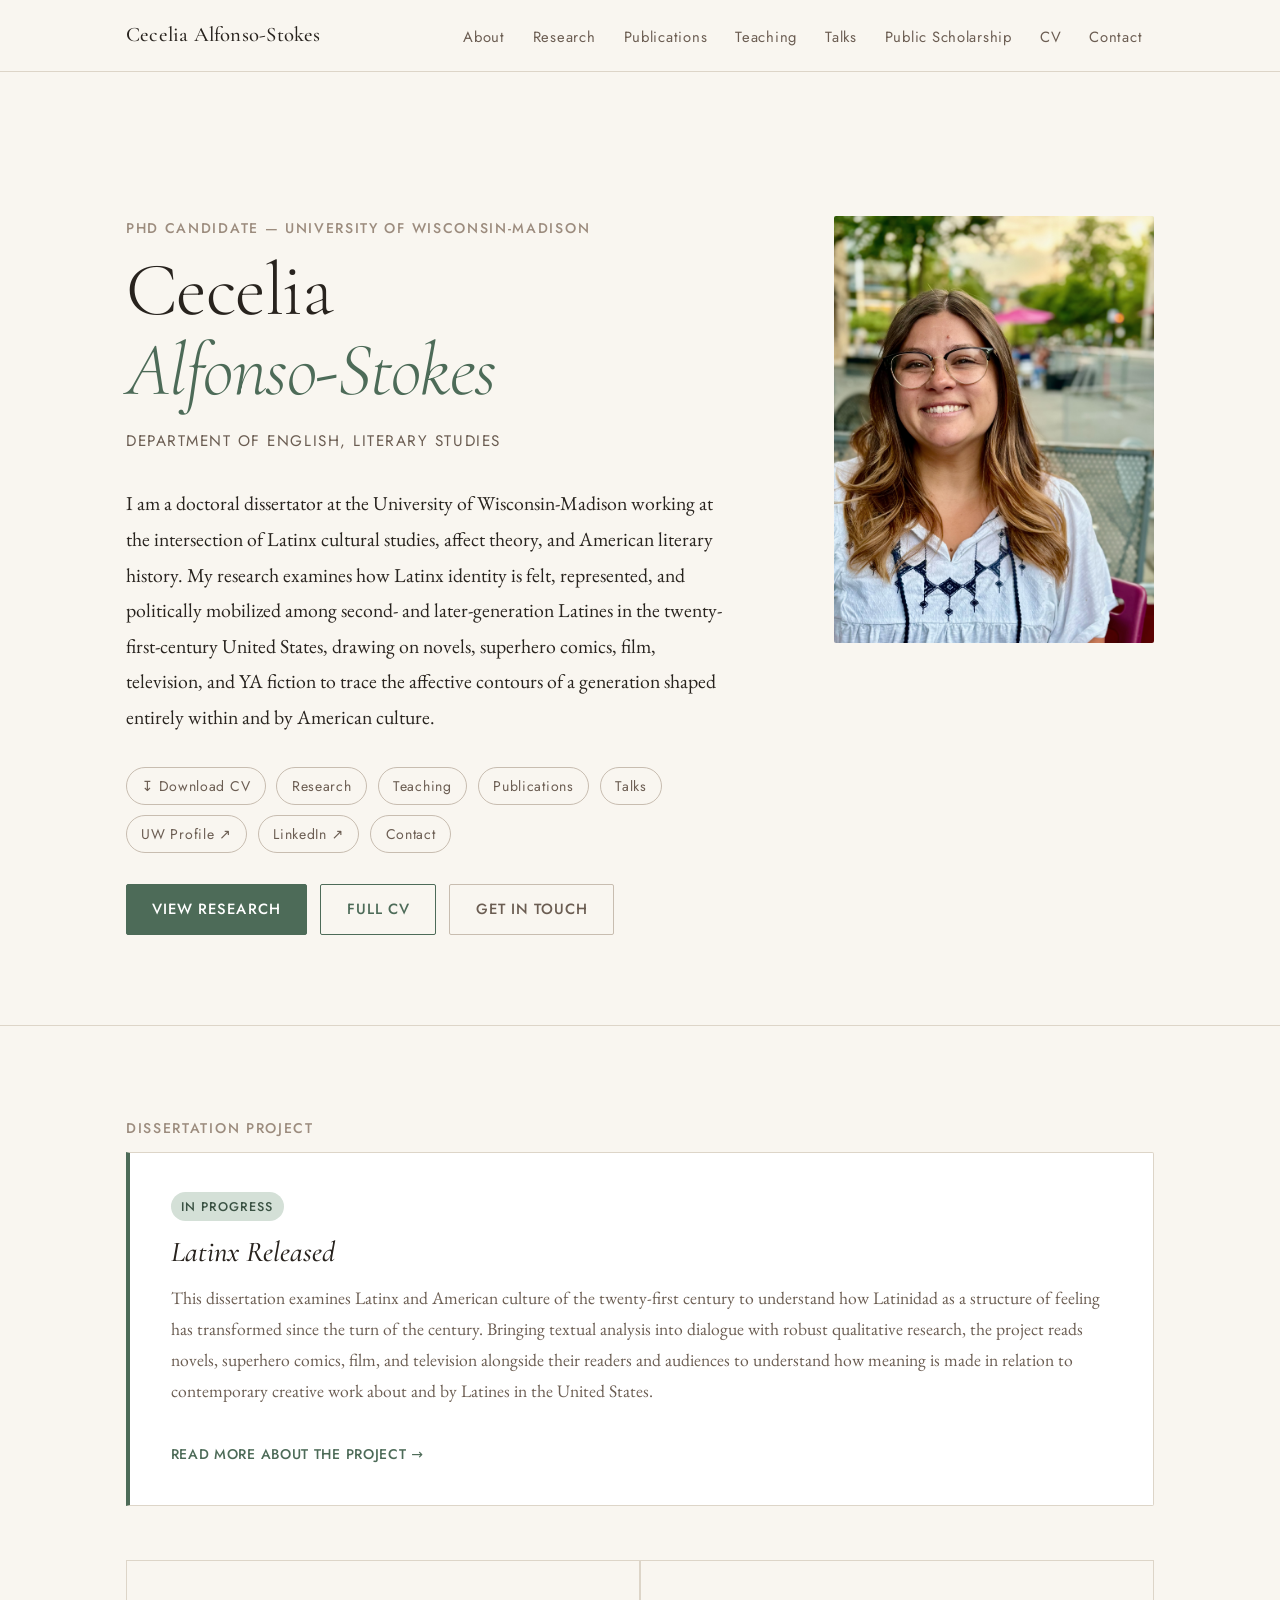
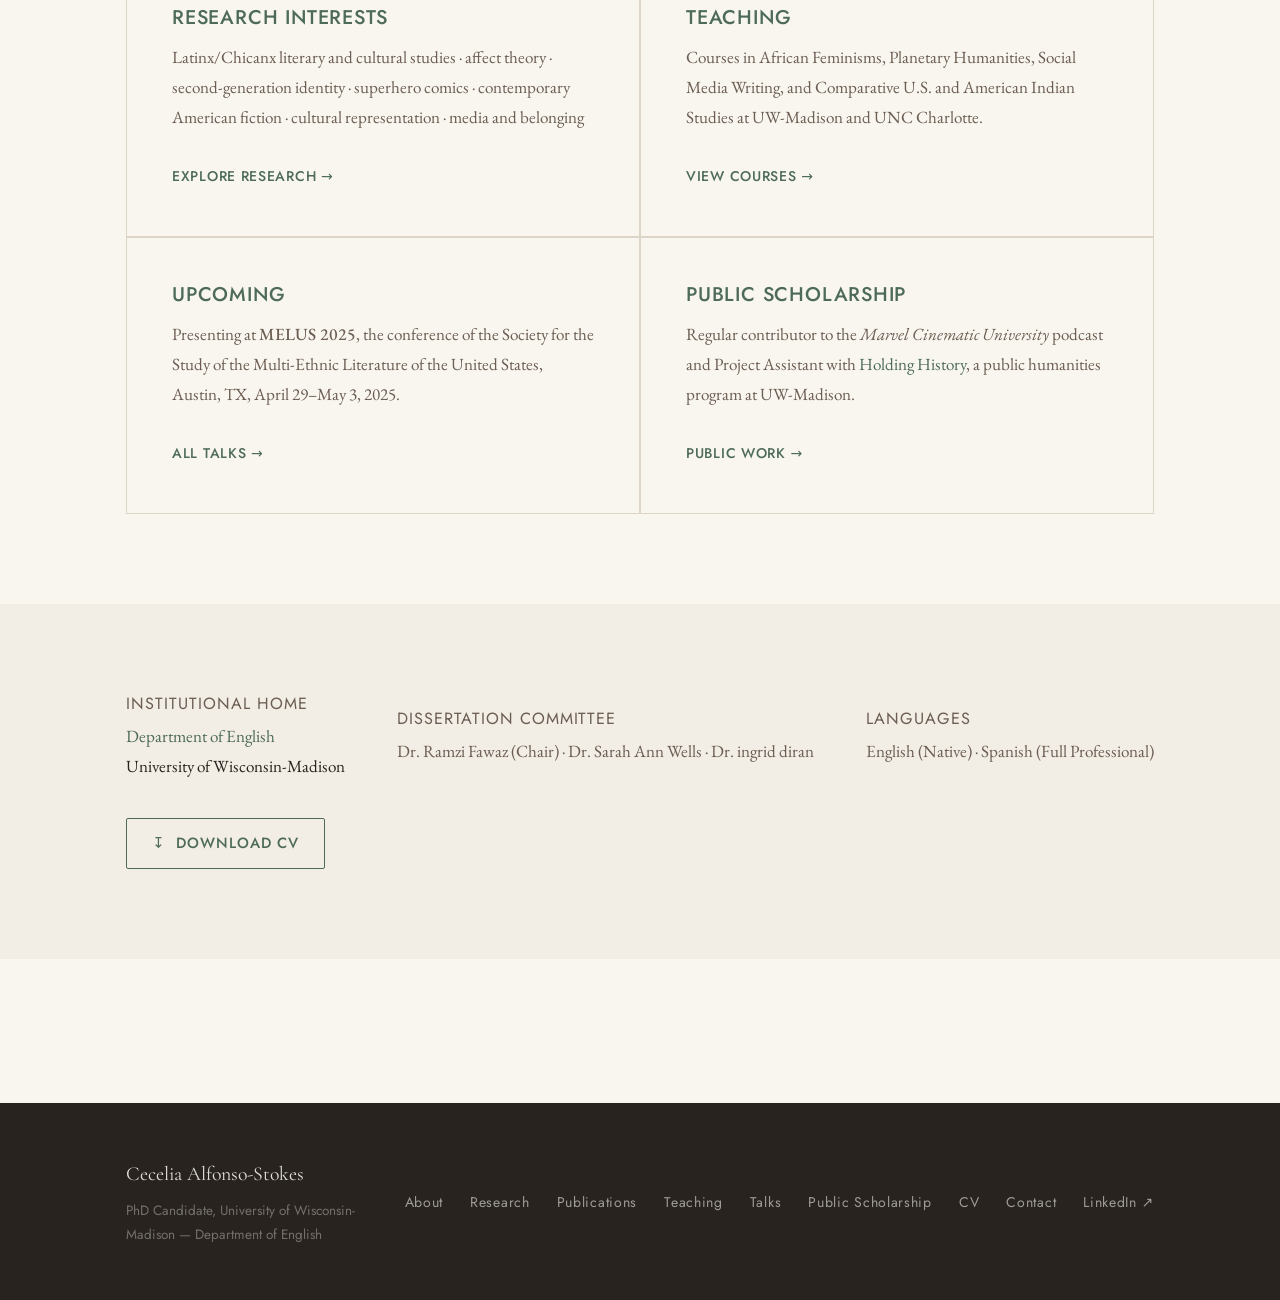
<file: index.html>
<!DOCTYPE html>
<html lang="en">
<head>
  <meta charset="UTF-8" />
  <meta name="viewport" content="width=device-width, initial-scale=1.0" />
  <title>Cecelia Alfonso-Stokes | PhD Candidate, UW-Madison</title>
  <meta name="description" content="Cecelia Alfonso-Stokes is a doctoral dissertator in the Department of English at the University of Wisconsin-Madison. She works in Latinx cultural and literary studies, examining identity, affect, and American media in the twenty-first century." />
  <meta name="author" content="Cecelia Alfonso-Stokes" />
  <!-- Open Graph -->
  <meta property="og:title" content="Cecelia Alfonso-Stokes" />
  <meta property="og:description" content="PhD Candidate in Literary Studies, UW-Madison. Research in Latinx cultural and literary studies." />
  <meta property="og:type" content="website" />
  <meta property="og:url" content="https://ceceliaalfonsostokes.com" />
  <!-- Favicon -->
  <link rel="icon" href="favicon.svg" type="image/svg+xml" />
  <link rel="stylesheet" href="css/style.css" />
</head>
<body>

  <!-- Navigation -->
  <nav class="site-nav" aria-label="Main navigation">
    <div class="nav-inner">
      <a href="index.html" class="nav-logo">Cecelia Alfonso-Stokes</a>
      <button class="nav-toggle" aria-label="Toggle navigation" aria-expanded="false">
        <span></span><span></span><span></span>
      </button>
      <ul class="nav-links" role="list">
        <li><a href="about.html">About</a></li>
        <li><a href="research.html">Research</a></li>
        <li><a href="publications.html">Publications</a></li>
        <li><a href="teaching.html">Teaching</a></li>
        <li><a href="talks.html">Talks</a></li>
        <li><a href="public-scholarship.html">Public Scholarship</a></li>
        <li><a href="cv.html">CV</a></li>
        <li><a href="contact.html">Contact</a></li>
      </ul>
    </div>
  </nav>

  <!-- Hero -->
  <header class="hero">
    <div class="container">
      <div class="hero-grid">
        <div class="hero-content">
          <span class="eyebrow">PhD Candidate &mdash; University of Wisconsin-Madison</span>
          <h1 class="hero-name">Cecelia<br><em>Alfonso-Stokes</em></h1>
          <p class="hero-title">Department of English, Literary Studies</p>
          <p class="hero-bio">
            I am a doctoral dissertator at the University of Wisconsin-Madison working at the intersection of Latinx cultural studies, affect theory, and American literary history. My research examines how Latinx identity is felt, represented, and politically mobilized among second- and later-generation Latines in the twenty-first-century United States, drawing on novels, superhero comics, film, television, and YA fiction to trace the affective contours of a generation shaped entirely within and by American culture.
          </p>
          <div class="quick-links mb-md">
            <a href="files/cv.pdf" class="quick-link" target="_blank" rel="noopener">&#8615; Download CV</a>
            <a href="research.html" class="quick-link">Research</a>
            <a href="teaching.html" class="quick-link">Teaching</a>
            <a href="publications.html" class="quick-link">Publications</a>
            <a href="talks.html" class="quick-link">Talks</a>
            <a href="https://english.wisc.edu/staff/alfonso-stokes-cecelia/" class="quick-link" target="_blank" rel="noopener">UW Profile &#8599;</a>
            <a href="https://www.linkedin.com/in/cecelia-alfonso-stokes-1997581bb/" class="quick-link" target="_blank" rel="noopener">LinkedIn &#8599;</a>
            <a href="contact.html" class="quick-link">Contact</a>
          </div>
          <div class="btn-group">
            <a href="research.html" class="btn btn--primary">View Research</a>
            <a href="cv.html" class="btn btn--outline">Full CV</a>
            <a href="mailto:cmstokes@wisc.edu" class="btn btn--ghost">Get in Touch</a>
          </div>
        </div>
        <div class="hero-photo-wrap">
          <!-- REPLACE: swap src to "images/headshot.jpg" once confirmed -->
          <img
            src="images/headshot.jpg"
            alt="Portrait of Cecelia Alfonso-Stokes"
            class="hero-photo"
            onerror="this.outerHTML='<div class=\'hero-photo-placeholder\'>Photo<br>Coming Soon</div>'"
          />
        </div>
      </div>
    </div>
  </header>

  <!-- Featured Research -->
  <section class="section">
    <div class="container">
      <span class="eyebrow">Dissertation Project</span>
      <div class="featured-card mb-lg">
        <span class="badge badge--forthcoming" style="margin-bottom:0.75rem;">In Progress</span>
        <h3><em>Latinx Released</em></h3>
        <p>
          This dissertation examines Latinx and American culture of the twenty-first century to understand how Latinidad as a structure of feeling has transformed since the turn of the century. Bringing textual analysis into dialogue with robust qualitative research, the project reads novels, superhero comics, film, and television alongside their readers and audiences to understand how meaning is made in relation to contemporary creative work about and by Latines in the United States.
        </p>
        <a href="research.html" class="entry-link">Read more about the project &rarr;</a>
      </div>

      <!-- Snapshot grid -->
      <div class="home-sections">
        <div class="home-section-block">
          <h4>Research Interests</h4>
          <p>Latinx/Chicanx literary and cultural studies &middot; affect theory &middot; second-generation identity &middot; superhero comics &middot; contemporary American fiction &middot; cultural representation &middot; media and belonging</p>
          <a href="research.html" class="entry-link">Explore research &rarr;</a>
        </div>
        <div class="home-section-block">
          <h4>Teaching</h4>
          <p>Courses in African Feminisms, Planetary Humanities, Social Media Writing, and Comparative U.S. and American Indian Studies at UW-Madison and UNC Charlotte.</p>
          <a href="teaching.html" class="entry-link">View courses &rarr;</a>
        </div>
        <div class="home-section-block">
          <h4>Upcoming</h4>
          <p>Presenting at <strong>MELUS 2025</strong>, the conference of the Society for the Study of the Multi-Ethnic Literature of the United States, Austin, TX, April 29&ndash;May 3, 2025.</p>
          <a href="talks.html" class="entry-link">All talks &rarr;</a>
        </div>
        <div class="home-section-block">
          <h4>Public Scholarship</h4>
          <p>Regular contributor to the <em>Marvel Cinematic University</em> podcast and Project Assistant with <a href="https://www.holdinghistory.org/meet-the-team" target="_blank" rel="noopener">Holding History</a>, a public humanities program at UW-Madison.</p>
          <a href="public-scholarship.html" class="entry-link">Public work &rarr;</a>
        </div>
      </div>
    </div>
  </section>

  <!-- Affiliations bar -->
  <section class="section section--alt">
    <div class="container">
      <div style="display:flex; flex-wrap:wrap; gap:2rem; align-items:center; justify-content:space-between;">
        <div>
          <h5>Institutional Home</h5>
          <p style="margin-top:0.5rem; font-size:0.95rem;">
            <a href="https://english.wisc.edu/staff/alfonso-stokes-cecelia/" target="_blank" rel="noopener">Department of English</a><br>
            University of Wisconsin-Madison
          </p>
        </div>
        <div>
          <h5>Dissertation Committee</h5>
          <p style="margin-top:0.5rem; font-size:0.95rem; color:var(--color-text-mid);">
            Dr. Ramzi Fawaz (Chair) &middot; Dr. Sarah Ann Wells &middot; Dr. ingrid diran
          </p>
        </div>
        <div>
          <h5>Languages</h5>
          <p style="margin-top:0.5rem; font-size:0.95rem; color:var(--color-text-mid);">
            English (Native) &middot; Spanish (Full Professional)
          </p>
        </div>
        <div>
          <a href="files/cv.pdf" class="btn btn--outline" target="_blank" rel="noopener">&#8615;&nbsp; Download CV</a>
        </div>
      </div>
    </div>
  </section>

  <!-- Footer -->
  <footer class="site-footer">
    <div class="footer-inner">
      <div>
        <p class="footer-name">Cecelia Alfonso-Stokes</p>
        <p class="footer-copy">PhD Candidate, University of Wisconsin-Madison &mdash; Department of English</p>
      </div>
      <nav class="footer-links" aria-label="Footer navigation">
        <a href="about.html">About</a>
        <a href="research.html">Research</a>
        <a href="publications.html">Publications</a>
        <a href="teaching.html">Teaching</a>
        <a href="talks.html">Talks</a>
        <a href="public-scholarship.html">Public Scholarship</a>
        <a href="cv.html">CV</a>
        <a href="contact.html">Contact</a>
        <a href="https://www.linkedin.com/in/cecelia-alfonso-stokes-1997581bb/" target="_blank" rel="noopener">LinkedIn &#8599;</a>
      </nav>
    </div>
  </footer>

  <script src="js/main.js"></script>
  <script defer src="https://cdn.vercel-insights.com/v1/script.js"></script>
</body>
</html>
</file>
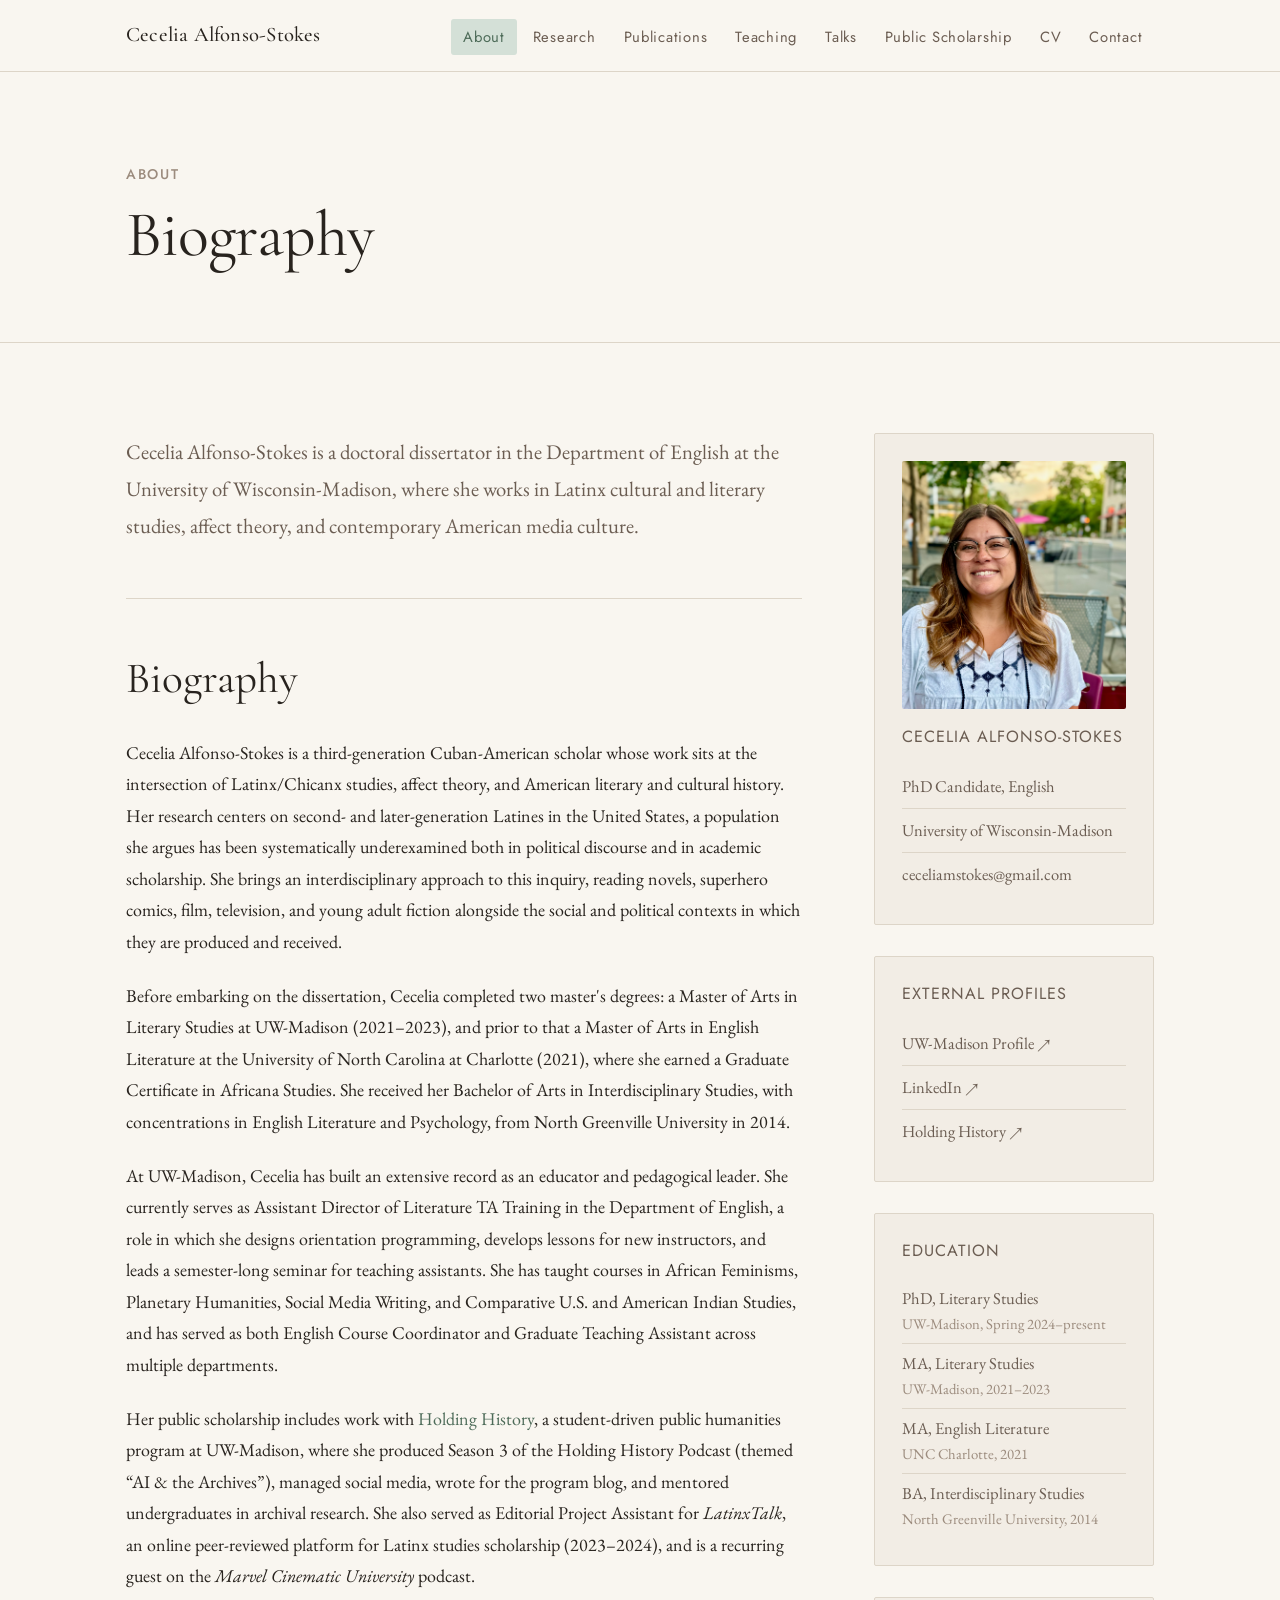
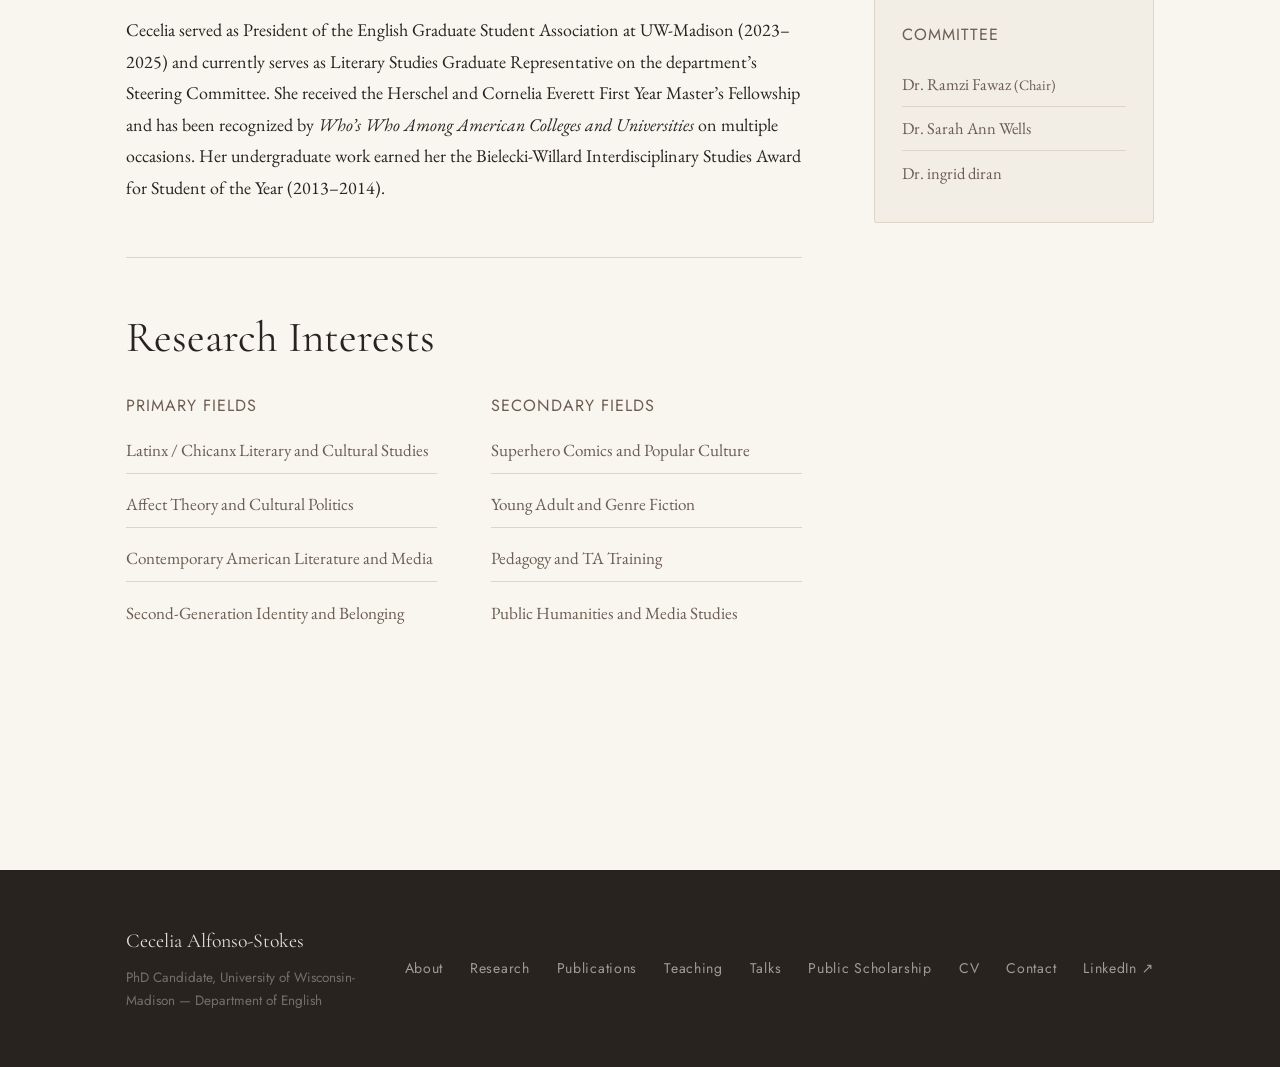
<file: about.html>
<!DOCTYPE html>
<html lang="en">
<head>
  <meta charset="UTF-8" />
  <meta name="viewport" content="width=device-width, initial-scale=1.0" />
  <title>About | Cecelia Alfonso-Stokes</title>
  <meta name="description" content="About Cecelia Alfonso-Stokes — PhD Candidate in Literary Studies at the University of Wisconsin-Madison, specializing in Latinx cultural and literary studies." />
  <link rel="icon" href="favicon.svg" type="image/svg+xml" />
  <link rel="stylesheet" href="css/style.css" />
</head>
<body>

  <nav class="site-nav" aria-label="Main navigation">
    <div class="nav-inner">
      <a href="index.html" class="nav-logo">Cecelia Alfonso-Stokes</a>
      <button class="nav-toggle" aria-label="Toggle navigation" aria-expanded="false">
        <span></span><span></span><span></span>
      </button>
      <ul class="nav-links" role="list">
        <li><a href="about.html" class="active">About</a></li>
        <li><a href="research.html">Research</a></li>
        <li><a href="publications.html">Publications</a></li>
        <li><a href="teaching.html">Teaching</a></li>
        <li><a href="talks.html">Talks</a></li>
        <li><a href="public-scholarship.html">Public Scholarship</a></li>
        <li><a href="cv.html">CV</a></li>
        <li><a href="contact.html">Contact</a></li>
      </ul>
    </div>
  </nav>

  <header class="page-header">
    <div class="container">
      <span class="eyebrow">About</span>
      <h1>Biography</h1>
    </div>
  </header>

  <main>
    <section class="section">
      <div class="container">
        <div class="sidebar-layout">
          <!-- Main bio -->
          <div>
            <p class="lead">
              Cecelia Alfonso-Stokes is a doctoral dissertator in the Department of English at the University of Wisconsin-Madison, where she works in Latinx cultural and literary studies, affect theory, and contemporary American media culture.
            </p>

            <hr class="rule" />

            <h2 class="mb-md">Biography</h2>

            <p>
              Cecelia Alfonso-Stokes is a third-generation Cuban-American scholar whose work sits at the intersection of Latinx/Chicanx studies, affect theory, and American literary and cultural history. Her research centers on second- and later-generation Latines in the United States, a population she argues has been systematically underexamined both in political discourse and in academic scholarship. She brings an interdisciplinary approach to this inquiry, reading novels, superhero comics, film, television, and young adult fiction alongside the social and political contexts in which they are produced and received.
            </p>

            <p>
              Before embarking on the dissertation, Cecelia completed two master's degrees: a Master of Arts in Literary Studies at UW-Madison (2021&ndash;2023), and prior to that a Master of Arts in English Literature at the University of North Carolina at Charlotte (2021), where she earned a Graduate Certificate in Africana Studies. She received her Bachelor of Arts in Interdisciplinary Studies, with concentrations in English Literature and Psychology, from North Greenville University in 2014.
            </p>

            <p>
              At UW-Madison, Cecelia has built an extensive record as an educator and pedagogical leader. She currently serves as Assistant Director of Literature TA Training in the Department of English, a role in which she designs orientation programming, develops lessons for new instructors, and leads a semester-long seminar for teaching assistants. She has taught courses in African Feminisms, Planetary Humanities, Social Media Writing, and Comparative U.S. and American Indian Studies, and has served as both English Course Coordinator and Graduate Teaching Assistant across multiple departments.
            </p>

            <p>
              Her public scholarship includes work with <a href="https://www.holdinghistory.org/meet-the-team" target="_blank" rel="noopener">Holding History</a>, a student-driven public humanities program at UW-Madison, where she produced Season 3 of the Holding History Podcast (themed &ldquo;AI &amp; the Archives&rdquo;), managed social media, wrote for the program blog, and mentored undergraduates in archival research. She also served as Editorial Project Assistant for <em>LatinxTalk</em>, an online peer-reviewed platform for Latinx studies scholarship (2023&ndash;2024), and is a recurring guest on the <em>Marvel Cinematic University</em> podcast.
            </p>

            <p>
              Cecelia served as President of the English Graduate Student Association at UW-Madison (2023&ndash;2025) and currently serves as Literary Studies Graduate Representative on the department&rsquo;s Steering Committee. She received the Herschel and Cornelia Everett First Year Master&rsquo;s Fellowship and has been recognized by <em>Who&rsquo;s Who Among American Colleges and Universities</em> on multiple occasions. Her undergraduate work earned her the Bielecki-Willard Interdisciplinary Studies Award for Student of the Year (2013&ndash;2014).
            </p>

            <hr class="rule" />

            <h2 class="mb-md">Research Interests</h2>

            <div class="two-col">
              <div>
                <h5 style="margin-bottom:0.75rem;">Primary Fields</h5>
                <ul style="list-style:none; display:flex; flex-direction:column; gap:0.5rem;">
                  <li style="font-size:0.95rem; padding:0.4rem 0; border-bottom:1px solid var(--color-rule); color:var(--color-text-mid);">Latinx / Chicanx Literary and Cultural Studies</li>
                  <li style="font-size:0.95rem; padding:0.4rem 0; border-bottom:1px solid var(--color-rule); color:var(--color-text-mid);">Affect Theory and Cultural Politics</li>
                  <li style="font-size:0.95rem; padding:0.4rem 0; border-bottom:1px solid var(--color-rule); color:var(--color-text-mid);">Contemporary American Literature and Media</li>
                  <li style="font-size:0.95rem; padding:0.4rem 0; color:var(--color-text-mid);">Second-Generation Identity and Belonging</li>
                </ul>
              </div>
              <div>
                <h5 style="margin-bottom:0.75rem;">Secondary Fields</h5>
                <ul style="list-style:none; display:flex; flex-direction:column; gap:0.5rem;">
                  <li style="font-size:0.95rem; padding:0.4rem 0; border-bottom:1px solid var(--color-rule); color:var(--color-text-mid);">Superhero Comics and Popular Culture</li>
                  <li style="font-size:0.95rem; padding:0.4rem 0; border-bottom:1px solid var(--color-rule); color:var(--color-text-mid);">Young Adult and Genre Fiction</li>
                  <li style="font-size:0.95rem; padding:0.4rem 0; border-bottom:1px solid var(--color-rule); color:var(--color-text-mid);">Pedagogy and TA Training</li>
                  <li style="font-size:0.95rem; padding:0.4rem 0; color:var(--color-text-mid);">Public Humanities and Media Studies</li>
                </ul>
              </div>
            </div>
          </div>

          <!-- Sidebar -->
          <aside>
            <div class="sidebar-box mb-md">
              <img
                src="images/headshot.jpg"
                alt="Cecelia Alfonso-Stokes"
                style="width:100%; border-radius:2px; margin-bottom:1rem;"
                onerror="this.style.display='none'"
              />
              <h5>Cecelia Alfonso-Stokes</h5>
              <ul>
                <li>PhD Candidate, English</li>
                <li>University of Wisconsin-Madison</li>
                <li><a href="mailto:ceceliamstokes@gmail.com">ceceliamstokes@gmail.com</a></li>
              </ul>
            </div>

            <div class="sidebar-box mb-md">
              <h5>External Profiles</h5>
              <ul>
                <li><a href="https://english.wisc.edu/staff/alfonso-stokes-cecelia/" target="_blank" rel="noopener">UW-Madison Profile &#8599;</a></li>
                <li><a href="https://www.linkedin.com/in/cecelia-alfonso-stokes-1997581bb/" target="_blank" rel="noopener">LinkedIn &#8599;</a></li>
                <li><a href="https://www.holdinghistory.org/meet-the-team" target="_blank" rel="noopener">Holding History &#8599;</a></li>
              </ul>
            </div>

            <div class="sidebar-box mb-md">
              <h5>Education</h5>
              <ul>
                <li style="line-height:1.5;">PhD, Literary Studies<br><span style="font-size:0.82rem; color:var(--color-text-light);">UW-Madison, Spring 2024&ndash;present</span></li>
                <li style="line-height:1.5;">MA, Literary Studies<br><span style="font-size:0.82rem; color:var(--color-text-light);">UW-Madison, 2021&ndash;2023</span></li>
                <li style="line-height:1.5;">MA, English Literature<br><span style="font-size:0.82rem; color:var(--color-text-light);">UNC Charlotte, 2021</span></li>
                <li style="line-height:1.5;">BA, Interdisciplinary Studies<br><span style="font-size:0.82rem; color:var(--color-text-light);">North Greenville University, 2014</span></li>
              </ul>
            </div>

            <div class="sidebar-box">
              <h5>Committee</h5>
              <ul>
                <li>Dr. Ramzi Fawaz <span style="font-size:0.8rem; color:var(--color-text-light;">(Chair)</span></li>
                <li>Dr. Sarah Ann Wells</li>
                <li>Dr. ingrid diran</li>
              </ul>
            </div>
          </aside>
        </div>
      </div>
    </section>
  </main>

  <footer class="site-footer">
    <div class="footer-inner">
      <div>
        <p class="footer-name">Cecelia Alfonso-Stokes</p>
        <p class="footer-copy">PhD Candidate, University of Wisconsin-Madison &mdash; Department of English</p>
      </div>
      <nav class="footer-links" aria-label="Footer navigation">
        <a href="about.html">About</a>
        <a href="research.html">Research</a>
        <a href="publications.html">Publications</a>
        <a href="teaching.html">Teaching</a>
        <a href="talks.html">Talks</a>
        <a href="public-scholarship.html">Public Scholarship</a>
        <a href="cv.html">CV</a>
        <a href="contact.html">Contact</a>
        <a href="https://www.linkedin.com/in/cecelia-alfonso-stokes-1997581bb/" target="_blank" rel="noopener">LinkedIn &#8599;</a>
      </nav>
    </div>
  </footer>

  <script src="js/main.js"></script>
  <script defer src="https://cdn.vercel-insights.com/v1/script.js"></script>
</body>
</html>
</file>
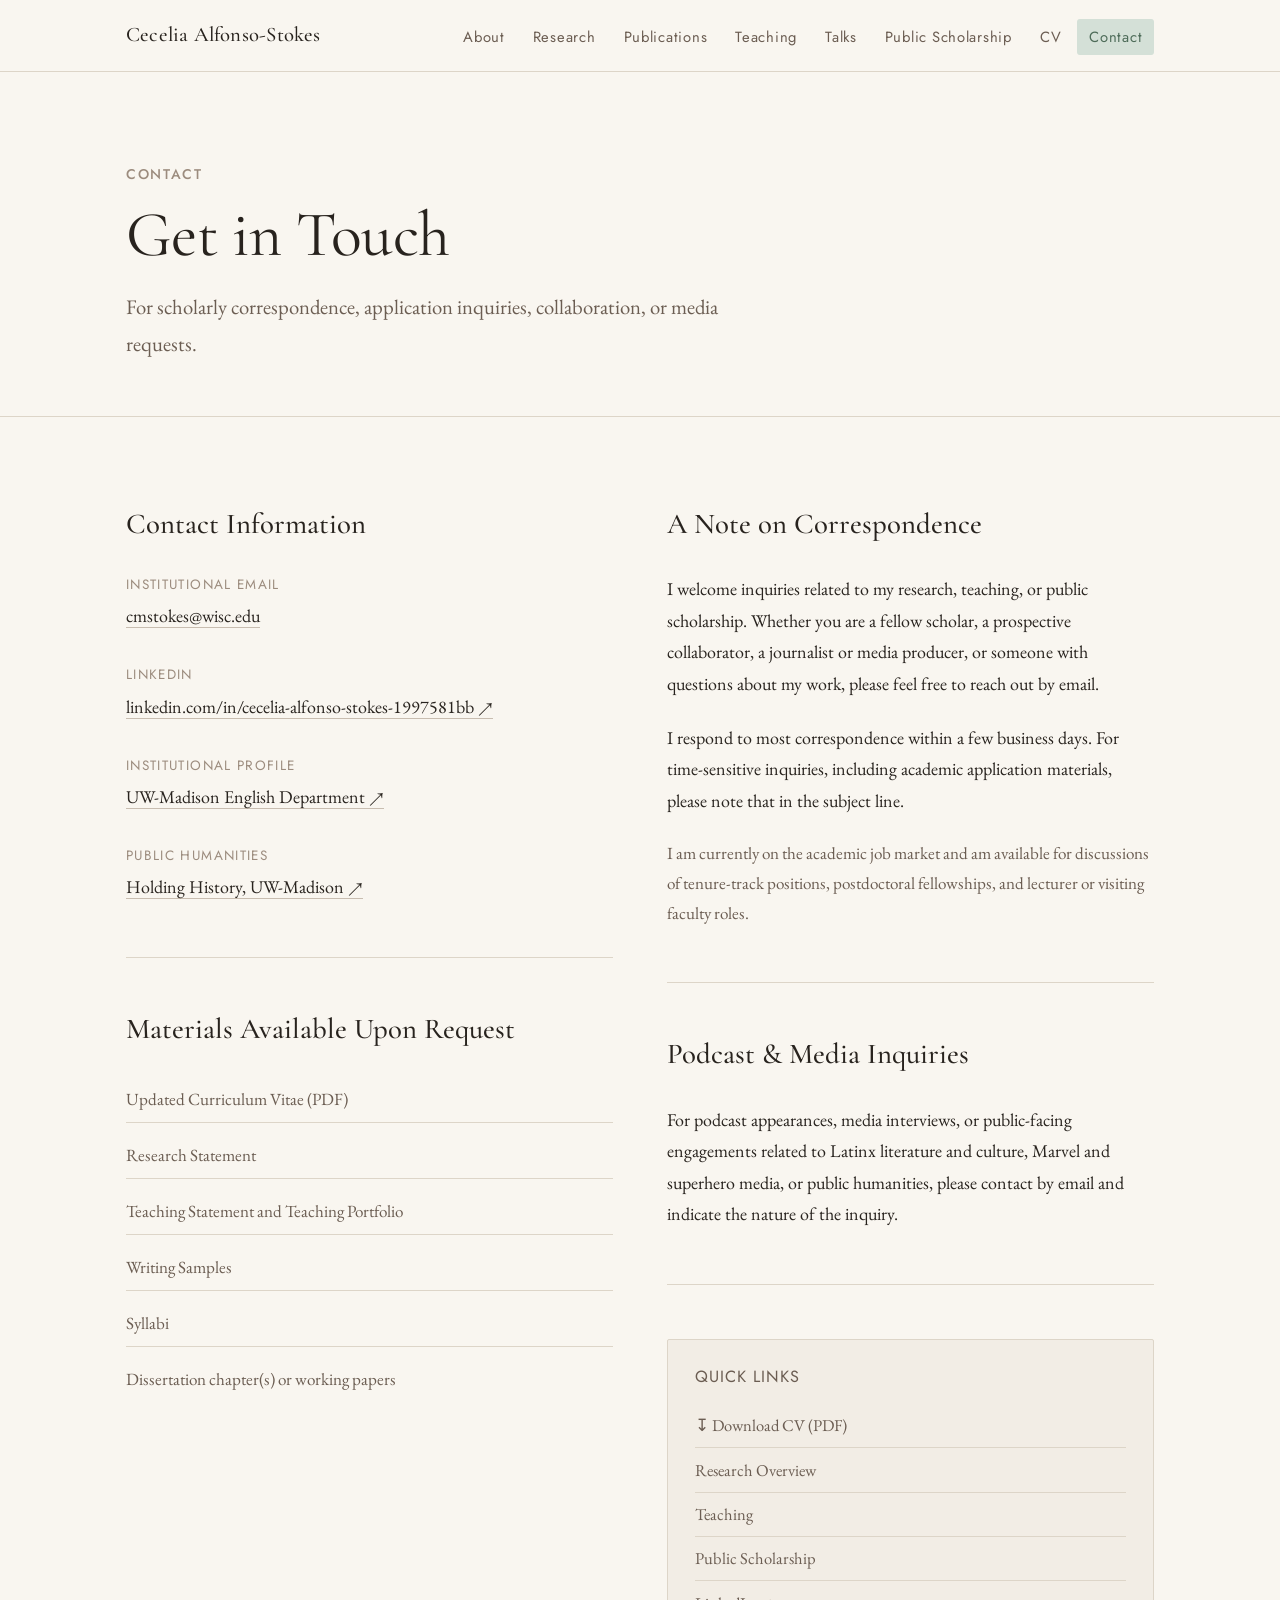
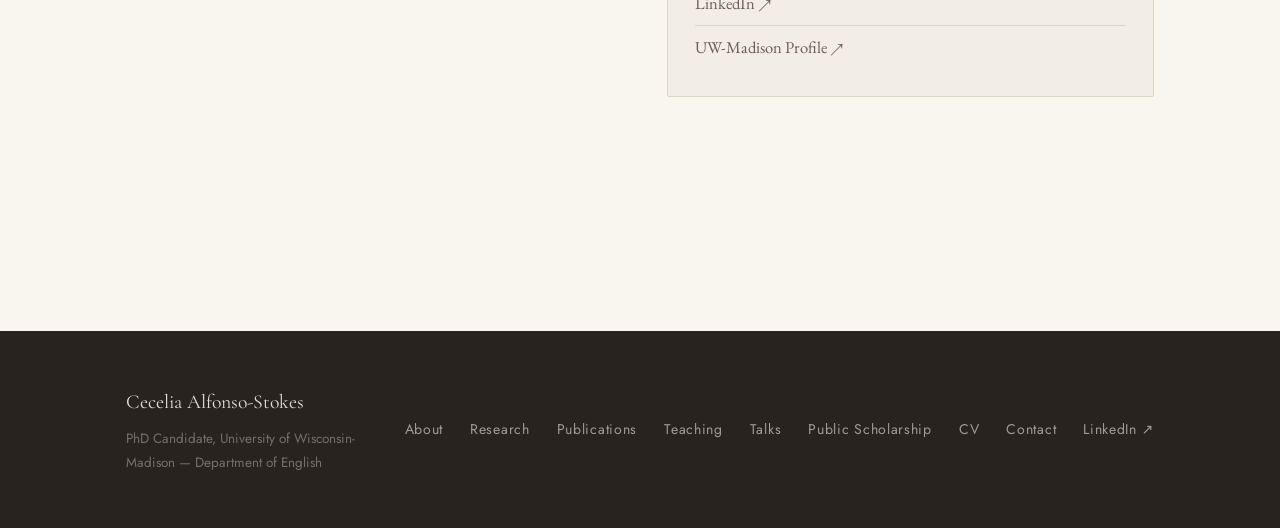
<file: contact.html>
<!DOCTYPE html>
<html lang="en">
<head>
  <meta charset="UTF-8" />
  <meta name="viewport" content="width=device-width, initial-scale=1.0" />
  <title>Contact | Cecelia Alfonso-Stokes</title>
  <meta name="description" content="Contact Cecelia Alfonso-Stokes — PhD Candidate in Literary Studies at UW-Madison." />
  <link rel="icon" href="favicon.svg" type="image/svg+xml" />
  <link rel="stylesheet" href="css/style.css" />
</head>
<body>

  <nav class="site-nav" aria-label="Main navigation">
    <div class="nav-inner">
      <a href="index.html" class="nav-logo">Cecelia Alfonso-Stokes</a>
      <button class="nav-toggle" aria-label="Toggle navigation" aria-expanded="false">
        <span></span><span></span><span></span>
      </button>
      <ul class="nav-links" role="list">
        <li><a href="about.html">About</a></li>
        <li><a href="research.html">Research</a></li>
        <li><a href="publications.html">Publications</a></li>
        <li><a href="teaching.html">Teaching</a></li>
        <li><a href="talks.html">Talks</a></li>
        <li><a href="public-scholarship.html">Public Scholarship</a></li>
        <li><a href="cv.html">CV</a></li>
        <li><a href="contact.html" class="active">Contact</a></li>
      </ul>
    </div>
  </nav>

  <header class="page-header">
    <div class="container">
      <span class="eyebrow">Contact</span>
      <h1>Get in Touch</h1>
      <p class="lead">For scholarly correspondence, application inquiries, collaboration, or media requests.</p>
    </div>
  </header>

  <main>
    <section class="section">
      <div class="container">
        <div class="two-col">

          <!-- Contact details -->
          <div>
            <h3 class="mb-md">Contact Information</h3>

            <div style="display:flex; flex-direction:column; gap:1.75rem; margin-bottom:2.5rem;">

              <div class="contact-item">
                <span class="contact-label">Institutional Email</span>
                <span class="contact-value">
                  <a href="mailto:cmstokes@wisc.edu">cmstokes@wisc.edu</a>
                </span>
              </div>

              <div class="contact-item">
                <span class="contact-label">LinkedIn</span>
                <span class="contact-value">
                  <a href="https://www.linkedin.com/in/cecelia-alfonso-stokes-1997581bb/" target="_blank" rel="noopener">linkedin.com/in/cecelia-alfonso-stokes-1997581bb &#8599;</a>
                </span>
              </div>

              <div class="contact-item">
                <span class="contact-label">Institutional Profile</span>
                <span class="contact-value">
                  <a href="https://english.wisc.edu/staff/alfonso-stokes-cecelia/" target="_blank" rel="noopener">UW-Madison English Department &#8599;</a>
                </span>
              </div>

              <div class="contact-item">
                <span class="contact-label">Public Humanities</span>
                <span class="contact-value">
                  <a href="https://www.holdinghistory.org/meet-the-team" target="_blank" rel="noopener">Holding History, UW-Madison &#8599;</a>
                </span>
              </div>

              <!-- PLACEHOLDER: add institutional email once assigned -->
              <!--
              <div class="contact-item">
                <span class="contact-label">Institutional Email</span>
                <span class="contact-value">
                  <a href="mailto:[uwnetid]@wisc.edu">[uwnetid]@wisc.edu</a>
                </span>
              </div>
              -->

            </div>

            <hr class="rule" />

            <h3 class="mb-md">Materials Available Upon Request</h3>
            <ul style="list-style:none; display:flex; flex-direction:column; gap:0.6rem;">
              <li style="font-size:0.95rem; color:var(--color-text-mid); padding:0.4rem 0; border-bottom:1px solid var(--color-rule);">Updated Curriculum Vitae (PDF)</li>
              <li style="font-size:0.95rem; color:var(--color-text-mid); padding:0.4rem 0; border-bottom:1px solid var(--color-rule);">Research Statement</li>
              <li style="font-size:0.95rem; color:var(--color-text-mid); padding:0.4rem 0; border-bottom:1px solid var(--color-rule);">Teaching Statement and Teaching Portfolio</li>
              <li style="font-size:0.95rem; color:var(--color-text-mid); padding:0.4rem 0; border-bottom:1px solid var(--color-rule);">Writing Samples</li>
              <li style="font-size:0.95rem; color:var(--color-text-mid); padding:0.4rem 0; border-bottom:1px solid var(--color-rule);">Syllabi</li>
              <li style="font-size:0.95rem; color:var(--color-text-mid); padding:0.4rem 0;">Dissertation chapter(s) or working papers</li>
            </ul>
          </div>

          <!-- Note / context -->
          <div>
            <h3 class="mb-md">A Note on Correspondence</h3>
            <p>
              I welcome inquiries related to my research, teaching, or public scholarship. Whether you are a fellow scholar, a prospective collaborator, a journalist or media producer, or someone with questions about my work, please feel free to reach out by email.
            </p>
            <p>
              I respond to most correspondence within a few business days. For time-sensitive inquiries, including academic application materials, please note that in the subject line.
            </p>
            <p style="color:var(--color-text-mid); font-size:0.95rem;">
              I am currently on the academic job market and am available for discussions of tenure-track positions, postdoctoral fellowships, and lecturer or visiting faculty roles.
            </p>

            <hr class="rule" />

            <h3 class="mb-md" style="margin-top:var(--space-md);">Podcast &amp; Media Inquiries</h3>
            <p>
              For podcast appearances, media interviews, or public-facing engagements related to Latinx literature and culture, Marvel and superhero media, or public humanities, please contact by email and indicate the nature of the inquiry.
            </p>

            <hr class="rule" />

            <div class="sidebar-box" style="margin-top:var(--space-md);">
              <h5>Quick Links</h5>
              <ul>
                <li><a href="files/cv.pdf" target="_blank" rel="noopener">&#8615; Download CV (PDF)</a></li>
                <li><a href="research.html">Research Overview</a></li>
                <li><a href="teaching.html">Teaching</a></li>
                <li><a href="public-scholarship.html">Public Scholarship</a></li>
                <li><a href="https://www.linkedin.com/in/cecelia-alfonso-stokes-1997581bb/" target="_blank" rel="noopener">LinkedIn &#8599;</a></li>
                <li><a href="https://english.wisc.edu/staff/alfonso-stokes-cecelia/" target="_blank" rel="noopener">UW-Madison Profile &#8599;</a></li>
              </ul>
            </div>
          </div>

        </div>
      </div>
    </section>
  </main>

  <footer class="site-footer">
    <div class="footer-inner">
      <div>
        <p class="footer-name">Cecelia Alfonso-Stokes</p>
        <p class="footer-copy">PhD Candidate, University of Wisconsin-Madison &mdash; Department of English</p>
      </div>
      <nav class="footer-links" aria-label="Footer navigation">
        <a href="about.html">About</a>
        <a href="research.html">Research</a>
        <a href="publications.html">Publications</a>
        <a href="teaching.html">Teaching</a>
        <a href="talks.html">Talks</a>
        <a href="public-scholarship.html">Public Scholarship</a>
        <a href="cv.html">CV</a>
        <a href="contact.html">Contact</a>
        <a href="https://www.linkedin.com/in/cecelia-alfonso-stokes-1997581bb/" target="_blank" rel="noopener">LinkedIn &#8599;</a>
      </nav>
    </div>
  </footer>

  <script src="js/main.js"></script>
  <script defer src="https://cdn.vercel-insights.com/v1/script.js"></script>
</body>
</html>
</file>
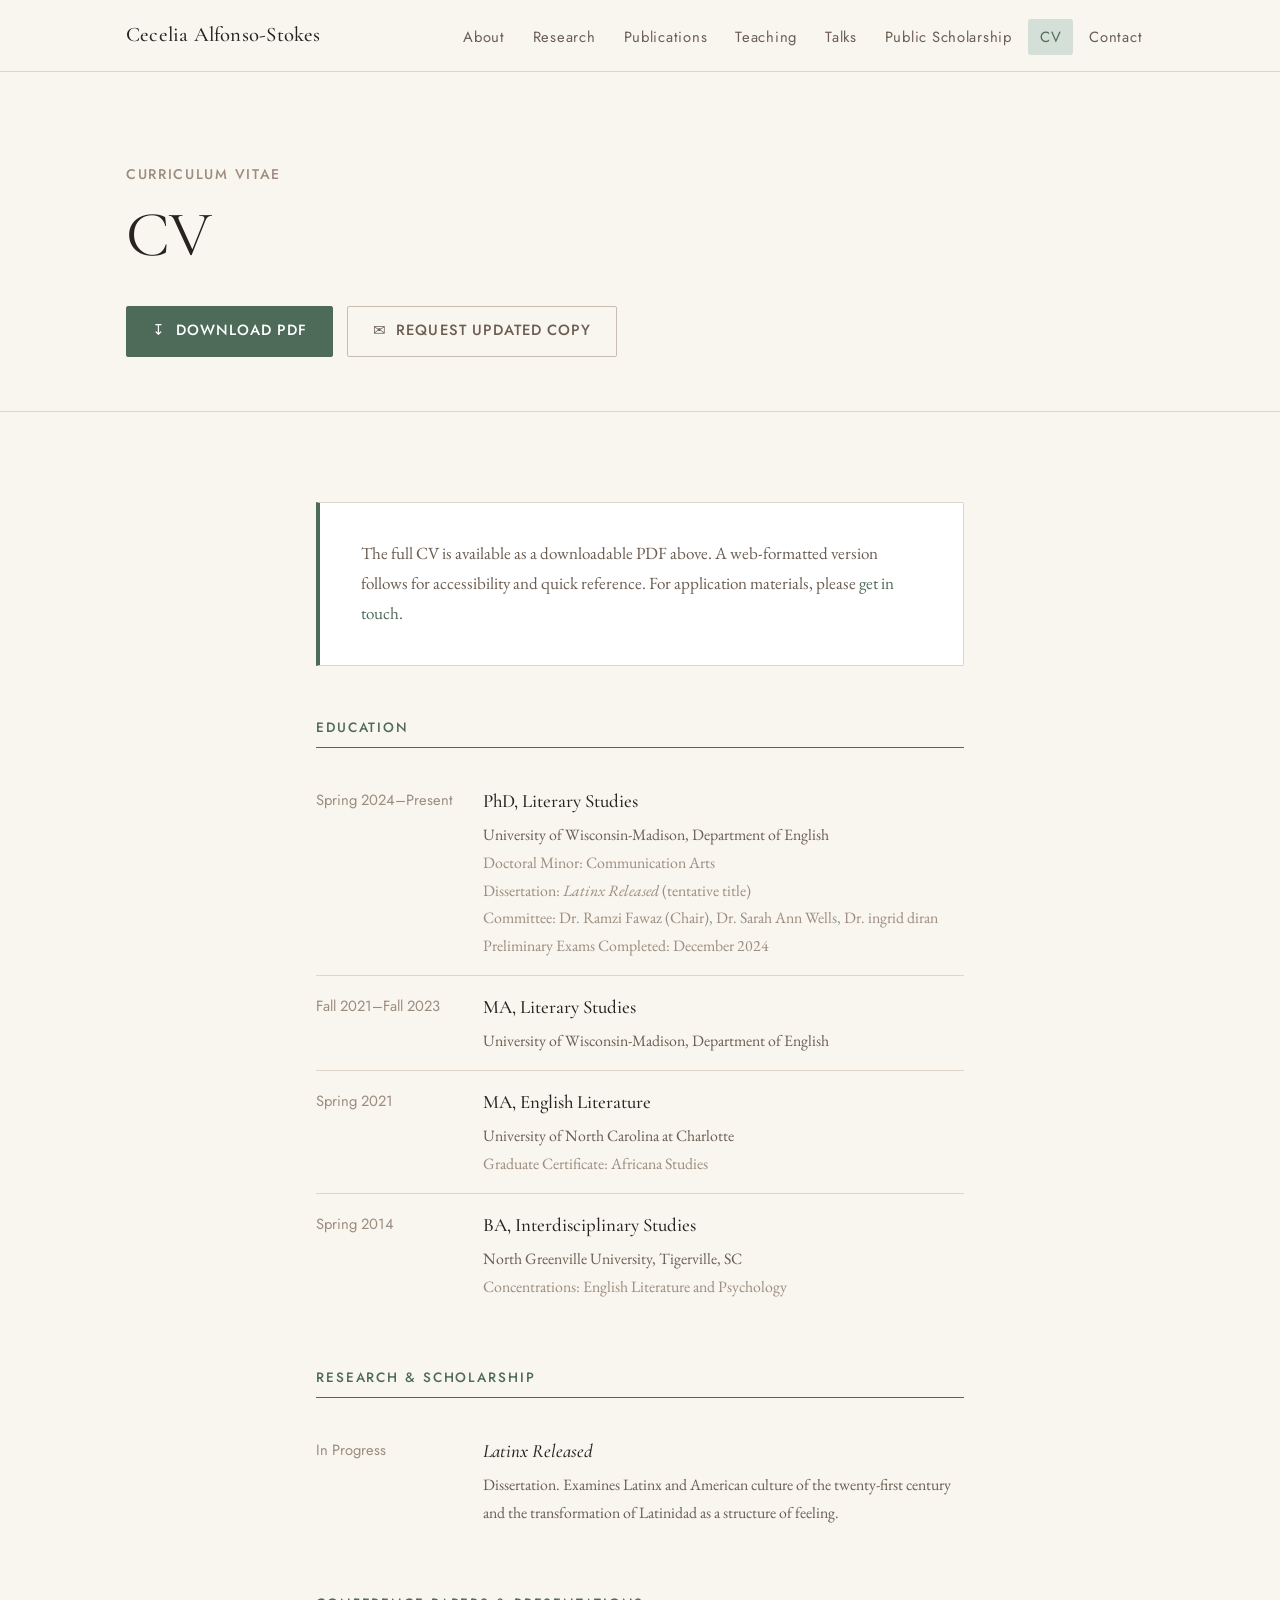
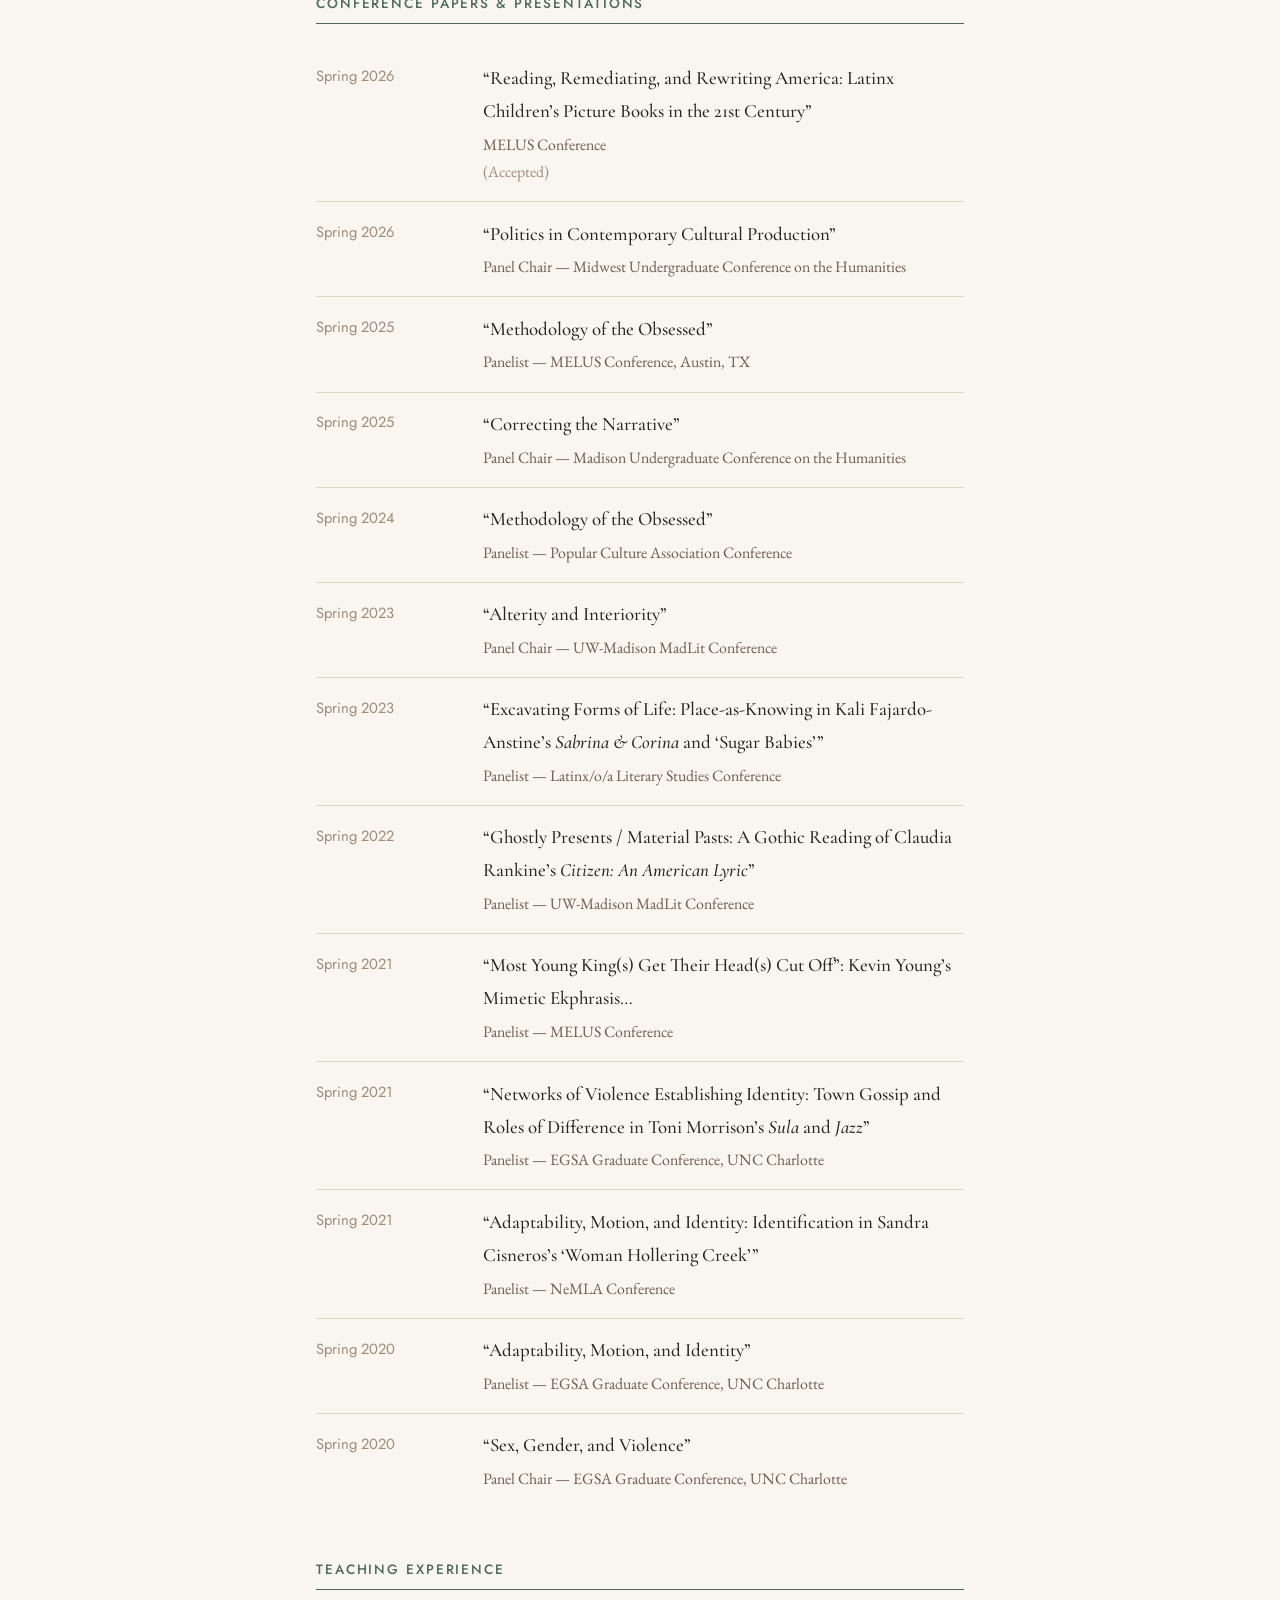
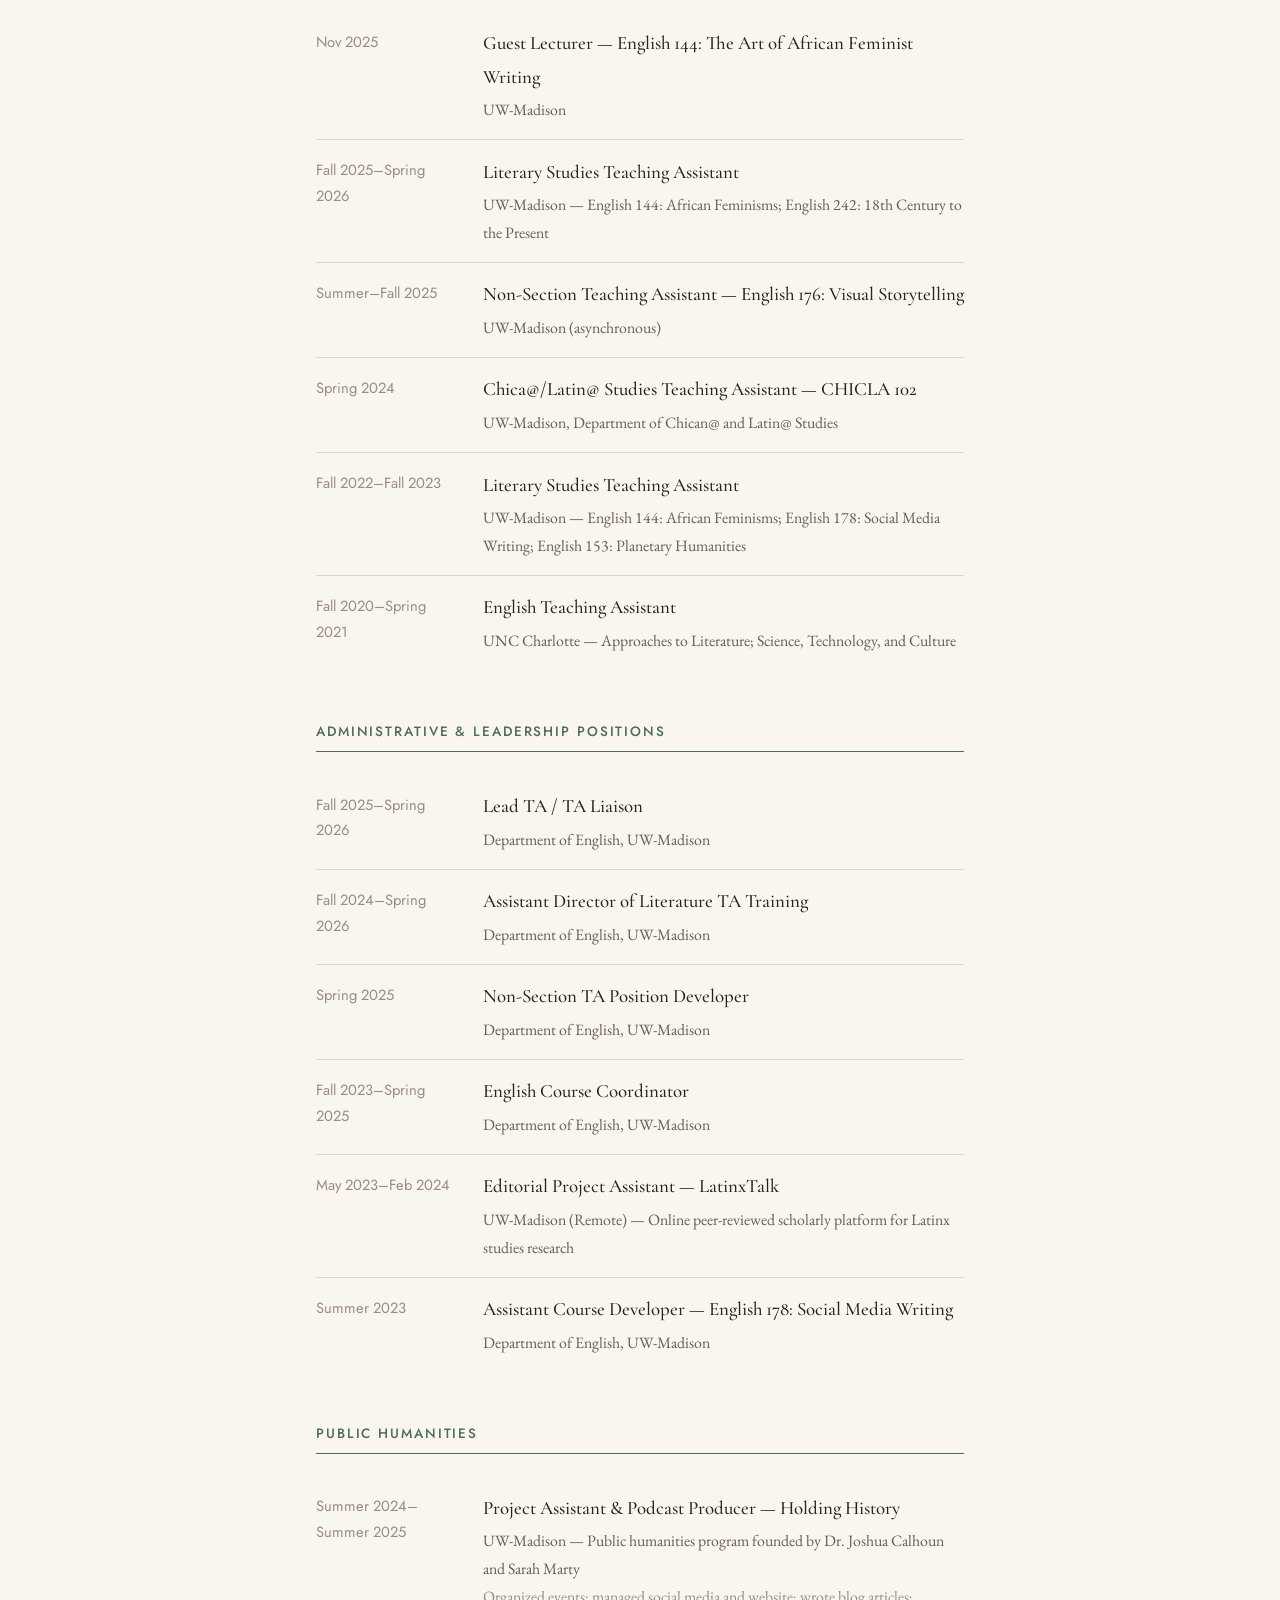
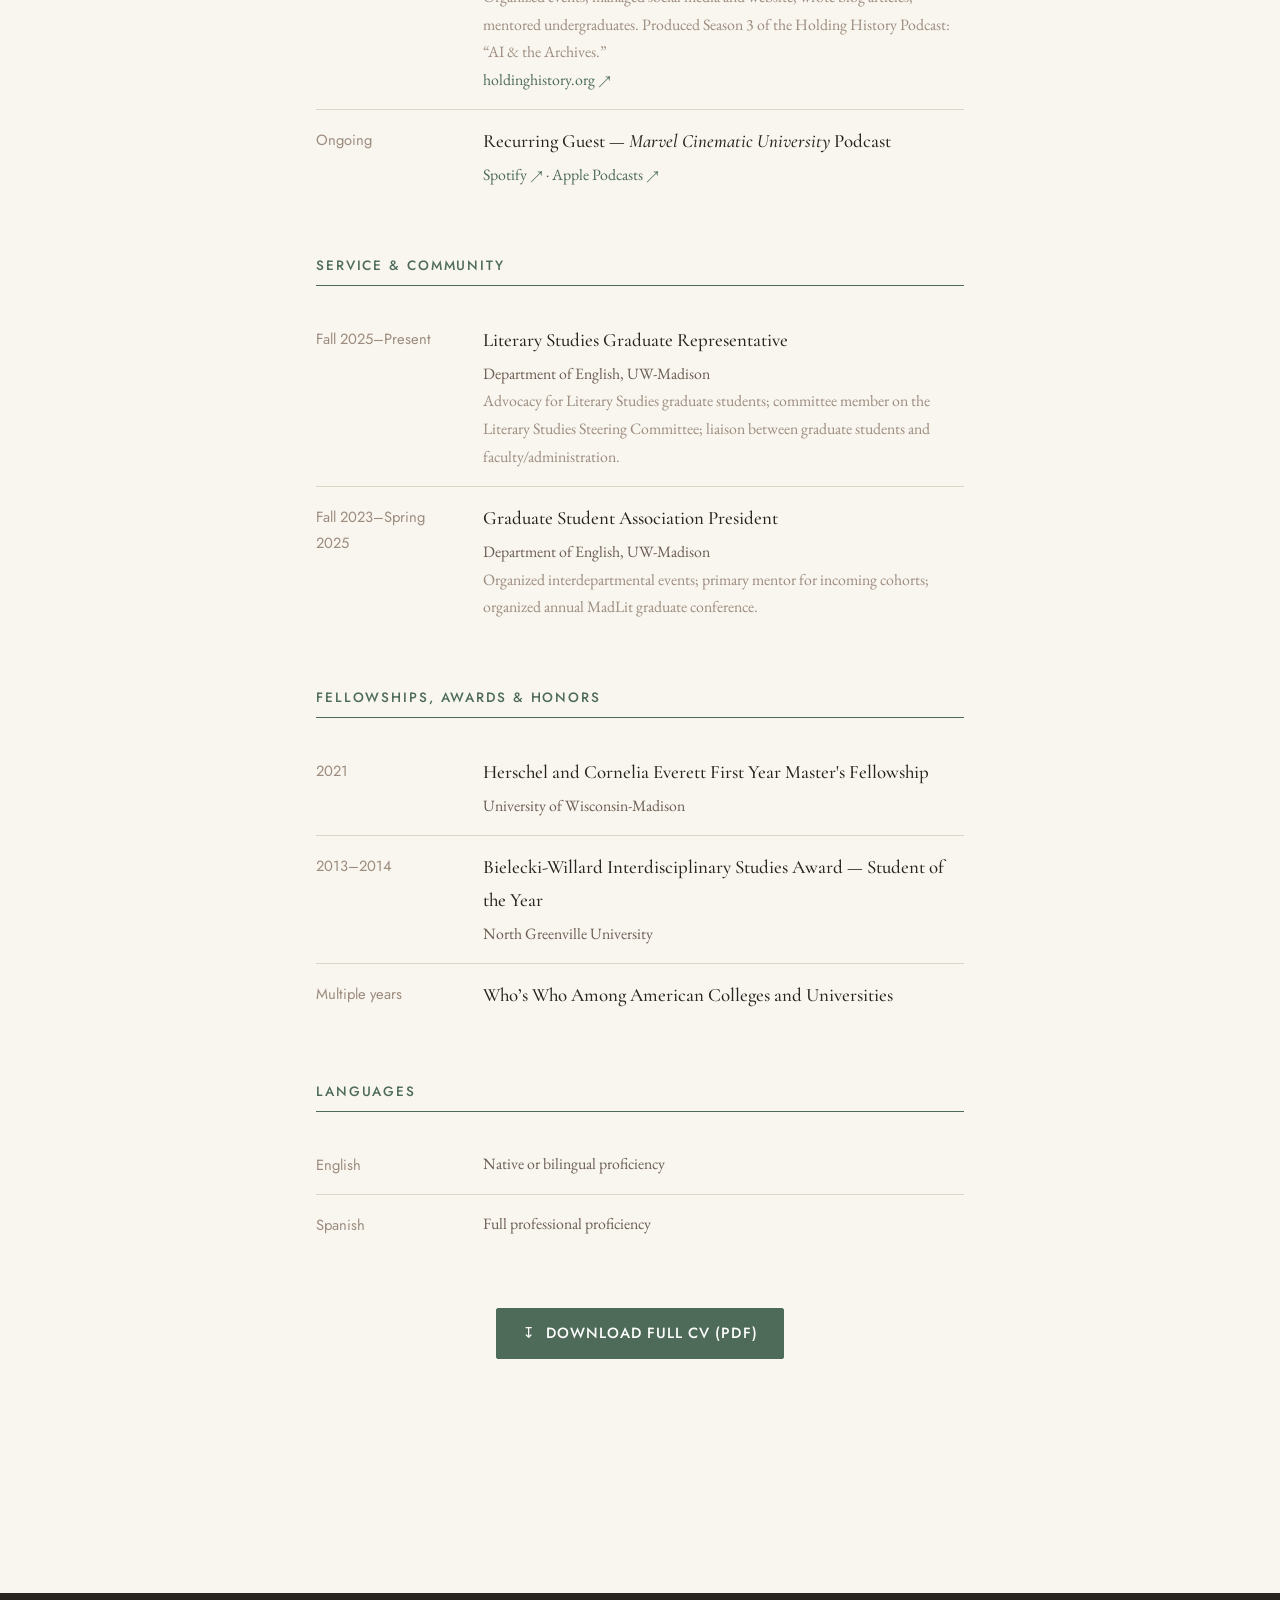
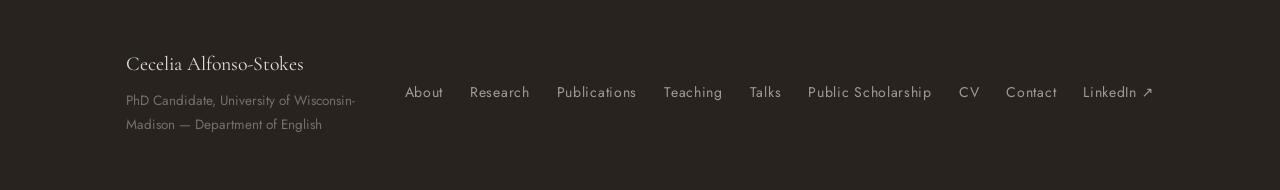
<file: cv.html>
<!DOCTYPE html>
<html lang="en">
<head>
  <meta charset="UTF-8" />
  <meta name="viewport" content="width=device-width, initial-scale=1.0" />
  <title>CV | Cecelia Alfonso-Stokes</title>
  <meta name="description" content="Curriculum Vitae of Cecelia Alfonso-Stokes — PhD Candidate in Literary Studies, University of Wisconsin-Madison." />
  <link rel="icon" href="favicon.svg" type="image/svg+xml" />
  <link rel="stylesheet" href="css/style.css" />
</head>
<body>

  <nav class="site-nav" aria-label="Main navigation">
    <div class="nav-inner">
      <a href="index.html" class="nav-logo">Cecelia Alfonso-Stokes</a>
      <button class="nav-toggle" aria-label="Toggle navigation" aria-expanded="false">
        <span></span><span></span><span></span>
      </button>
      <ul class="nav-links" role="list">
        <li><a href="about.html">About</a></li>
        <li><a href="research.html">Research</a></li>
        <li><a href="publications.html">Publications</a></li>
        <li><a href="teaching.html">Teaching</a></li>
        <li><a href="talks.html">Talks</a></li>
        <li><a href="public-scholarship.html">Public Scholarship</a></li>
        <li><a href="cv.html" class="active">CV</a></li>
        <li><a href="contact.html">Contact</a></li>
      </ul>
    </div>
  </nav>

  <header class="page-header">
    <div class="container">
      <span class="eyebrow">Curriculum Vitae</span>
      <h1>CV</h1>
      <div class="btn-group mt-md">
        <a href="files/cv.pdf" class="btn btn--primary" target="_blank" rel="noopener">&#8615;&nbsp; Download PDF</a>
        <a href="mailto:cmstokes@wisc.edu" class="btn btn--ghost">&#9993;&nbsp; Request Updated Copy</a>
      </div>
    </div>
  </header>

  <main>
    <section class="section">
      <div class="container content-width">

        <div class="featured-card mb-lg">
          <p style="font-size:0.95rem; color:var(--color-text-mid);">
            The full CV is available as a downloadable PDF above. A web-formatted version follows for accessibility and quick reference. For application materials, please <a href="contact.html">get in touch</a>.
          </p>
        </div>

        <!-- EDUCATION -->
        <div class="cv-section">
          <h2 class="cv-section-title">Education</h2>

          <div class="cv-row">
            <div class="cv-year">Spring 2024&ndash;Present</div>
            <div class="cv-detail">
              <strong>PhD, Literary Studies</strong>
              <span>University of Wisconsin-Madison, Department of English</span>
              <span style="color:var(--color-text-light);">Doctoral Minor: Communication Arts</span>
              <span style="color:var(--color-text-light);">Dissertation: <em>Latinx Released</em> (tentative title)</span>
              <span style="color:var(--color-text-light);">Committee: Dr. Ramzi Fawaz (Chair), Dr. Sarah Ann Wells, Dr. ingrid diran</span>
              <span style="color:var(--color-text-light);">Preliminary Exams Completed: December 2024</span>
            </div>
          </div>

          <div class="cv-row">
            <div class="cv-year">Fall 2021&ndash;Fall 2023</div>
            <div class="cv-detail">
              <strong>MA, Literary Studies</strong>
              <span>University of Wisconsin-Madison, Department of English</span>
            </div>
          </div>

          <div class="cv-row">
            <div class="cv-year">Spring 2021</div>
            <div class="cv-detail">
              <strong>MA, English Literature</strong>
              <span>University of North Carolina at Charlotte</span>
              <span style="color:var(--color-text-light);">Graduate Certificate: Africana Studies</span>
            </div>
          </div>

          <div class="cv-row">
            <div class="cv-year">Spring 2014</div>
            <div class="cv-detail">
              <strong>BA, Interdisciplinary Studies</strong>
              <span>North Greenville University, Tigerville, SC</span>
              <span style="color:var(--color-text-light);">Concentrations: English Literature and Psychology</span>
            </div>
          </div>
        </div>

        <!-- RESEARCH -->
        <div class="cv-section">
          <h2 class="cv-section-title">Research &amp; Scholarship</h2>

          <div class="cv-row">
            <div class="cv-year">In Progress</div>
            <div class="cv-detail">
              <strong><em>Latinx Released</em></strong>
              <span>Dissertation. Examines Latinx and American culture of the twenty-first century and the transformation of Latinidad as a structure of feeling.</span>
            </div>
          </div>

        </div>

        <!-- CONFERENCE PRESENTATIONS -->
        <div class="cv-section">
          <h2 class="cv-section-title">Conference Papers &amp; Presentations</h2>

          <div class="cv-row">
            <div class="cv-year">Spring 2026</div>
            <div class="cv-detail">
              <strong>&ldquo;Reading, Remediating, and Rewriting America: Latinx Children&rsquo;s Picture Books in the 21st Century&rdquo;</strong>
              <span>MELUS Conference <span style="color:var(--color-text-light);">(Accepted)</span></span>
            </div>
          </div>

          <div class="cv-row">
            <div class="cv-year">Spring 2026</div>
            <div class="cv-detail">
              <strong>&ldquo;Politics in Contemporary Cultural Production&rdquo;</strong>
              <span>Panel Chair &mdash; Midwest Undergraduate Conference on the Humanities</span>
            </div>
          </div>

          <div class="cv-row">
            <div class="cv-year">Spring 2025</div>
            <div class="cv-detail">
              <strong>&ldquo;Methodology of the Obsessed&rdquo;</strong>
              <span>Panelist &mdash; MELUS Conference, Austin, TX</span>
            </div>
          </div>

          <div class="cv-row">
            <div class="cv-year">Spring 2025</div>
            <div class="cv-detail">
              <strong>&ldquo;Correcting the Narrative&rdquo;</strong>
              <span>Panel Chair &mdash; Madison Undergraduate Conference on the Humanities</span>
            </div>
          </div>

          <div class="cv-row">
            <div class="cv-year">Spring 2024</div>
            <div class="cv-detail">
              <strong>&ldquo;Methodology of the Obsessed&rdquo;</strong>
              <span>Panelist &mdash; Popular Culture Association Conference</span>
            </div>
          </div>

          <div class="cv-row">
            <div class="cv-year">Spring 2023</div>
            <div class="cv-detail">
              <strong>&ldquo;Alterity and Interiority&rdquo;</strong>
              <span>Panel Chair &mdash; UW-Madison MadLit Conference</span>
            </div>
          </div>

          <div class="cv-row">
            <div class="cv-year">Spring 2023</div>
            <div class="cv-detail">
              <strong>&ldquo;Excavating Forms of Life: Place-as-Knowing in Kali Fajardo-Anstine&rsquo;s <em>Sabrina &amp; Corina</em> and &lsquo;Sugar Babies&rsquo;&rdquo;</strong>
              <span>Panelist &mdash; Latinx/o/a Literary Studies Conference</span>
            </div>
          </div>

          <div class="cv-row">
            <div class="cv-year">Spring 2022</div>
            <div class="cv-detail">
              <strong>&ldquo;Ghostly Presents / Material Pasts: A Gothic Reading of Claudia Rankine&rsquo;s <em>Citizen: An American Lyric</em>&rdquo;</strong>
              <span>Panelist &mdash; UW-Madison MadLit Conference</span>
            </div>
          </div>

          <div class="cv-row">
            <div class="cv-year">Spring 2021</div>
            <div class="cv-detail">
              <strong>&ldquo;Most Young King(s) Get Their Head(s) Cut Off&rdquo;: Kevin Young&rsquo;s Mimetic Ekphrasis&hellip;</strong>
              <span>Panelist &mdash; MELUS Conference</span>
            </div>
          </div>

          <div class="cv-row">
            <div class="cv-year">Spring 2021</div>
            <div class="cv-detail">
              <strong>&ldquo;Networks of Violence Establishing Identity: Town Gossip and Roles of Difference in Toni Morrison&rsquo;s <em>Sula</em> and <em>Jazz</em>&rdquo;</strong>
              <span>Panelist &mdash; EGSA Graduate Conference, UNC Charlotte</span>
            </div>
          </div>

          <div class="cv-row">
            <div class="cv-year">Spring 2021</div>
            <div class="cv-detail">
              <strong>&ldquo;Adaptability, Motion, and Identity: Identification in Sandra Cisneros&rsquo;s &lsquo;Woman Hollering Creek&rsquo;&rdquo;</strong>
              <span>Panelist &mdash; NeMLA Conference</span>
            </div>
          </div>

          <div class="cv-row">
            <div class="cv-year">Spring 2020</div>
            <div class="cv-detail">
              <strong>&ldquo;Adaptability, Motion, and Identity&rdquo;</strong>
              <span>Panelist &mdash; EGSA Graduate Conference, UNC Charlotte</span>
            </div>
          </div>

          <div class="cv-row">
            <div class="cv-year">Spring 2020</div>
            <div class="cv-detail">
              <strong>&ldquo;Sex, Gender, and Violence&rdquo;</strong>
              <span>Panel Chair &mdash; EGSA Graduate Conference, UNC Charlotte</span>
            </div>
          </div>
        </div>

        <!-- TEACHING -->
        <div class="cv-section">
          <h2 class="cv-section-title">Teaching Experience</h2>

          <div class="cv-row">
            <div class="cv-year">Nov 2025</div>
            <div class="cv-detail">
              <strong>Guest Lecturer &mdash; English 144: The Art of African Feminist Writing</strong>
              <span>UW-Madison</span>
            </div>
          </div>
          <div class="cv-row">
            <div class="cv-year">Fall 2025&ndash;Spring 2026</div>
            <div class="cv-detail">
              <strong>Literary Studies Teaching Assistant</strong>
              <span>UW-Madison &mdash; English 144: African Feminisms; English 242: 18th Century to the Present</span>
            </div>
          </div>
          <div class="cv-row">
            <div class="cv-year">Summer&ndash;Fall 2025</div>
            <div class="cv-detail">
              <strong>Non-Section Teaching Assistant &mdash; English 176: Visual Storytelling</strong>
              <span>UW-Madison (asynchronous)</span>
            </div>
          </div>
          <div class="cv-row">
            <div class="cv-year">Spring 2024</div>
            <div class="cv-detail">
              <strong>Chica@/Latin@ Studies Teaching Assistant &mdash; CHICLA 102</strong>
              <span>UW-Madison, Department of Chican@ and Latin@ Studies</span>
            </div>
          </div>
          <div class="cv-row">
            <div class="cv-year">Fall 2022&ndash;Fall 2023</div>
            <div class="cv-detail">
              <strong>Literary Studies Teaching Assistant</strong>
              <span>UW-Madison &mdash; English 144: African Feminisms; English 178: Social Media Writing; English 153: Planetary Humanities</span>
            </div>
          </div>
          <div class="cv-row">
            <div class="cv-year">Fall 2020&ndash;Spring 2021</div>
            <div class="cv-detail">
              <strong>English Teaching Assistant</strong>
              <span>UNC Charlotte &mdash; Approaches to Literature; Science, Technology, and Culture</span>
            </div>
          </div>
        </div>

        <!-- ADMINISTRATIVE -->
        <div class="cv-section">
          <h2 class="cv-section-title">Administrative &amp; Leadership Positions</h2>

          <div class="cv-row">
            <div class="cv-year">Fall 2025&ndash;Spring 2026</div>
            <div class="cv-detail">
              <strong>Lead TA / TA Liaison</strong>
              <span>Department of English, UW-Madison</span>
            </div>
          </div>
          <div class="cv-row">
            <div class="cv-year">Fall 2024&ndash;Spring 2026</div>
            <div class="cv-detail">
              <strong>Assistant Director of Literature TA Training</strong>
              <span>Department of English, UW-Madison</span>
            </div>
          </div>
          <div class="cv-row">
            <div class="cv-year">Spring 2025</div>
            <div class="cv-detail">
              <strong>Non-Section TA Position Developer</strong>
              <span>Department of English, UW-Madison</span>
            </div>
          </div>
          <div class="cv-row">
            <div class="cv-year">Fall 2023&ndash;Spring 2025</div>
            <div class="cv-detail">
              <strong>English Course Coordinator</strong>
              <span>Department of English, UW-Madison</span>
            </div>
          </div>
          <div class="cv-row">
            <div class="cv-year">May 2023&ndash;Feb 2024</div>
            <div class="cv-detail">
              <strong>Editorial Project Assistant &mdash; LatinxTalk</strong>
              <span>UW-Madison (Remote) &mdash; Online peer-reviewed scholarly platform for Latinx studies research</span>
            </div>
          </div>
          <div class="cv-row">
            <div class="cv-year">Summer 2023</div>
            <div class="cv-detail">
              <strong>Assistant Course Developer &mdash; English 178: Social Media Writing</strong>
              <span>Department of English, UW-Madison</span>
            </div>
          </div>
        </div>

        <!-- PUBLIC HUMANITIES -->
        <div class="cv-section">
          <h2 class="cv-section-title">Public Humanities</h2>

          <div class="cv-row">
            <div class="cv-year">Summer 2024&ndash;Summer 2025</div>
            <div class="cv-detail">
              <strong>Project Assistant &amp; Podcast Producer &mdash; Holding History</strong>
              <span>UW-Madison &mdash; Public humanities program founded by Dr. Joshua Calhoun and Sarah Marty</span>
              <span style="color:var(--color-text-light);">Organized events; managed social media and website; wrote blog articles; mentored undergraduates. Produced Season 3 of the Holding History Podcast: &ldquo;AI &amp; the Archives.&rdquo;</span>
              <span><a href="https://www.holdinghistory.org/meet-the-team" target="_blank" rel="noopener">holdinghistory.org &#8599;</a></span>
            </div>
          </div>

          <div class="cv-row">
            <div class="cv-year">Ongoing</div>
            <div class="cv-detail">
              <strong>Recurring Guest &mdash; <em>Marvel Cinematic University</em> Podcast</strong>
              <span><a href="https://open.spotify.com/show/4iUE895uzMBeedfgG0Ifx2" target="_blank" rel="noopener">Spotify &#8599;</a> &middot; <a href="https://podcasts.apple.com/us/podcast/marvel-cinematic-university/id1340823974" target="_blank" rel="noopener">Apple Podcasts &#8599;</a></span>
            </div>
          </div>
        </div>

        <!-- COMMUNITY SERVICE -->
        <div class="cv-section">
          <h2 class="cv-section-title">Service &amp; Community</h2>

          <div class="cv-row">
            <div class="cv-year">Fall 2025&ndash;Present</div>
            <div class="cv-detail">
              <strong>Literary Studies Graduate Representative</strong>
              <span>Department of English, UW-Madison</span>
              <span style="color:var(--color-text-light);">Advocacy for Literary Studies graduate students; committee member on the Literary Studies Steering Committee; liaison between graduate students and faculty/administration.</span>
            </div>
          </div>

          <div class="cv-row">
            <div class="cv-year">Fall 2023&ndash;Spring 2025</div>
            <div class="cv-detail">
              <strong>Graduate Student Association President</strong>
              <span>Department of English, UW-Madison</span>
              <span style="color:var(--color-text-light);">Organized interdepartmental events; primary mentor for incoming cohorts; organized annual MadLit graduate conference.</span>
            </div>
          </div>
        </div>

        <!-- FELLOWSHIPS & HONORS -->
        <div class="cv-section">
          <h2 class="cv-section-title">Fellowships, Awards &amp; Honors</h2>

          <div class="cv-row">
            <div class="cv-year">2021</div>
            <div class="cv-detail">
              <strong>Herschel and Cornelia Everett First Year Master's Fellowship</strong>
              <span>University of Wisconsin-Madison</span>
            </div>
          </div>
          <div class="cv-row">
            <div class="cv-year">2013&ndash;2014</div>
            <div class="cv-detail">
              <strong>Bielecki-Willard Interdisciplinary Studies Award &mdash; Student of the Year</strong>
              <span>North Greenville University</span>
            </div>
          </div>
          <div class="cv-row">
            <div class="cv-year">Multiple years</div>
            <div class="cv-detail">
              <strong>Who&rsquo;s Who Among American Colleges and Universities</strong>
            </div>
          </div>
        </div>

        <!-- LANGUAGES -->
        <div class="cv-section">
          <h2 class="cv-section-title">Languages</h2>
          <div class="cv-row">
            <div class="cv-year">English</div>
            <div class="cv-detail"><span>Native or bilingual proficiency</span></div>
          </div>
          <div class="cv-row">
            <div class="cv-year">Spanish</div>
            <div class="cv-detail"><span>Full professional proficiency</span></div>
          </div>
        </div>

        <!-- Download CTA -->
        <div class="text-center mt-lg">
          <a href="files/cv.pdf" class="btn btn--primary" target="_blank" rel="noopener">&#8615;&nbsp; Download Full CV (PDF)</a>
        </div>

      </div>
    </section>
  </main>

  <footer class="site-footer">
    <div class="footer-inner">
      <div>
        <p class="footer-name">Cecelia Alfonso-Stokes</p>
        <p class="footer-copy">PhD Candidate, University of Wisconsin-Madison &mdash; Department of English</p>
      </div>
      <nav class="footer-links" aria-label="Footer navigation">
        <a href="about.html">About</a>
        <a href="research.html">Research</a>
        <a href="publications.html">Publications</a>
        <a href="teaching.html">Teaching</a>
        <a href="talks.html">Talks</a>
        <a href="public-scholarship.html">Public Scholarship</a>
        <a href="cv.html">CV</a>
        <a href="contact.html">Contact</a>
        <a href="https://www.linkedin.com/in/cecelia-alfonso-stokes-1997581bb/" target="_blank" rel="noopener">LinkedIn &#8599;</a>
      </nav>
    </div>
  </footer>

  <script src="js/main.js"></script>
  <script defer src="https://cdn.vercel-insights.com/v1/script.js"></script>
</body>
</html>
</file>
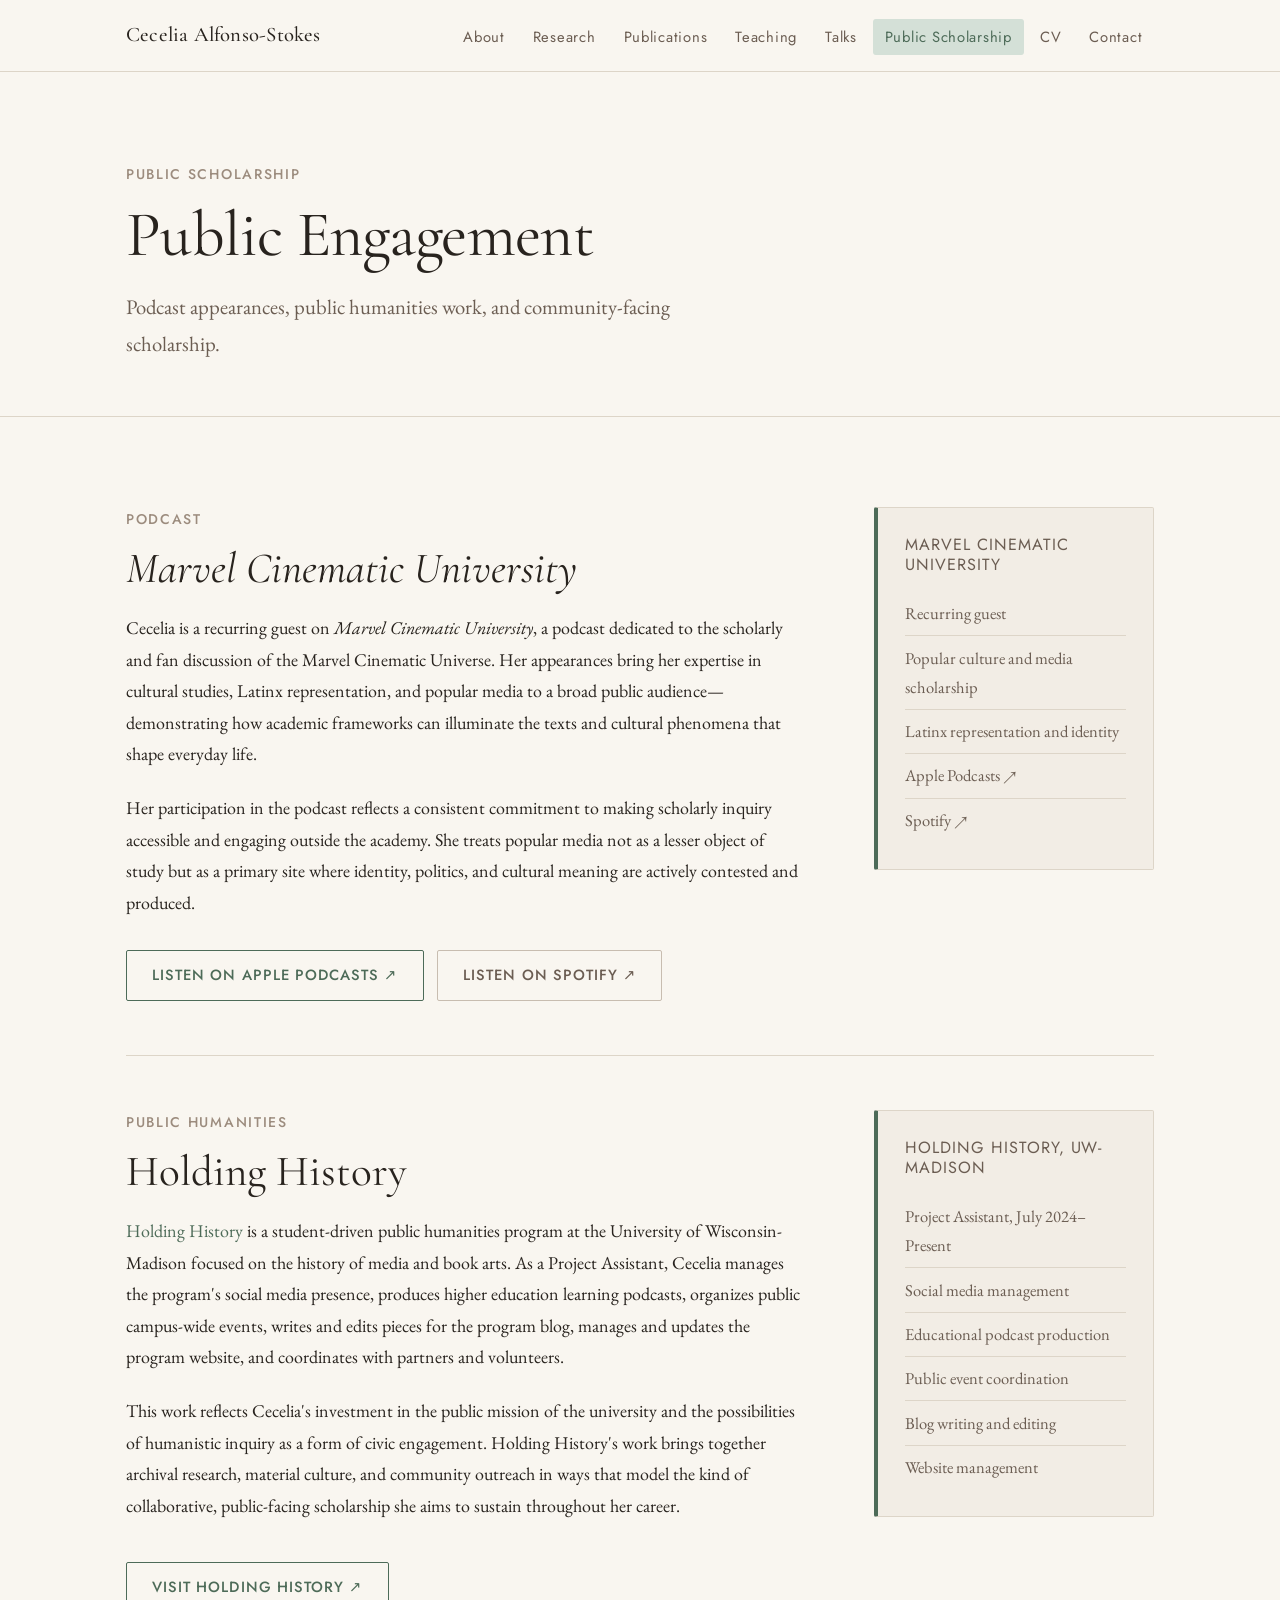
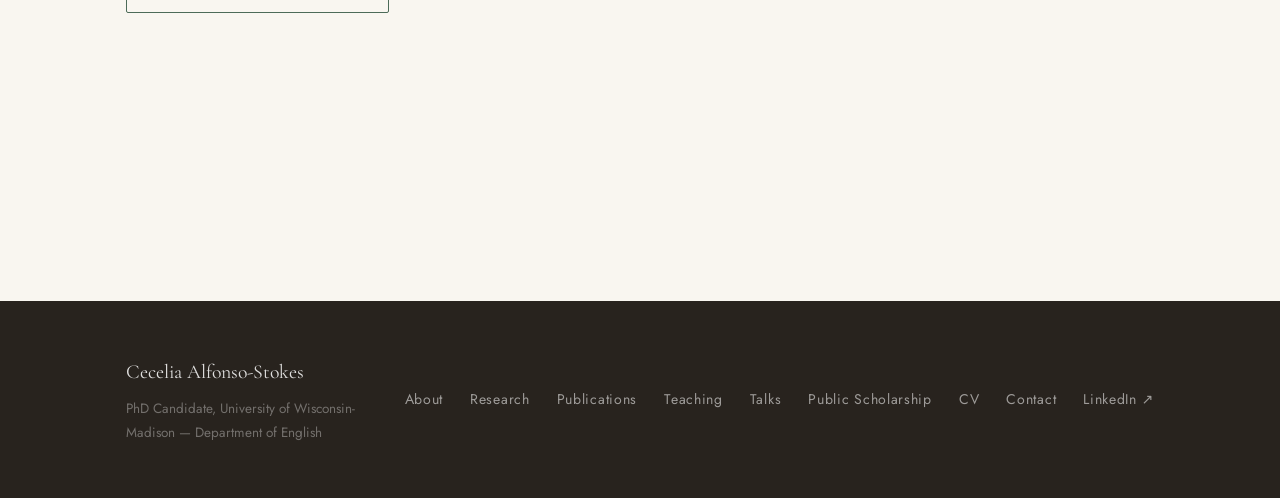
<file: public-scholarship.html>
<!DOCTYPE html>
<html lang="en">
<head>
  <meta charset="UTF-8" />
  <meta name="viewport" content="width=device-width, initial-scale=1.0" />
  <title>Public Scholarship | Cecelia Alfonso-Stokes</title>
  <meta name="description" content="Public scholarship and media work by Cecelia Alfonso-Stokes — podcasts, public humanities, and community engagement." />
  <link rel="icon" href="favicon.svg" type="image/svg+xml" />
  <link rel="stylesheet" href="css/style.css" />
</head>
<body>

  <nav class="site-nav" aria-label="Main navigation">
    <div class="nav-inner">
      <a href="index.html" class="nav-logo">Cecelia Alfonso-Stokes</a>
      <button class="nav-toggle" aria-label="Toggle navigation" aria-expanded="false">
        <span></span><span></span><span></span>
      </button>
      <ul class="nav-links" role="list">
        <li><a href="about.html">About</a></li>
        <li><a href="research.html">Research</a></li>
        <li><a href="publications.html">Publications</a></li>
        <li><a href="teaching.html">Teaching</a></li>
        <li><a href="talks.html">Talks</a></li>
        <li><a href="public-scholarship.html" class="active">Public Scholarship</a></li>
        <li><a href="cv.html">CV</a></li>
        <li><a href="contact.html">Contact</a></li>
      </ul>
    </div>
  </nav>

  <header class="page-header">
    <div class="container">
      <span class="eyebrow">Public Scholarship</span>
      <h1>Public Engagement</h1>
      <p class="lead">Podcast appearances, public humanities work, and community-facing scholarship.</p>
    </div>
  </header>

  <main>
    <section class="section">
      <div class="container">

        <!-- Podcast -->
        <div class="sidebar-layout mb-lg">
          <div>
            <span class="eyebrow">Podcast</span>
            <h2 style="margin-bottom:1rem;"><em>Marvel Cinematic University</em></h2>
            <p>
              Cecelia is a recurring guest on <em>Marvel Cinematic University</em>, a podcast dedicated to the scholarly and fan discussion of the Marvel Cinematic Universe. Her appearances bring her expertise in cultural studies, Latinx representation, and popular media to a broad public audience&mdash;demonstrating how academic frameworks can illuminate the texts and cultural phenomena that shape everyday life.
            </p>
            <p>
              Her participation in the podcast reflects a consistent commitment to making scholarly inquiry accessible and engaging outside the academy. She treats popular media not as a lesser object of study but as a primary site where identity, politics, and cultural meaning are actively contested and produced.
            </p>
            <div class="btn-group mt-md">
              <a href="https://podcasts.apple.com/us/podcast/marvel-cinematic-university/id1340823974?l=zh-Hans-CN" class="btn btn--outline" target="_blank" rel="noopener">Listen on Apple Podcasts &#8599;</a>
              <a href="https://open.spotify.com/show/4iUE895uzMBeedfgG0Ifx2" class="btn btn--ghost" target="_blank" rel="noopener">Listen on Spotify &#8599;</a>
            </div>
          </div>
          <aside>
            <div class="sidebar-box" style="border-left:4px solid var(--color-accent);">
              <h5>Marvel Cinematic University</h5>
              <ul>
                <li>Recurring guest</li>
                <li>Popular culture and media scholarship</li>
                <li>Latinx representation and identity</li>
                <li><a href="https://podcasts.apple.com/us/podcast/marvel-cinematic-university/id1340823974?l=zh-Hans-CN" target="_blank" rel="noopener">Apple Podcasts &#8599;</a></li>
                <li><a href="https://open.spotify.com/show/4iUE895uzMBeedfgG0Ifx2" target="_blank" rel="noopener">Spotify &#8599;</a></li>
              </ul>
            </div>
          </aside>
        </div>

        <hr class="rule" />

        <!-- Holding History -->
        <div class="sidebar-layout mb-lg">
          <div>
            <span class="eyebrow">Public Humanities</span>
            <h2 style="margin-bottom:1rem;">Holding History</h2>
            <p>
              <a href="https://www.holdinghistory.org/meet-the-team" target="_blank" rel="noopener">Holding History</a> is a student-driven public humanities program at the University of Wisconsin-Madison focused on the history of media and book arts. As a Project Assistant, Cecelia manages the program's social media presence, produces higher education learning podcasts, organizes public campus-wide events, writes and edits pieces for the program blog, manages and updates the program website, and coordinates with partners and volunteers.
            </p>
            <p>
              This work reflects Cecelia's investment in the public mission of the university and the possibilities of humanistic inquiry as a form of civic engagement. Holding History's work brings together archival research, material culture, and community outreach in ways that model the kind of collaborative, public-facing scholarship she aims to sustain throughout her career.
            </p>
            <a href="https://www.holdinghistory.org/meet-the-team" class="btn btn--outline mt-sm" target="_blank" rel="noopener">Visit Holding History &#8599;</a>
          </div>
          <aside>
            <div class="sidebar-box" style="border-left:4px solid var(--color-accent);">
              <h5>Holding History, UW-Madison</h5>
              <ul>
                <li>Project Assistant, July 2024&ndash;Present</li>
                <li>Social media management</li>
                <li>Educational podcast production</li>
                <li>Public event coordination</li>
                <li>Blog writing and editing</li>
                <li>Website management</li>
              </ul>
            </div>
          </aside>
        </div>


      </div>
    </section>
  </main>

  <footer class="site-footer">
    <div class="footer-inner">
      <div>
        <p class="footer-name">Cecelia Alfonso-Stokes</p>
        <p class="footer-copy">PhD Candidate, University of Wisconsin-Madison &mdash; Department of English</p>
      </div>
      <nav class="footer-links" aria-label="Footer navigation">
        <a href="about.html">About</a>
        <a href="research.html">Research</a>
        <a href="publications.html">Publications</a>
        <a href="teaching.html">Teaching</a>
        <a href="talks.html">Talks</a>
        <a href="public-scholarship.html">Public Scholarship</a>
        <a href="cv.html">CV</a>
        <a href="contact.html">Contact</a>
        <a href="https://www.linkedin.com/in/cecelia-alfonso-stokes-1997581bb/" target="_blank" rel="noopener">LinkedIn &#8599;</a>
      </nav>
    </div>
  </footer>

  <script src="js/main.js"></script>
  <script defer src="https://cdn.vercel-insights.com/v1/script.js"></script>
</body>
</html>
</file>
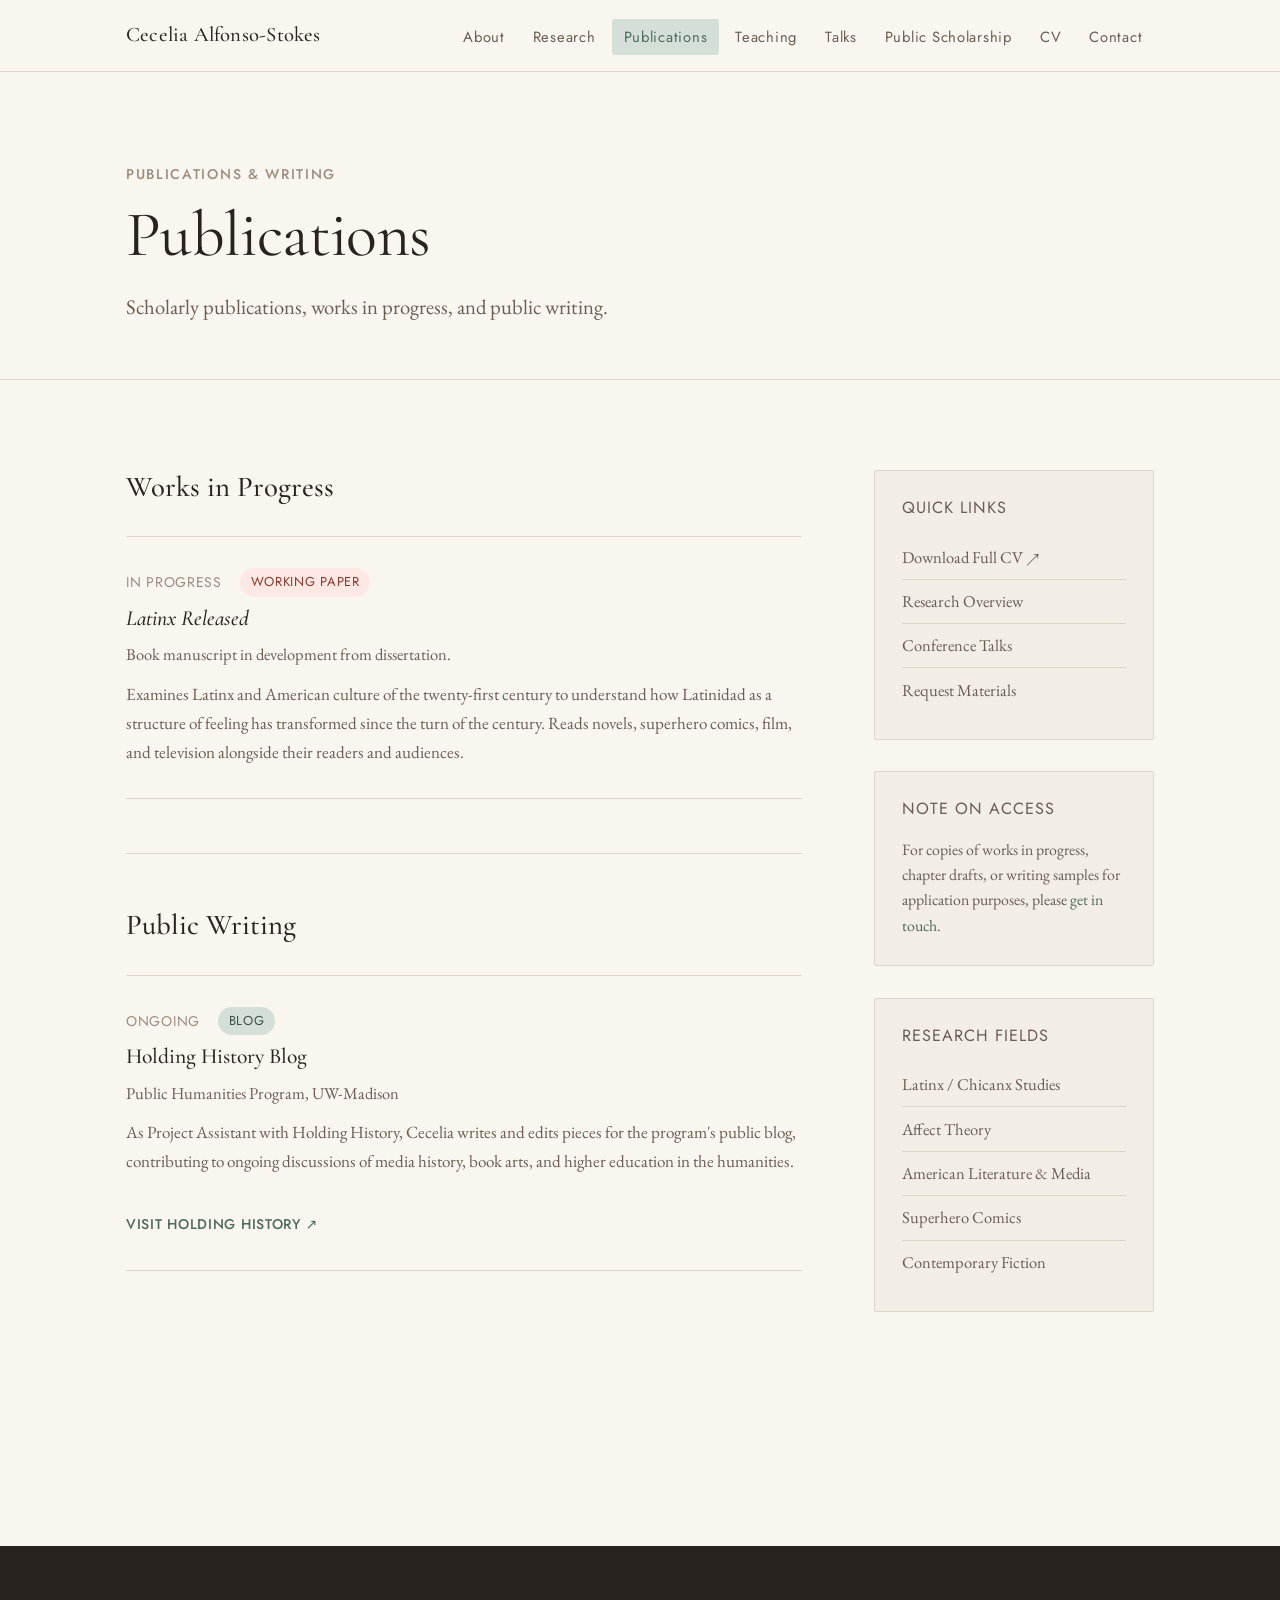
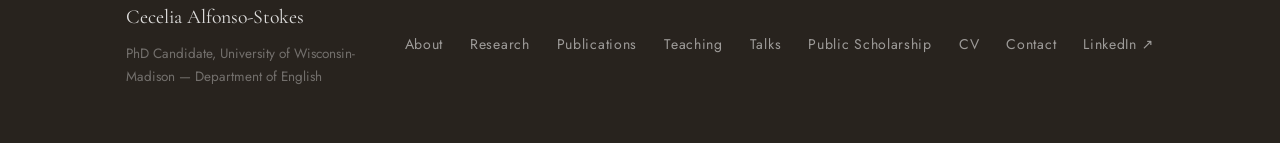
<file: publications.html>
<!DOCTYPE html>
<html lang="en">
<head>
  <meta charset="UTF-8" />
  <meta name="viewport" content="width=device-width, initial-scale=1.0" />
  <title>Publications &amp; Writing | Cecelia Alfonso-Stokes</title>
  <meta name="description" content="Publications and writing by Cecelia Alfonso-Stokes — Latinx cultural and literary studies scholar at UW-Madison." />
  <link rel="icon" href="favicon.svg" type="image/svg+xml" />
  <link rel="stylesheet" href="css/style.css" />
</head>
<body>

  <nav class="site-nav" aria-label="Main navigation">
    <div class="nav-inner">
      <a href="index.html" class="nav-logo">Cecelia Alfonso-Stokes</a>
      <button class="nav-toggle" aria-label="Toggle navigation" aria-expanded="false">
        <span></span><span></span><span></span>
      </button>
      <ul class="nav-links" role="list">
        <li><a href="about.html">About</a></li>
        <li><a href="research.html">Research</a></li>
        <li><a href="publications.html" class="active">Publications</a></li>
        <li><a href="teaching.html">Teaching</a></li>
        <li><a href="talks.html">Talks</a></li>
        <li><a href="public-scholarship.html">Public Scholarship</a></li>
        <li><a href="cv.html">CV</a></li>
        <li><a href="contact.html">Contact</a></li>
      </ul>
    </div>
  </nav>

  <header class="page-header">
    <div class="container">
      <span class="eyebrow">Publications &amp; Writing</span>
      <h1>Publications</h1>
      <p class="lead">Scholarly publications, works in progress, and public writing.</p>
    </div>
  </header>

  <main>
    <section class="section">
      <div class="container">
        <div class="sidebar-layout">
          <div>

            <!-- Works in Progress -->
            <h3 class="mb-md">Works in Progress</h3>
            <div class="entry-list">
              <div class="entry">
                <div class="entry-meta">
                  <span>In Progress</span>
                  <span class="tag" style="background-color:#fde8e4; color:#8b3a2f;">Working Paper</span>
                </div>
                <p class="entry-title"><em>Latinx Released</em></p>
                <p class="entry-subtitle">Book manuscript in development from dissertation.</p>
                <p class="entry-desc">
                  Examines Latinx and American culture of the twenty-first century to understand how Latinidad as a structure of feeling has transformed since the turn of the century. Reads novels, superhero comics, film, and television alongside their readers and audiences.
                </p>
              </div>
            </div>

            <hr class="rule" />

            <!-- Blog / Public Writing -->
            <h3 class="mb-md">Public Writing</h3>
            <div class="entry-list">
              <div class="entry">
                <div class="entry-meta">
                  <span>Ongoing</span>
                  <span class="tag">Blog</span>
                </div>
                <p class="entry-title">Holding History Blog</p>
                <p class="entry-subtitle">Public Humanities Program, UW-Madison</p>
                <p class="entry-desc">
                  As Project Assistant with Holding History, Cecelia writes and edits pieces for the program's public blog, contributing to ongoing discussions of media history, book arts, and higher education in the humanities.
                </p>
                <a href="https://www.holdinghistory.org/meet-the-team" class="entry-link" target="_blank" rel="noopener">Visit Holding History &#8599;</a>
              </div>
            </div>

          </div>

          <!-- Sidebar -->
          <aside>
            <div class="sidebar-box mb-md">
              <h5>Quick Links</h5>
              <ul>
                <li><a href="files/cv.pdf" target="_blank" rel="noopener">Download Full CV &#8599;</a></li>
                <li><a href="research.html">Research Overview</a></li>
                <li><a href="talks.html">Conference Talks</a></li>
                <li><a href="contact.html">Request Materials</a></li>
              </ul>
            </div>

            <div class="sidebar-box mb-md">
              <h5>Note on Access</h5>
              <p style="font-size:0.88rem; color:var(--color-text-mid); line-height:1.6;">
                For copies of works in progress, chapter drafts, or writing samples for application purposes, please <a href="contact.html">get in touch</a>.
              </p>
            </div>

            <div class="sidebar-box">
              <h5>Research Fields</h5>
              <ul>
                <li>Latinx / Chicanx Studies</li>
                <li>Affect Theory</li>
                <li>American Literature &amp; Media</li>
                <li>Superhero Comics</li>
                <li>Contemporary Fiction</li>
              </ul>
            </div>
          </aside>
        </div>
      </div>
    </section>
  </main>

  <footer class="site-footer">
    <div class="footer-inner">
      <div>
        <p class="footer-name">Cecelia Alfonso-Stokes</p>
        <p class="footer-copy">PhD Candidate, University of Wisconsin-Madison &mdash; Department of English</p>
      </div>
      <nav class="footer-links" aria-label="Footer navigation">
        <a href="about.html">About</a>
        <a href="research.html">Research</a>
        <a href="publications.html">Publications</a>
        <a href="teaching.html">Teaching</a>
        <a href="talks.html">Talks</a>
        <a href="public-scholarship.html">Public Scholarship</a>
        <a href="cv.html">CV</a>
        <a href="contact.html">Contact</a>
        <a href="https://www.linkedin.com/in/cecelia-alfonso-stokes-1997581bb/" target="_blank" rel="noopener">LinkedIn &#8599;</a>
      </nav>
    </div>
  </footer>

  <script src="js/main.js"></script>
  <script defer src="https://cdn.vercel-insights.com/v1/script.js"></script>
</body>
</html>
</file>
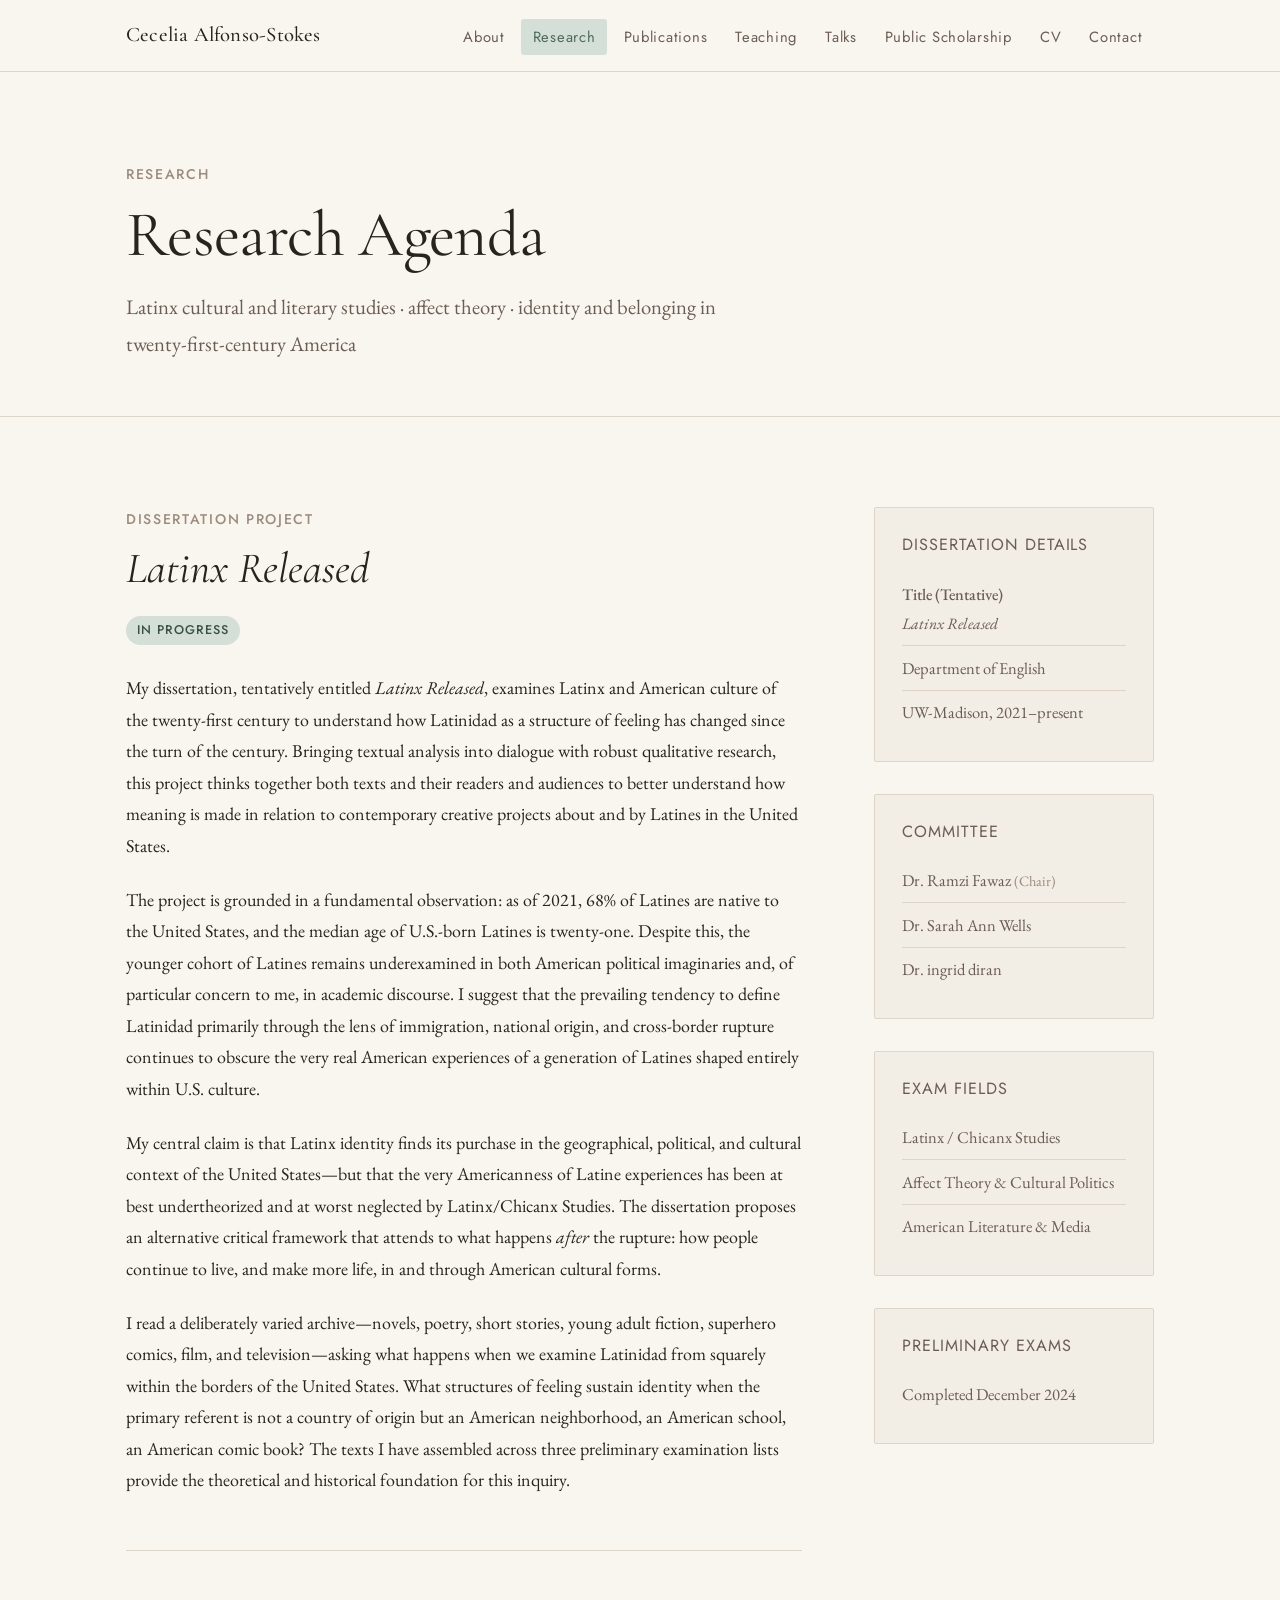
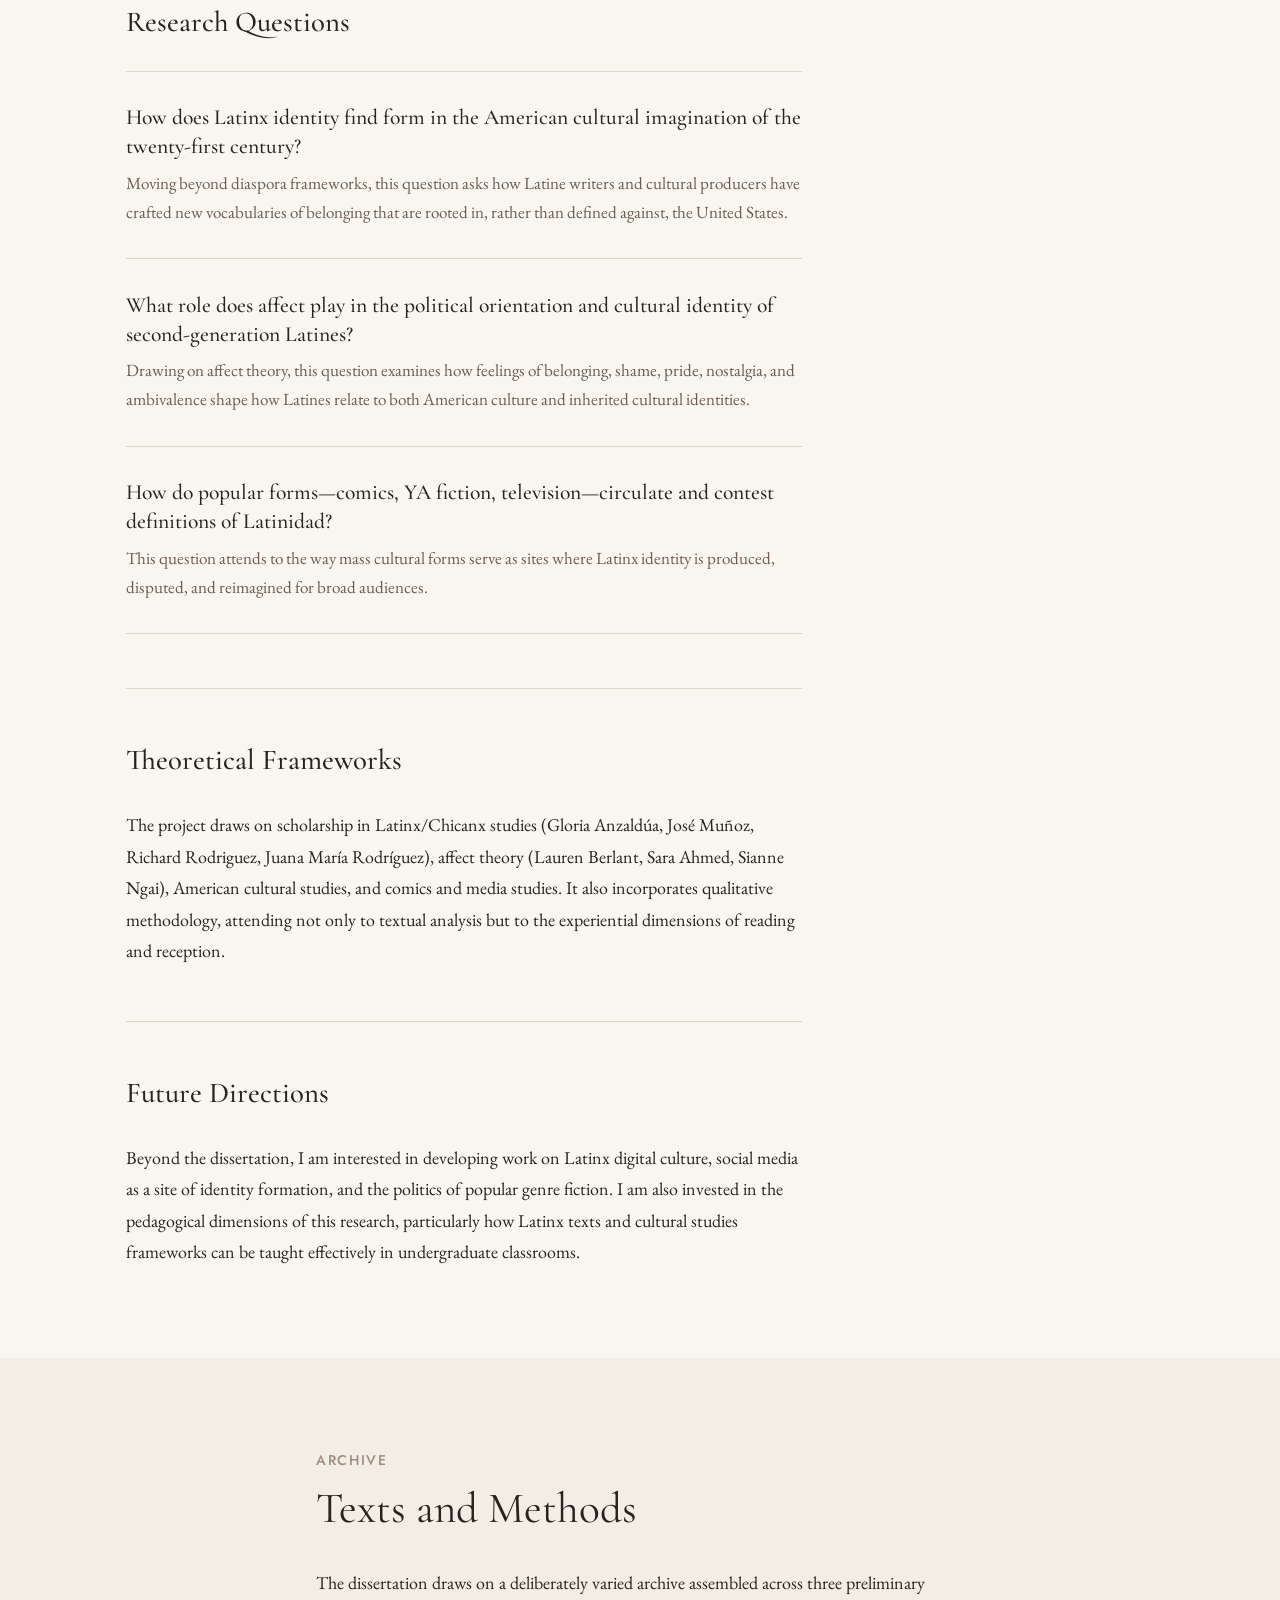
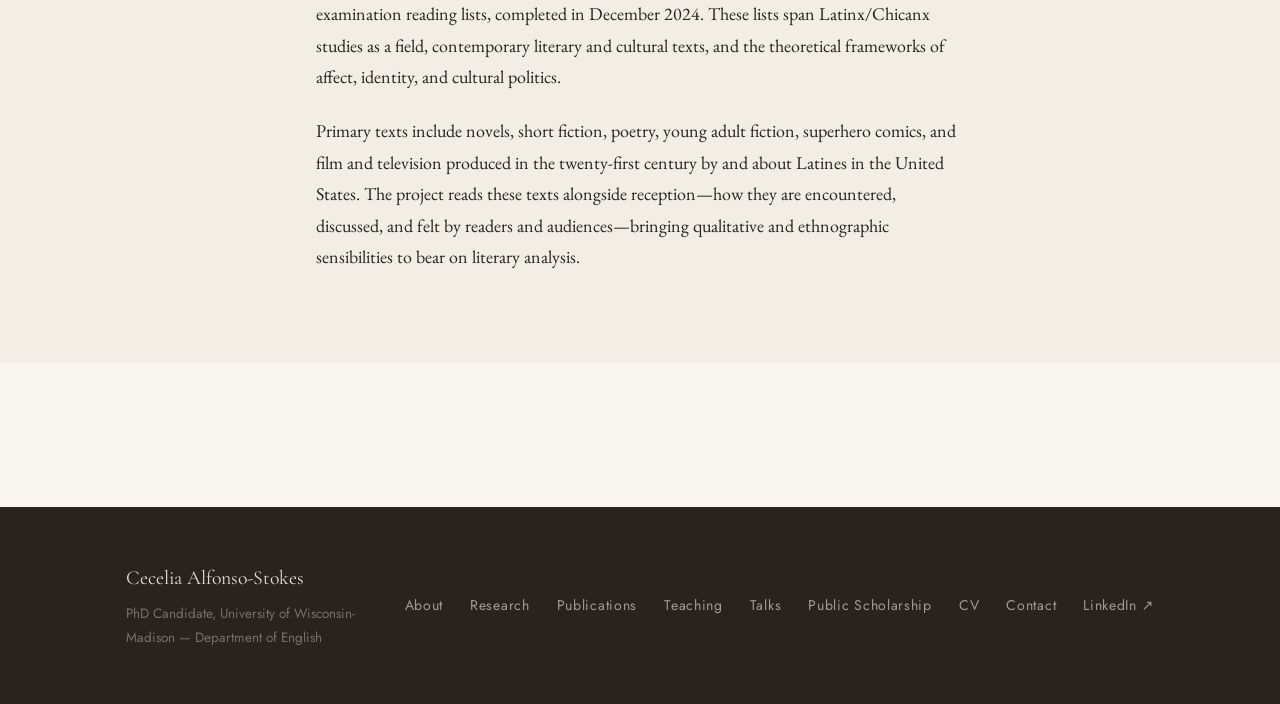
<file: research.html>
<!DOCTYPE html>
<html lang="en">
<head>
  <meta charset="UTF-8" />
  <meta name="viewport" content="width=device-width, initial-scale=1.0" />
  <title>Research | Cecelia Alfonso-Stokes</title>
  <meta name="description" content="Research by Cecelia Alfonso-Stokes — dissertation project on Latinx identity, affect, and twenty-first century American culture." />
  <link rel="icon" href="favicon.svg" type="image/svg+xml" />
  <link rel="stylesheet" href="css/style.css" />
</head>
<body>

  <nav class="site-nav" aria-label="Main navigation">
    <div class="nav-inner">
      <a href="index.html" class="nav-logo">Cecelia Alfonso-Stokes</a>
      <button class="nav-toggle" aria-label="Toggle navigation" aria-expanded="false">
        <span></span><span></span><span></span>
      </button>
      <ul class="nav-links" role="list">
        <li><a href="about.html">About</a></li>
        <li><a href="research.html" class="active">Research</a></li>
        <li><a href="publications.html">Publications</a></li>
        <li><a href="teaching.html">Teaching</a></li>
        <li><a href="talks.html">Talks</a></li>
        <li><a href="public-scholarship.html">Public Scholarship</a></li>
        <li><a href="cv.html">CV</a></li>
        <li><a href="contact.html">Contact</a></li>
      </ul>
    </div>
  </nav>

  <header class="page-header">
    <div class="container">
      <span class="eyebrow">Research</span>
      <h1>Research Agenda</h1>
      <p class="lead">Latinx cultural and literary studies &middot; affect theory &middot; identity and belonging in twenty-first-century America</p>
    </div>
  </header>

  <main>
    <!-- Dissertation -->
    <section class="section">
      <div class="container">
        <div class="sidebar-layout">
          <div>
            <span class="eyebrow">Dissertation Project</span>
            <h2 style="margin-bottom:1rem;"><em>Latinx Released</em></h2>
            <span class="badge badge--forthcoming" style="margin-bottom:1.5rem;">In Progress</span>

            <p>
              My dissertation, tentatively entitled <em>Latinx Released</em>, examines Latinx and American culture of the twenty-first century to understand how Latinidad as a structure of feeling has changed since the turn of the century. Bringing textual analysis into dialogue with robust qualitative research, this project thinks together both texts and their readers and audiences to better understand how meaning is made in relation to contemporary creative projects about and by Latines in the United States.
            </p>

            <p>
              The project is grounded in a fundamental observation: as of 2021, 68% of Latines are native to the United States, and the median age of U.S.-born Latines is twenty-one. Despite this, the younger cohort of Latines remains underexamined in both American political imaginaries and, of particular concern to me, in academic discourse. I suggest that the prevailing tendency to define Latinidad primarily through the lens of immigration, national origin, and cross-border rupture continues to obscure the very real American experiences of a generation of Latines shaped entirely within U.S. culture.
            </p>

            <p>
              My central claim is that Latinx identity finds its purchase in the geographical, political, and cultural context of the United States&mdash;but that the very Americanness of Latine experiences has been at best undertheorized and at worst neglected by Latinx/Chicanx Studies. The dissertation proposes an alternative critical framework that attends to what happens <em>after</em> the rupture: how people continue to live, and make more life, in and through American cultural forms.
            </p>

            <p>
              I read a deliberately varied archive&mdash;novels, poetry, short stories, young adult fiction, superhero comics, film, and television&mdash;asking what happens when we examine Latinidad from squarely within the borders of the United States. What structures of feeling sustain identity when the primary referent is not a country of origin but an American neighborhood, an American school, an American comic book? The texts I have assembled across three preliminary examination lists provide the theoretical and historical foundation for this inquiry.
            </p>

            <hr class="rule" />

            <h3 class="mb-md">Research Questions</h3>

            <div class="entry-list">
              <div class="entry">
                <p class="entry-title">How does Latinx identity find form in the American cultural imagination of the twenty-first century?</p>
                <p class="entry-desc">Moving beyond diaspora frameworks, this question asks how Latine writers and cultural producers have crafted new vocabularies of belonging that are rooted in, rather than defined against, the United States.</p>
              </div>
              <div class="entry">
                <p class="entry-title">What role does affect play in the political orientation and cultural identity of second-generation Latines?</p>
                <p class="entry-desc">Drawing on affect theory, this question examines how feelings of belonging, shame, pride, nostalgia, and ambivalence shape how Latines relate to both American culture and inherited cultural identities.</p>
              </div>
              <div class="entry">
                <p class="entry-title">How do popular forms&mdash;comics, YA fiction, television&mdash;circulate and contest definitions of Latinidad?</p>
                <p class="entry-desc">This question attends to the way mass cultural forms serve as sites where Latinx identity is produced, disputed, and reimagined for broad audiences.</p>
              </div>
            </div>

            <hr class="rule" />

            <h3 class="mb-md">Theoretical Frameworks</h3>
            <p>
              The project draws on scholarship in Latinx/Chicanx studies (Gloria Anzald&uacute;a, Jos&eacute; Mu&ntilde;oz, Richard Rodriguez, Juana Mar&iacute;a Rodr&iacute;guez), affect theory (Lauren Berlant, Sara Ahmed, Sianne Ngai), American cultural studies, and comics and media studies. It also incorporates qualitative methodology, attending not only to textual analysis but to the experiential dimensions of reading and reception.
            </p>

            <hr class="rule" />

            <h3 class="mb-md">Future Directions</h3>
            <p>
              Beyond the dissertation, I am interested in developing work on Latinx digital culture, social media as a site of identity formation, and the politics of popular genre fiction. I am also invested in the pedagogical dimensions of this research, particularly how Latinx texts and cultural studies frameworks can be taught effectively in undergraduate classrooms.
            </p>

          </div>

          <!-- Sidebar -->
          <aside>
            <div class="sidebar-box mb-md">
              <h5>Dissertation Details</h5>
              <ul>
                <li><strong style="font-size:0.9rem;">Title (Tentative)</strong><br><span style="font-style:italic; font-size:0.88rem; color:var(--color-text-mid);">Latinx Released</span></li>
                <li>Department of English</li>
                <li>UW-Madison, 2021&ndash;present</li>
              </ul>
            </div>

            <div class="sidebar-box mb-md">
              <h5>Committee</h5>
              <ul>
                <li>Dr. Ramzi Fawaz <span style="font-size:0.8rem; color:var(--color-text-light);">(Chair)</span></li>
                <li>Dr. Sarah Ann Wells</li>
                <li>Dr. ingrid diran</li>
              </ul>
            </div>

            <div class="sidebar-box mb-md">
              <h5>Exam Fields</h5>
              <ul>
                <li>Latinx / Chicanx Studies</li>
                <li>Affect Theory &amp; Cultural Politics</li>
                <li>American Literature &amp; Media</li>
              </ul>
            </div>

            <div class="sidebar-box">
              <h5>Preliminary Exams</h5>
              <ul>
                <li>Completed December 2024</li>
              </ul>
            </div>
          </aside>
        </div>
      </div>
    </section>

    <!-- Reading lists / archive -->
    <section class="section section--alt">
      <div class="container content-width">
        <span class="eyebrow">Archive</span>
        <h2 class="mb-md">Texts and Methods</h2>
        <p>
          The dissertation draws on a deliberately varied archive assembled across three preliminary examination reading lists, completed in December 2024. These lists span Latinx/Chicanx studies as a field, contemporary literary and cultural texts, and the theoretical frameworks of affect, identity, and cultural politics.
        </p>
        <p>
          Primary texts include novels, short fiction, poetry, young adult fiction, superhero comics, and film and television produced in the twenty-first century by and about Latines in the United States. The project reads these texts alongside reception&mdash;how they are encountered, discussed, and felt by readers and audiences&mdash;bringing qualitative and ethnographic sensibilities to bear on literary analysis.
        </p>
      </div>
    </section>
  </main>

  <footer class="site-footer">
    <div class="footer-inner">
      <div>
        <p class="footer-name">Cecelia Alfonso-Stokes</p>
        <p class="footer-copy">PhD Candidate, University of Wisconsin-Madison &mdash; Department of English</p>
      </div>
      <nav class="footer-links" aria-label="Footer navigation">
        <a href="about.html">About</a>
        <a href="research.html">Research</a>
        <a href="publications.html">Publications</a>
        <a href="teaching.html">Teaching</a>
        <a href="talks.html">Talks</a>
        <a href="public-scholarship.html">Public Scholarship</a>
        <a href="cv.html">CV</a>
        <a href="contact.html">Contact</a>
        <a href="https://www.linkedin.com/in/cecelia-alfonso-stokes-1997581bb/" target="_blank" rel="noopener">LinkedIn &#8599;</a>
      </nav>
    </div>
  </footer>

  <script src="js/main.js"></script>
  <script defer src="https://cdn.vercel-insights.com/v1/script.js"></script>
</body>
</html>
</file>
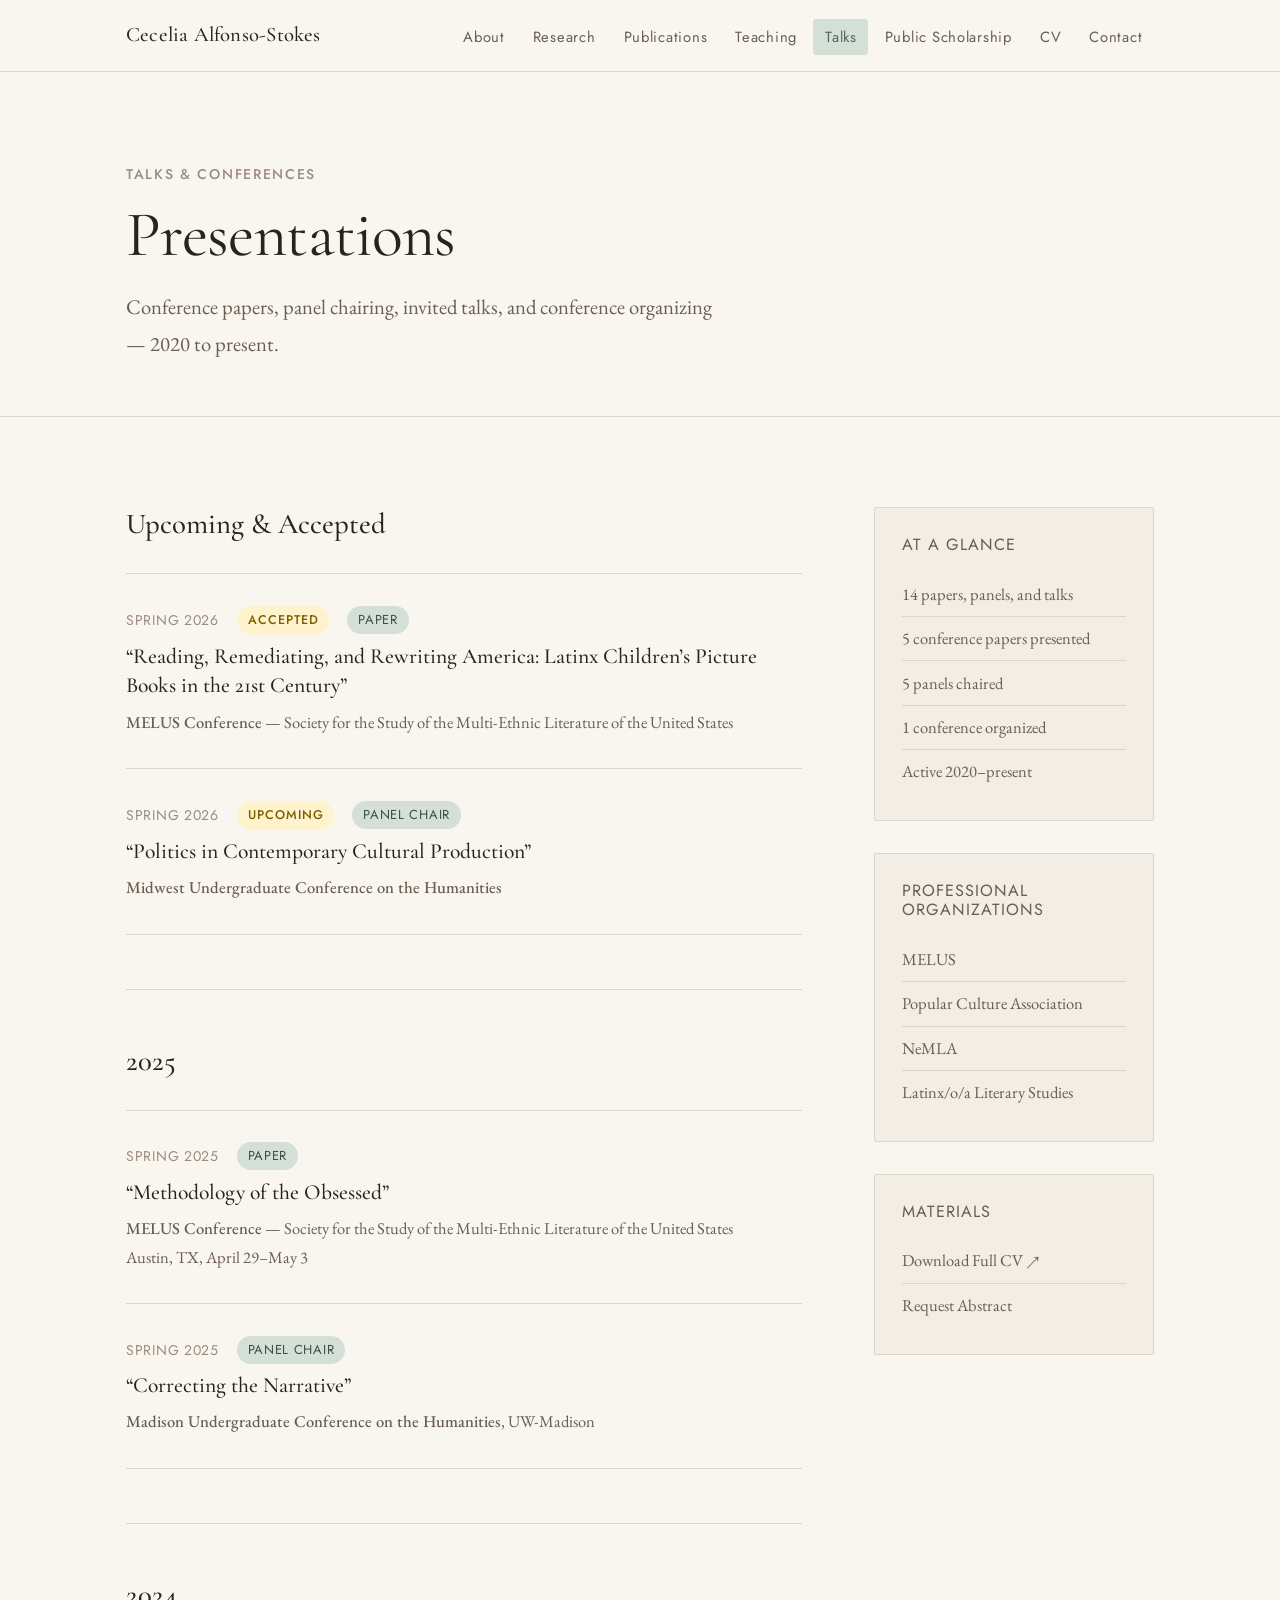
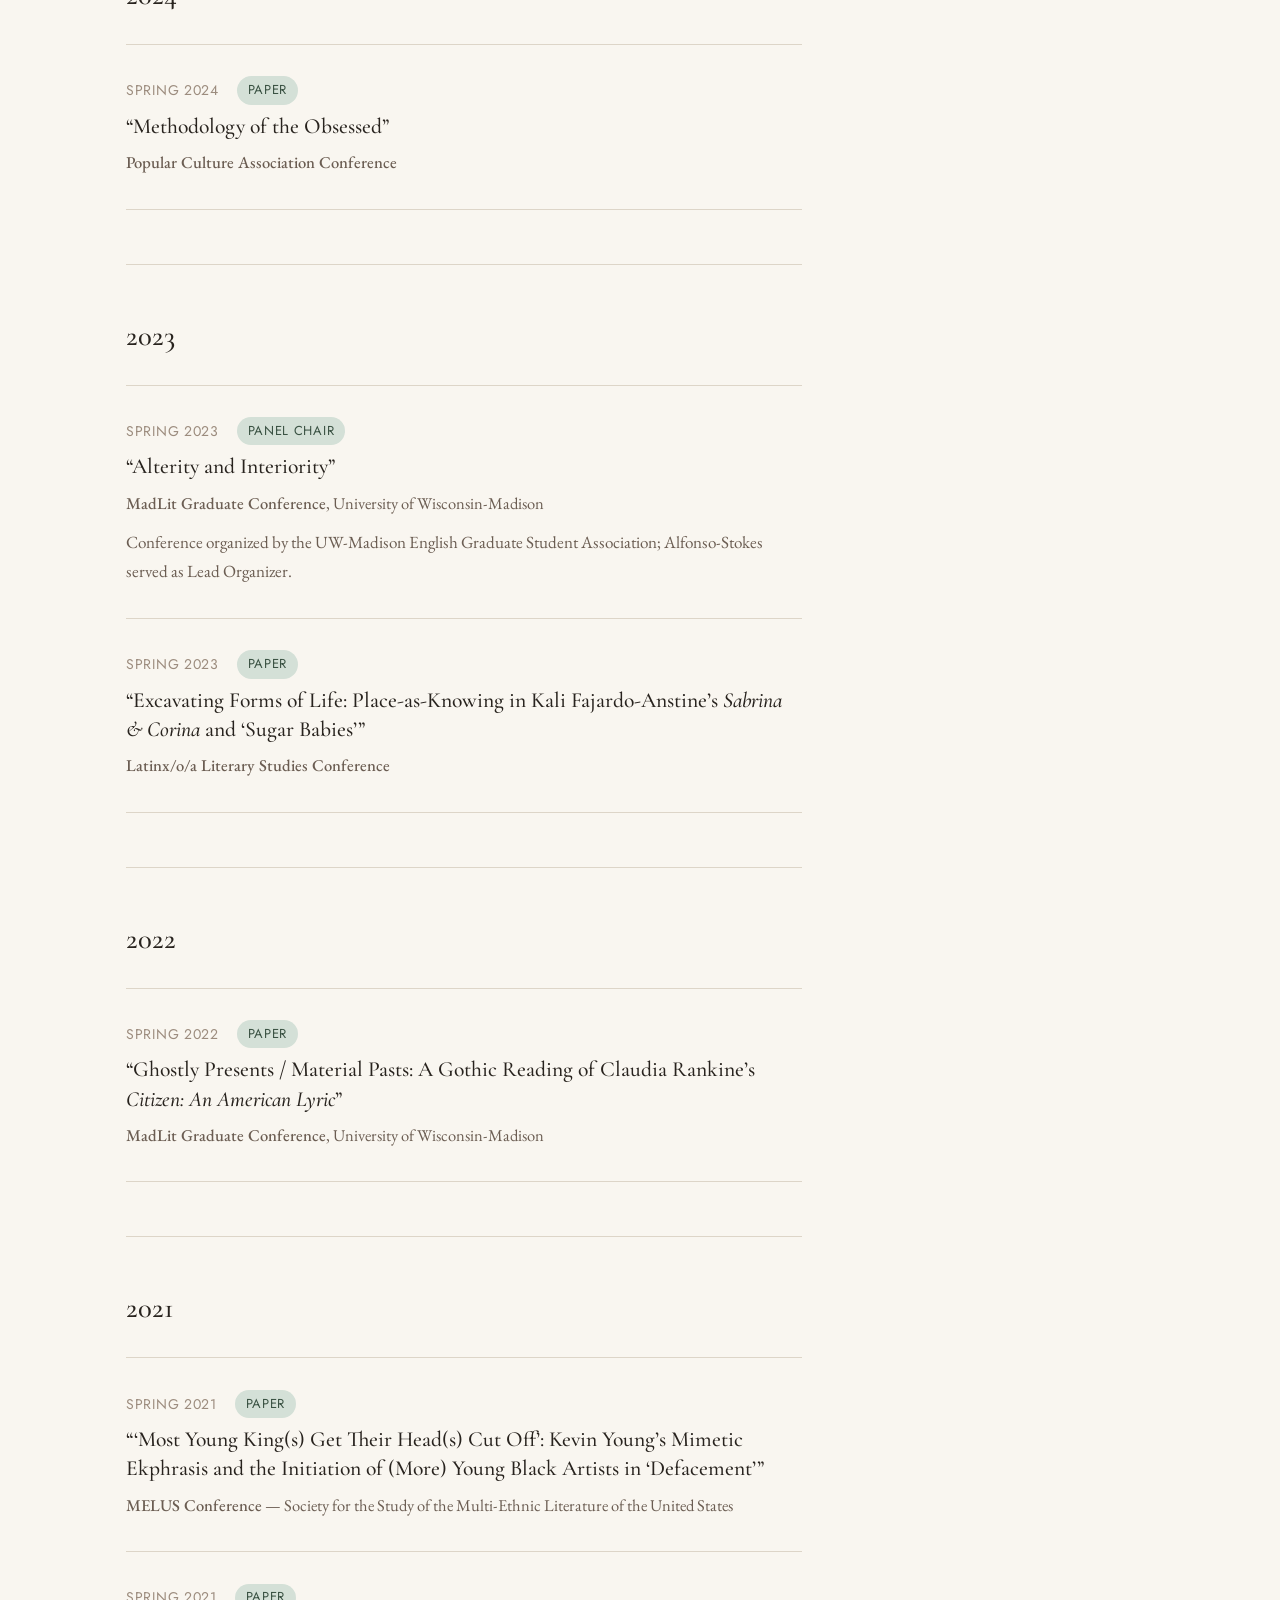
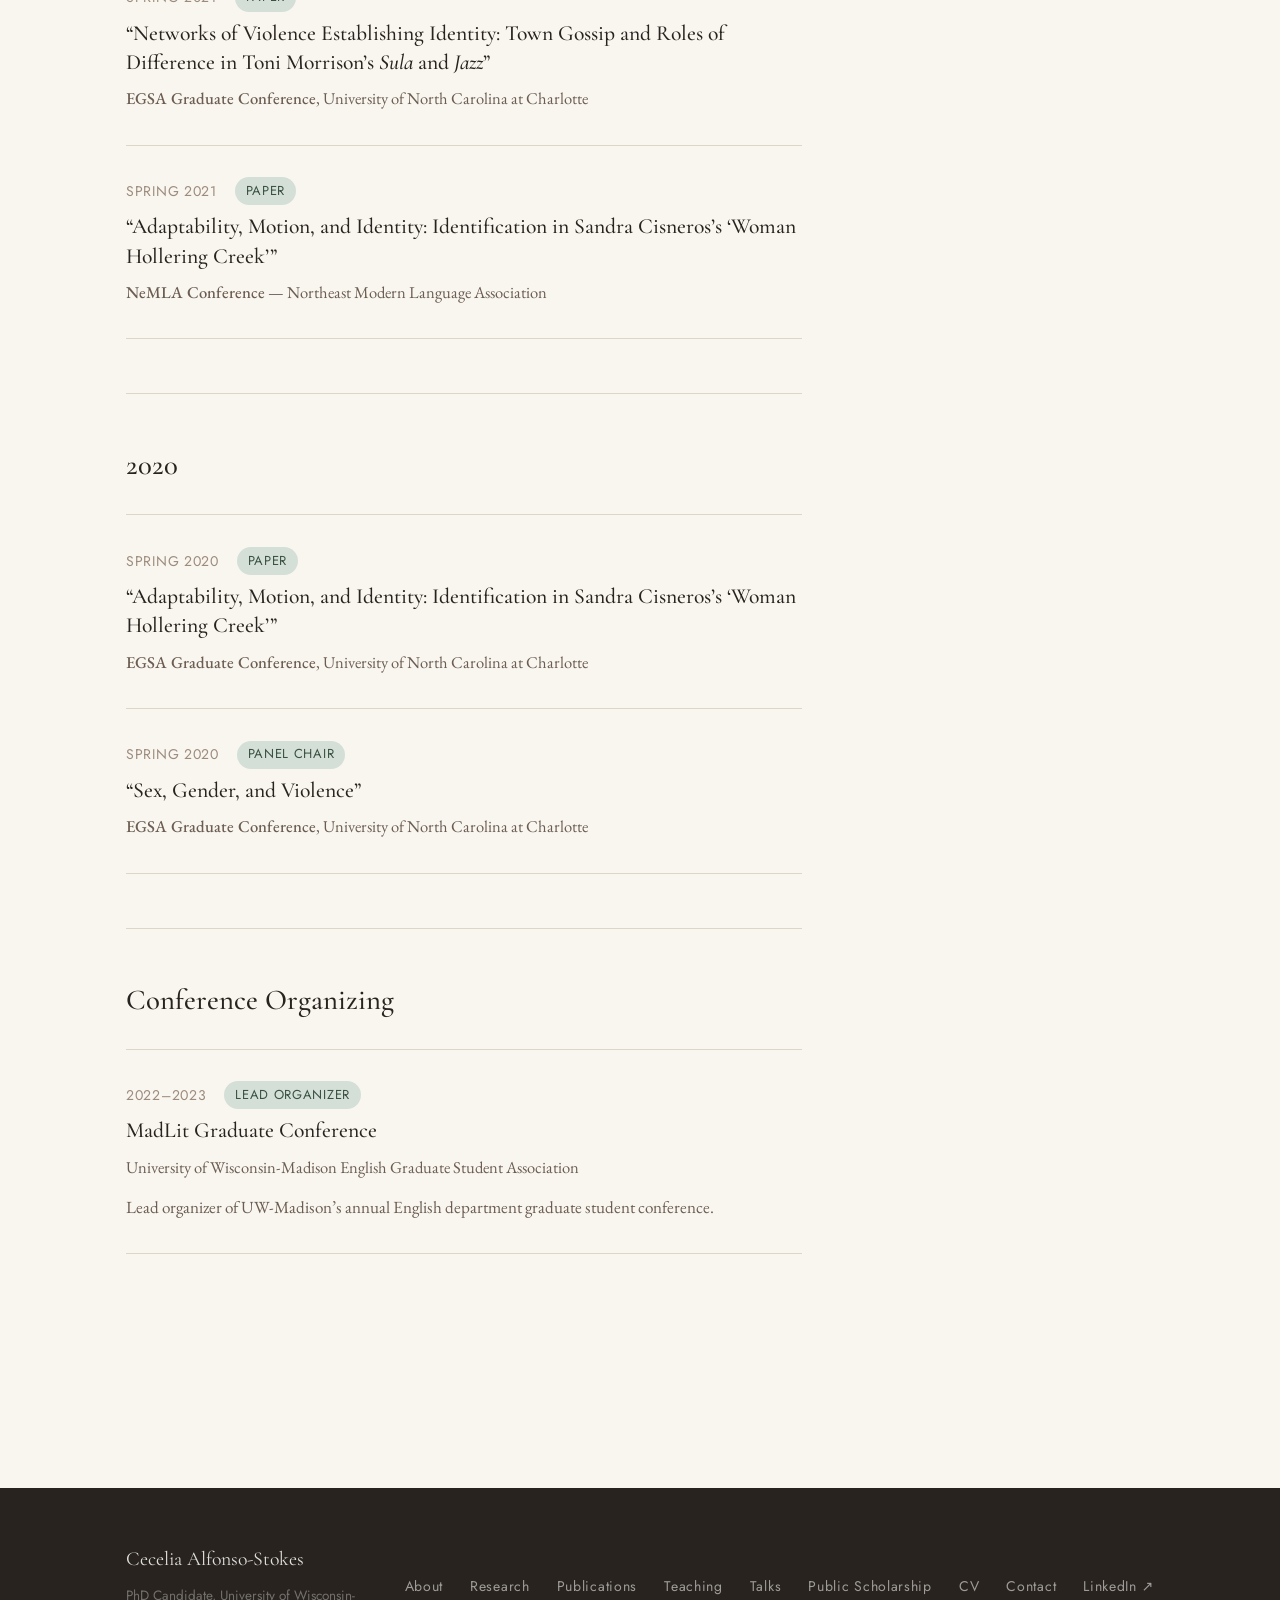
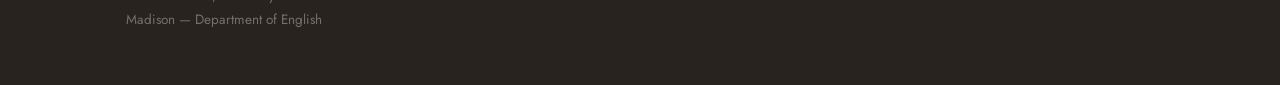
<file: talks.html>
<!DOCTYPE html>
<html lang="en">
<head>
  <meta charset="UTF-8" />
  <meta name="viewport" content="width=device-width, initial-scale=1.0" />
  <title>Talks &amp; Conferences | Cecelia Alfonso-Stokes</title>
  <meta name="description" content="Conference presentations and invited talks by Cecelia Alfonso-Stokes — Latinx literary and cultural studies scholar at UW-Madison." />
  <link rel="icon" href="favicon.svg" type="image/svg+xml" />
  <link rel="stylesheet" href="css/style.css" />
</head>
<body>

  <nav class="site-nav" aria-label="Main navigation">
    <div class="nav-inner">
      <a href="index.html" class="nav-logo">Cecelia Alfonso-Stokes</a>
      <button class="nav-toggle" aria-label="Toggle navigation" aria-expanded="false">
        <span></span><span></span><span></span>
      </button>
      <ul class="nav-links" role="list">
        <li><a href="about.html">About</a></li>
        <li><a href="research.html">Research</a></li>
        <li><a href="publications.html">Publications</a></li>
        <li><a href="teaching.html">Teaching</a></li>
        <li><a href="talks.html" class="active">Talks</a></li>
        <li><a href="public-scholarship.html">Public Scholarship</a></li>
        <li><a href="cv.html">CV</a></li>
        <li><a href="contact.html">Contact</a></li>
      </ul>
    </div>
  </nav>

  <header class="page-header">
    <div class="container">
      <span class="eyebrow">Talks &amp; Conferences</span>
      <h1>Presentations</h1>
      <p class="lead">Conference papers, panel chairing, invited talks, and conference organizing — 2020 to present.</p>
    </div>
  </header>

  <main>
    <section class="section">
      <div class="container">
        <div class="sidebar-layout">
          <div>

            <!-- Upcoming / Accepted -->
            <h3 class="mb-md">Upcoming &amp; Accepted</h3>
            <div class="entry-list">

              <div class="entry">
                <div class="entry-meta">
                  <span>Spring 2026</span>
                  <span class="badge badge--upcoming">Accepted</span>
                  <span class="tag">Paper</span>
                </div>
                <p class="entry-title">&ldquo;Reading, Remediating, and Rewriting America: Latinx Children&rsquo;s Picture Books in the 21st Century&rdquo;</p>
                <p class="entry-subtitle"><strong>MELUS Conference</strong> &mdash; Society for the Study of the Multi-Ethnic Literature of the United States</p>
              </div>

              <div class="entry">
                <div class="entry-meta">
                  <span>Spring 2026</span>
                  <span class="badge badge--upcoming">Upcoming</span>
                  <span class="tag">Panel Chair</span>
                </div>
                <p class="entry-title">&ldquo;Politics in Contemporary Cultural Production&rdquo;</p>
                <p class="entry-subtitle"><strong>Midwest Undergraduate Conference on the Humanities</strong></p>
              </div>

            </div>

            <hr class="rule" />

            <!-- 2025 -->
            <h3 class="mb-md">2025</h3>
            <div class="entry-list">

              <div class="entry">
                <div class="entry-meta">
                  <span>Spring 2025</span>
                  <span class="tag">Paper</span>
                </div>
                <p class="entry-title">&ldquo;Methodology of the Obsessed&rdquo;</p>
                <p class="entry-subtitle"><strong>MELUS Conference</strong> &mdash; Society for the Study of the Multi-Ethnic Literature of the United States<br>Austin, TX, April 29&ndash;May 3</p>
              </div>

              <div class="entry">
                <div class="entry-meta">
                  <span>Spring 2025</span>
                  <span class="tag">Panel Chair</span>
                </div>
                <p class="entry-title">&ldquo;Correcting the Narrative&rdquo;</p>
                <p class="entry-subtitle"><strong>Madison Undergraduate Conference on the Humanities</strong>, UW-Madison</p>
              </div>

            </div>

            <hr class="rule" />

            <!-- 2024 -->
            <h3 class="mb-md">2024</h3>
            <div class="entry-list">

              <div class="entry">
                <div class="entry-meta">
                  <span>Spring 2024</span>
                  <span class="tag">Paper</span>
                </div>
                <p class="entry-title">&ldquo;Methodology of the Obsessed&rdquo;</p>
                <p class="entry-subtitle"><strong>Popular Culture Association Conference</strong></p>
              </div>

            </div>

            <hr class="rule" />

            <!-- 2023 -->
            <h3 class="mb-md">2023</h3>
            <div class="entry-list">

              <div class="entry">
                <div class="entry-meta">
                  <span>Spring 2023</span>
                  <span class="tag">Panel Chair</span>
                </div>
                <p class="entry-title">&ldquo;Alterity and Interiority&rdquo;</p>
                <p class="entry-subtitle"><strong>MadLit Graduate Conference</strong>, University of Wisconsin-Madison</p>
                <p class="entry-desc">Conference organized by the UW-Madison English Graduate Student Association; Alfonso-Stokes served as Lead Organizer.</p>
              </div>

              <div class="entry">
                <div class="entry-meta">
                  <span>Spring 2023</span>
                  <span class="tag">Paper</span>
                </div>
                <p class="entry-title">&ldquo;Excavating Forms of Life: Place-as-Knowing in Kali Fajardo-Anstine&rsquo;s <em>Sabrina &amp; Corina</em> and &lsquo;Sugar Babies&rsquo;&rdquo;</p>
                <p class="entry-subtitle"><strong>Latinx/o/a Literary Studies Conference</strong></p>
              </div>

            </div>

            <hr class="rule" />

            <!-- 2022 -->
            <h3 class="mb-md">2022</h3>
            <div class="entry-list">

              <div class="entry">
                <div class="entry-meta">
                  <span>Spring 2022</span>
                  <span class="tag">Paper</span>
                </div>
                <p class="entry-title">&ldquo;Ghostly Presents / Material Pasts: A Gothic Reading of Claudia Rankine&rsquo;s <em>Citizen: An American Lyric</em>&rdquo;</p>
                <p class="entry-subtitle"><strong>MadLit Graduate Conference</strong>, University of Wisconsin-Madison</p>
              </div>

            </div>

            <hr class="rule" />

            <!-- 2021 -->
            <h3 class="mb-md">2021</h3>
            <div class="entry-list">

              <div class="entry">
                <div class="entry-meta">
                  <span>Spring 2021</span>
                  <span class="tag">Paper</span>
                </div>
                <p class="entry-title">&ldquo;&lsquo;Most Young King(s) Get Their Head(s) Cut Off&rsquo;: Kevin Young&rsquo;s Mimetic Ekphrasis and the Initiation of (More) Young Black Artists in &lsquo;Defacement&rsquo;&rdquo;</p>
                <p class="entry-subtitle"><strong>MELUS Conference</strong> &mdash; Society for the Study of the Multi-Ethnic Literature of the United States</p>
              </div>

              <div class="entry">
                <div class="entry-meta">
                  <span>Spring 2021</span>
                  <span class="tag">Paper</span>
                </div>
                <p class="entry-title">&ldquo;Networks of Violence Establishing Identity: Town Gossip and Roles of Difference in Toni Morrison&rsquo;s <em>Sula</em> and <em>Jazz</em>&rdquo;</p>
                <p class="entry-subtitle"><strong>EGSA Graduate Conference</strong>, University of North Carolina at Charlotte</p>
              </div>

              <div class="entry">
                <div class="entry-meta">
                  <span>Spring 2021</span>
                  <span class="tag">Paper</span>
                </div>
                <p class="entry-title">&ldquo;Adaptability, Motion, and Identity: Identification in Sandra Cisneros&rsquo;s &lsquo;Woman Hollering Creek&rsquo;&rdquo;</p>
                <p class="entry-subtitle"><strong>NeMLA Conference</strong> &mdash; Northeast Modern Language Association</p>
              </div>

            </div>

            <hr class="rule" />

            <!-- 2020 -->
            <h3 class="mb-md">2020</h3>
            <div class="entry-list">

              <div class="entry">
                <div class="entry-meta">
                  <span>Spring 2020</span>
                  <span class="tag">Paper</span>
                </div>
                <p class="entry-title">&ldquo;Adaptability, Motion, and Identity: Identification in Sandra Cisneros&rsquo;s &lsquo;Woman Hollering Creek&rsquo;&rdquo;</p>
                <p class="entry-subtitle"><strong>EGSA Graduate Conference</strong>, University of North Carolina at Charlotte</p>
              </div>

              <div class="entry">
                <div class="entry-meta">
                  <span>Spring 2020</span>
                  <span class="tag">Panel Chair</span>
                </div>
                <p class="entry-title">&ldquo;Sex, Gender, and Violence&rdquo;</p>
                <p class="entry-subtitle"><strong>EGSA Graduate Conference</strong>, University of North Carolina at Charlotte</p>
              </div>

            </div>

            <hr class="rule" />

            <!-- Conference Organizing -->
            <h3 class="mb-md">Conference Organizing</h3>
            <div class="entry-list">
              <div class="entry">
                <div class="entry-meta"><span>2022&ndash;2023</span><span class="tag">Lead Organizer</span></div>
                <p class="entry-title">MadLit Graduate Conference</p>
                <p class="entry-subtitle">University of Wisconsin-Madison English Graduate Student Association</p>
                <p class="entry-desc">Lead organizer of UW-Madison&rsquo;s annual English department graduate student conference.</p>
              </div>
            </div>

          </div>

          <!-- Sidebar -->
          <aside>
            <div class="sidebar-box mb-md">
              <h5>At a Glance</h5>
              <ul>
                <li>14 papers, panels, and talks</li>
                <li>5 conference papers presented</li>
                <li>5 panels chaired</li>
                <li>1 conference organized</li>
                <li>Active 2020&ndash;present</li>
              </ul>
            </div>

            <div class="sidebar-box mb-md">
              <h5>Professional Organizations</h5>
              <ul>
                <li>MELUS</li>
                <li>Popular Culture Association</li>
                <li>NeMLA</li>
                <li>Latinx/o/a Literary Studies</li>
              </ul>
            </div>

            <div class="sidebar-box">
              <h5>Materials</h5>
              <ul>
                <li><a href="files/cv.pdf" target="_blank" rel="noopener">Download Full CV &#8599;</a></li>
                <li><a href="contact.html">Request Abstract</a></li>
              </ul>
            </div>
          </aside>
        </div>
      </div>
    </section>
  </main>

  <footer class="site-footer">
    <div class="footer-inner">
      <div>
        <p class="footer-name">Cecelia Alfonso-Stokes</p>
        <p class="footer-copy">PhD Candidate, University of Wisconsin-Madison &mdash; Department of English</p>
      </div>
      <nav class="footer-links" aria-label="Footer navigation">
        <a href="about.html">About</a>
        <a href="research.html">Research</a>
        <a href="publications.html">Publications</a>
        <a href="teaching.html">Teaching</a>
        <a href="talks.html">Talks</a>
        <a href="public-scholarship.html">Public Scholarship</a>
        <a href="cv.html">CV</a>
        <a href="contact.html">Contact</a>
        <a href="https://www.linkedin.com/in/cecelia-alfonso-stokes-1997581bb/" target="_blank" rel="noopener">LinkedIn &#8599;</a>
      </nav>
    </div>
  </footer>

  <script src="js/main.js"></script>
  <script defer src="https://cdn.vercel-insights.com/v1/script.js"></script>
</body>
</html>
</file>
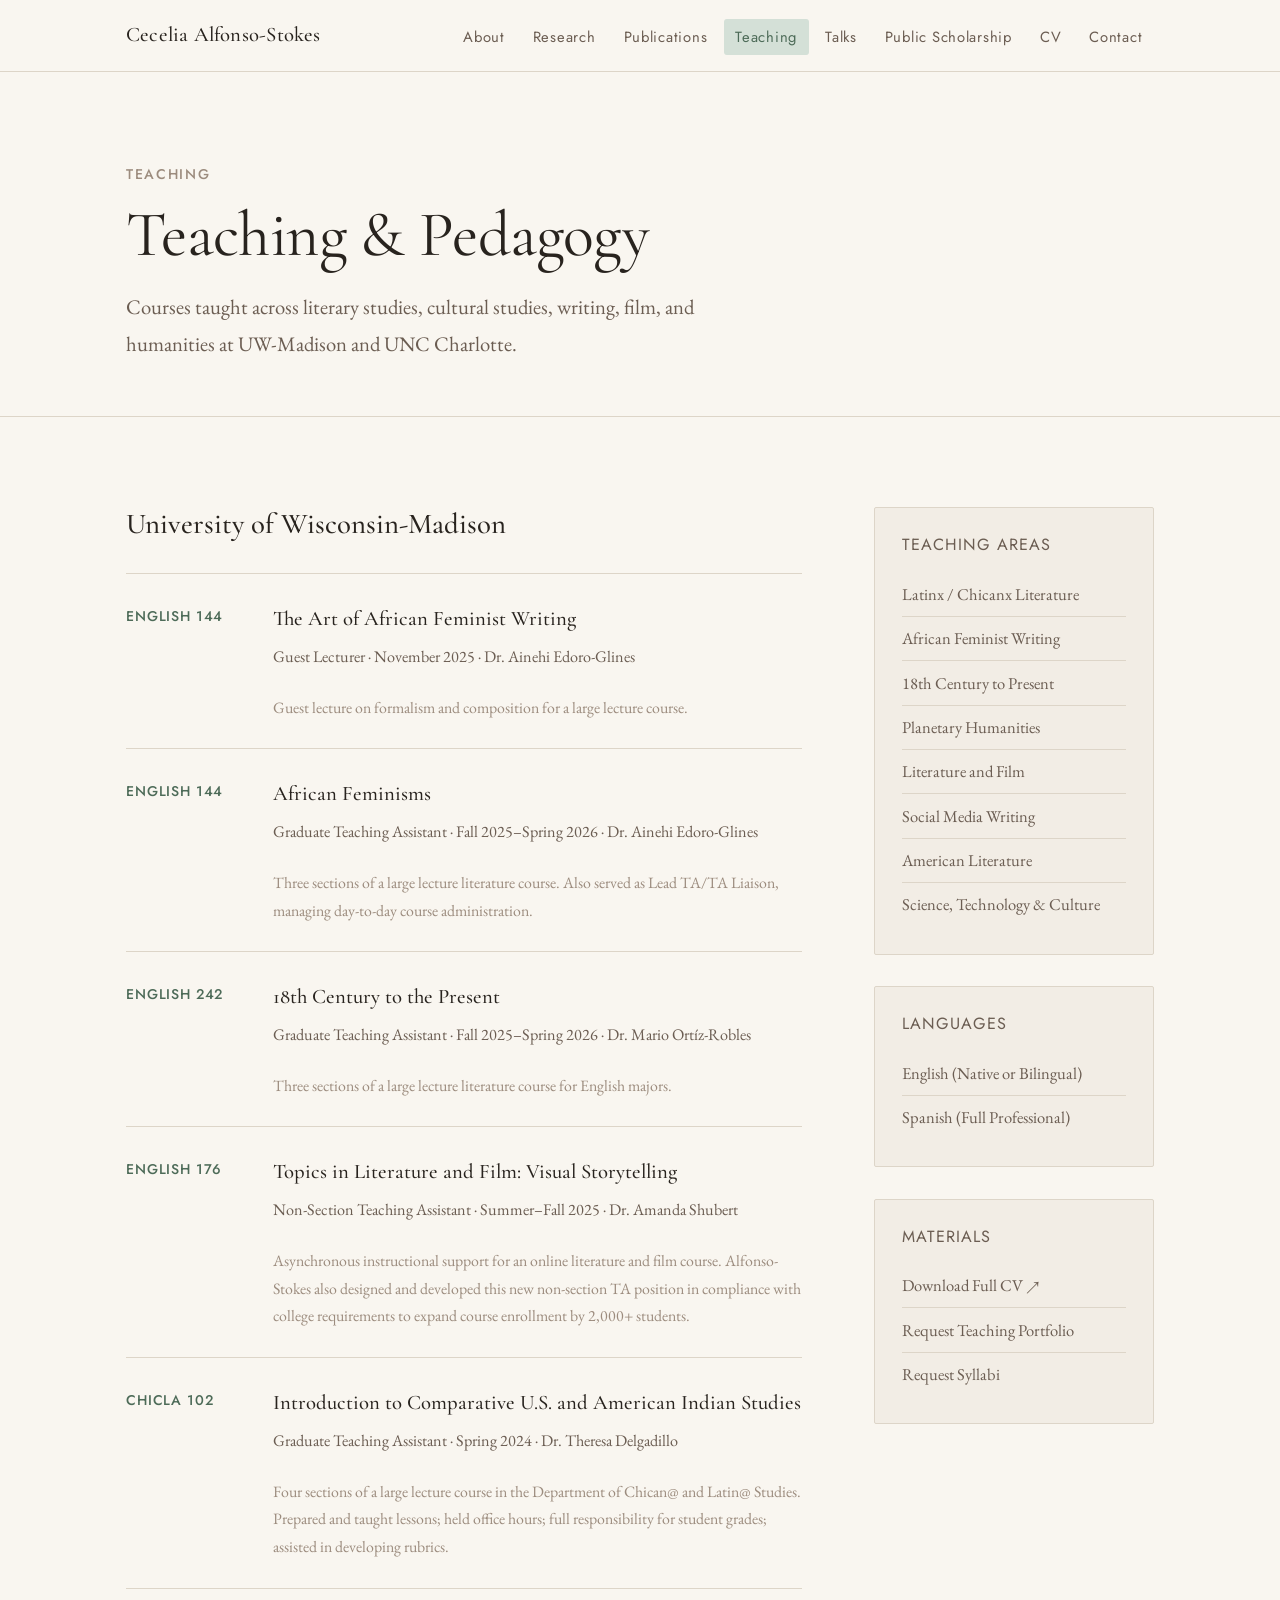
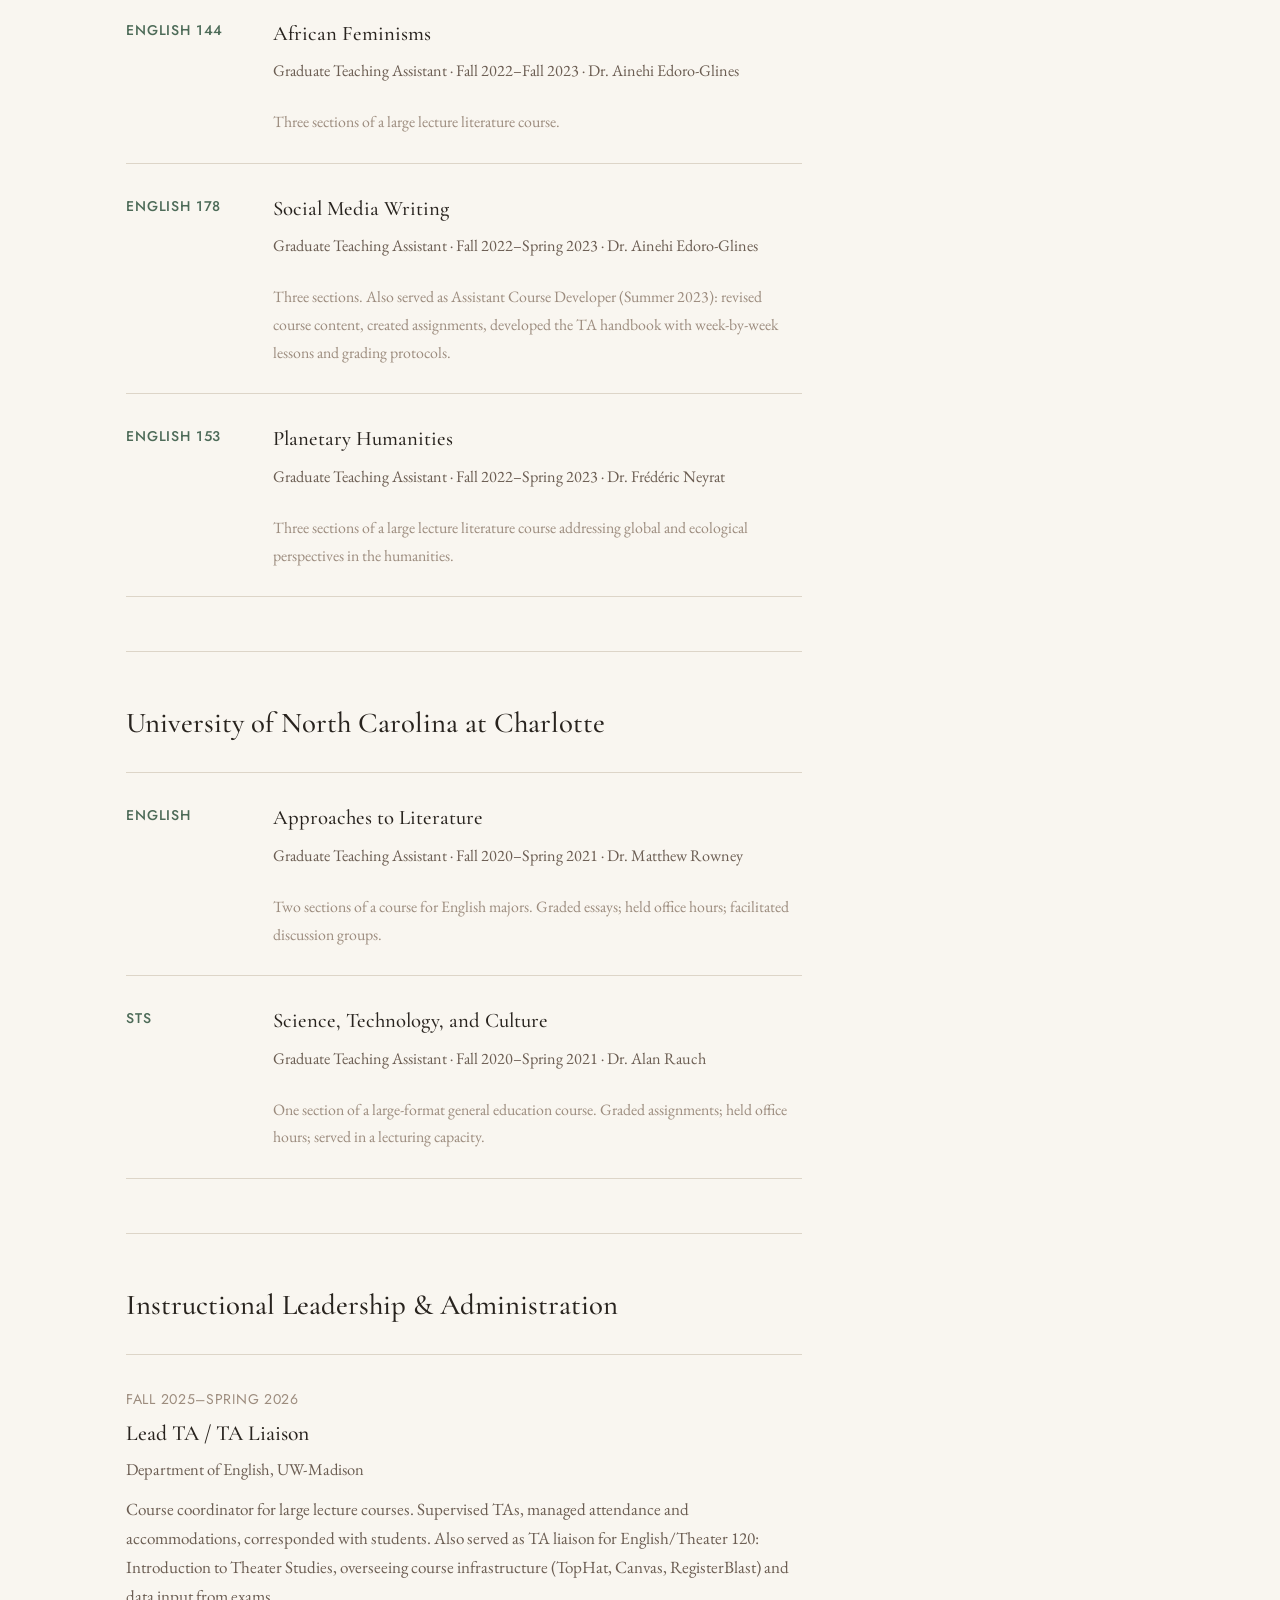
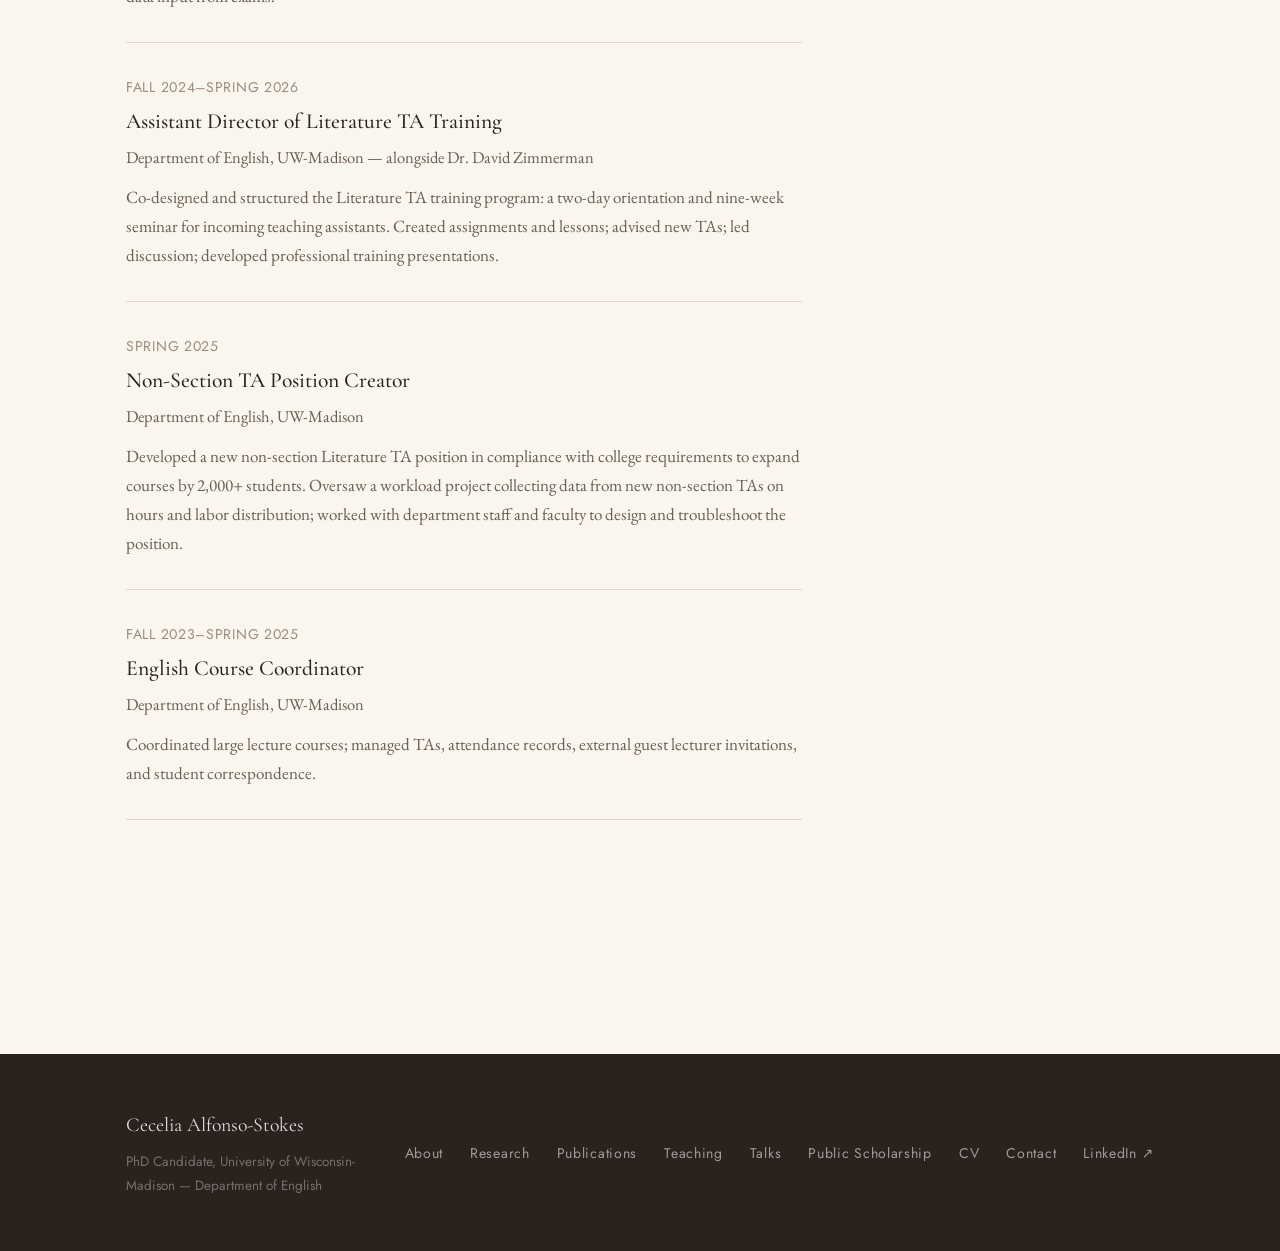
<file: teaching.html>
<!DOCTYPE html>
<html lang="en">
<head>
  <meta charset="UTF-8" />
  <meta name="viewport" content="width=device-width, initial-scale=1.0" />
  <title>Teaching | Cecelia Alfonso-Stokes</title>
  <meta name="description" content="Teaching experience and philosophy of Cecelia Alfonso-Stokes — PhD Candidate at UW-Madison." />
  <link rel="icon" href="favicon.svg" type="image/svg+xml" />
  <link rel="stylesheet" href="css/style.css" />
</head>
<body>

  <nav class="site-nav" aria-label="Main navigation">
    <div class="nav-inner">
      <a href="index.html" class="nav-logo">Cecelia Alfonso-Stokes</a>
      <button class="nav-toggle" aria-label="Toggle navigation" aria-expanded="false">
        <span></span><span></span><span></span>
      </button>
      <ul class="nav-links" role="list">
        <li><a href="about.html">About</a></li>
        <li><a href="research.html">Research</a></li>
        <li><a href="publications.html">Publications</a></li>
        <li><a href="teaching.html" class="active">Teaching</a></li>
        <li><a href="talks.html">Talks</a></li>
        <li><a href="public-scholarship.html">Public Scholarship</a></li>
        <li><a href="cv.html">CV</a></li>
        <li><a href="contact.html">Contact</a></li>
      </ul>
    </div>
  </nav>

  <header class="page-header">
    <div class="container">
      <span class="eyebrow">Teaching</span>
      <h1>Teaching &amp; Pedagogy</h1>
      <p class="lead">Courses taught across literary studies, cultural studies, writing, film, and humanities at UW-Madison and UNC Charlotte.</p>
    </div>
  </header>

  <main>
    <section class="section">
      <div class="container">
        <div class="sidebar-layout">
          <div>

            <!-- UW-Madison — Current -->
            <h3 class="mb-md">University of Wisconsin-Madison</h3>

            <div class="course-list">

              <div class="course">
                <div class="course-number">English 144</div>
                <div>
                  <p class="course-title">The Art of African Feminist Writing</p>
                  <p class="course-info">Guest Lecturer &middot; November 2025 &middot; Dr. Ainehi Edoro-Glines</p>
                  <p class="course-info" style="margin-top:0.4rem; font-size:0.88rem; color:var(--color-text-light);">Guest lecture on formalism and composition for a large lecture course.</p>
                </div>
              </div>

              <div class="course">
                <div class="course-number">English 144</div>
                <div>
                  <p class="course-title">African Feminisms</p>
                  <p class="course-info">Graduate Teaching Assistant &middot; Fall 2025&ndash;Spring 2026 &middot; Dr. Ainehi Edoro-Glines</p>
                  <p class="course-info" style="margin-top:0.4rem; font-size:0.88rem; color:var(--color-text-light);">Three sections of a large lecture literature course. Also served as Lead TA/TA Liaison, managing day-to-day course administration.</p>
                </div>
              </div>

              <div class="course">
                <div class="course-number">English 242</div>
                <div>
                  <p class="course-title">18th Century to the Present</p>
                  <p class="course-info">Graduate Teaching Assistant &middot; Fall 2025&ndash;Spring 2026 &middot; Dr. Mario Ort&iacute;z-Robles</p>
                  <p class="course-info" style="margin-top:0.4rem; font-size:0.88rem; color:var(--color-text-light);">Three sections of a large lecture literature course for English majors.</p>
                </div>
              </div>

              <div class="course">
                <div class="course-number">English 176</div>
                <div>
                  <p class="course-title">Topics in Literature and Film: Visual Storytelling</p>
                  <p class="course-info">Non-Section Teaching Assistant &middot; Summer&ndash;Fall 2025 &middot; Dr. Amanda Shubert</p>
                  <p class="course-info" style="margin-top:0.4rem; font-size:0.88rem; color:var(--color-text-light);">Asynchronous instructional support for an online literature and film course. Alfonso-Stokes also designed and developed this new non-section TA position in compliance with college requirements to expand course enrollment by 2,000+ students.</p>
                </div>
              </div>

              <div class="course">
                <div class="course-number">CHICLA 102</div>
                <div>
                  <p class="course-title">Introduction to Comparative U.S. and American Indian Studies</p>
                  <p class="course-info">Graduate Teaching Assistant &middot; Spring 2024 &middot; Dr. Theresa Delgadillo</p>
                  <p class="course-info" style="margin-top:0.4rem; font-size:0.88rem; color:var(--color-text-light);">Four sections of a large lecture course in the Department of Chican@ and Latin@ Studies. Prepared and taught lessons; held office hours; full responsibility for student grades; assisted in developing rubrics.</p>
                </div>
              </div>

              <div class="course">
                <div class="course-number">English 144</div>
                <div>
                  <p class="course-title">African Feminisms</p>
                  <p class="course-info">Graduate Teaching Assistant &middot; Fall 2022&ndash;Fall 2023 &middot; Dr. Ainehi Edoro-Glines</p>
                  <p class="course-info" style="margin-top:0.4rem; font-size:0.88rem; color:var(--color-text-light);">Three sections of a large lecture literature course.</p>
                </div>
              </div>

              <div class="course">
                <div class="course-number">English 178</div>
                <div>
                  <p class="course-title">Social Media Writing</p>
                  <p class="course-info">Graduate Teaching Assistant &middot; Fall 2022&ndash;Spring 2023 &middot; Dr. Ainehi Edoro-Glines</p>
                  <p class="course-info" style="margin-top:0.4rem; font-size:0.88rem; color:var(--color-text-light);">Three sections. Also served as Assistant Course Developer (Summer 2023): revised course content, created assignments, developed the TA handbook with week-by-week lessons and grading protocols.</p>
                </div>
              </div>

              <div class="course">
                <div class="course-number">English 153</div>
                <div>
                  <p class="course-title">Planetary Humanities</p>
                  <p class="course-info">Graduate Teaching Assistant &middot; Fall 2022&ndash;Spring 2023 &middot; Dr. Fr&eacute;d&eacute;ric Neyrat</p>
                  <p class="course-info" style="margin-top:0.4rem; font-size:0.88rem; color:var(--color-text-light);">Three sections of a large lecture literature course addressing global and ecological perspectives in the humanities.</p>
                </div>
              </div>

            </div>

            <hr class="rule" />

            <!-- UNC Charlotte -->
            <h3 class="mb-md">University of North Carolina at Charlotte</h3>
            <div class="course-list">

              <div class="course">
                <div class="course-number">English</div>
                <div>
                  <p class="course-title">Approaches to Literature</p>
                  <p class="course-info">Graduate Teaching Assistant &middot; Fall 2020&ndash;Spring 2021 &middot; Dr. Matthew Rowney</p>
                  <p class="course-info" style="margin-top:0.4rem; font-size:0.88rem; color:var(--color-text-light);">Two sections of a course for English majors. Graded essays; held office hours; facilitated discussion groups.</p>
                </div>
              </div>

              <div class="course">
                <div class="course-number">STS</div>
                <div>
                  <p class="course-title">Science, Technology, and Culture</p>
                  <p class="course-info">Graduate Teaching Assistant &middot; Fall 2020&ndash;Spring 2021 &middot; Dr. Alan Rauch</p>
                  <p class="course-info" style="margin-top:0.4rem; font-size:0.88rem; color:var(--color-text-light);">One section of a large-format general education course. Graded assignments; held office hours; served in a lecturing capacity.</p>
                </div>
              </div>

            </div>

            <hr class="rule" />

            <!-- Administrative and Leadership -->
            <h3 class="mb-md">Instructional Leadership &amp; Administration</h3>
            <div class="entry-list">

              <div class="entry">
                <div class="entry-meta"><span>Fall 2025&ndash;Spring 2026</span></div>
                <p class="entry-title">Lead TA / TA Liaison</p>
                <p class="entry-subtitle">Department of English, UW-Madison</p>
                <p class="entry-desc">Course coordinator for large lecture courses. Supervised TAs, managed attendance and accommodations, corresponded with students. Also served as TA liaison for English/Theater 120: Introduction to Theater Studies, overseeing course infrastructure (TopHat, Canvas, RegisterBlast) and data input from exams.</p>
              </div>

              <div class="entry">
                <div class="entry-meta"><span>Fall 2024&ndash;Spring 2026</span></div>
                <p class="entry-title">Assistant Director of Literature TA Training</p>
                <p class="entry-subtitle">Department of English, UW-Madison &mdash; alongside Dr. David Zimmerman</p>
                <p class="entry-desc">Co-designed and structured the Literature TA training program: a two-day orientation and nine-week seminar for incoming teaching assistants. Created assignments and lessons; advised new TAs; led discussion; developed professional training presentations.</p>
              </div>

              <div class="entry">
                <div class="entry-meta"><span>Spring 2025</span></div>
                <p class="entry-title">Non-Section TA Position Creator</p>
                <p class="entry-subtitle">Department of English, UW-Madison</p>
                <p class="entry-desc">Developed a new non-section Literature TA position in compliance with college requirements to expand courses by 2,000+ students. Oversaw a workload project collecting data from new non-section TAs on hours and labor distribution; worked with department staff and faculty to design and troubleshoot the position.</p>
              </div>

              <div class="entry">
                <div class="entry-meta"><span>Fall 2023&ndash;Spring 2025</span></div>
                <p class="entry-title">English Course Coordinator</p>
                <p class="entry-subtitle">Department of English, UW-Madison</p>
                <p class="entry-desc">Coordinated large lecture courses; managed TAs, attendance records, external guest lecturer invitations, and student correspondence.</p>
              </div>

            </div>

          </div>

          <!-- Sidebar -->
          <aside>
            <div class="sidebar-box mb-md">
              <h5>Teaching Areas</h5>
              <ul>
                <li>Latinx / Chicanx Literature</li>
                <li>African Feminist Writing</li>
                <li>18th Century to Present</li>
                <li>Planetary Humanities</li>
                <li>Literature and Film</li>
                <li>Social Media Writing</li>
                <li>American Literature</li>
                <li>Science, Technology &amp; Culture</li>
              </ul>
            </div>

            <div class="sidebar-box mb-md">
              <h5>Languages</h5>
              <ul>
                <li>English (Native or Bilingual)</li>
                <li>Spanish (Full Professional)</li>
              </ul>
            </div>

            <div class="sidebar-box">
              <h5>Materials</h5>
              <ul>
                <li><a href="files/cv.pdf" target="_blank" rel="noopener">Download Full CV &#8599;</a></li>
                <li><a href="contact.html">Request Teaching Portfolio</a></li>
                <li><a href="contact.html">Request Syllabi</a></li>
              </ul>
            </div>
          </aside>
        </div>
      </div>
    </section>
  </main>

  <footer class="site-footer">
    <div class="footer-inner">
      <div>
        <p class="footer-name">Cecelia Alfonso-Stokes</p>
        <p class="footer-copy">PhD Candidate, University of Wisconsin-Madison &mdash; Department of English</p>
      </div>
      <nav class="footer-links" aria-label="Footer navigation">
        <a href="about.html">About</a>
        <a href="research.html">Research</a>
        <a href="publications.html">Publications</a>
        <a href="teaching.html">Teaching</a>
        <a href="talks.html">Talks</a>
        <a href="public-scholarship.html">Public Scholarship</a>
        <a href="cv.html">CV</a>
        <a href="contact.html">Contact</a>
        <a href="https://www.linkedin.com/in/cecelia-alfonso-stokes-1997581bb/" target="_blank" rel="noopener">LinkedIn &#8599;</a>
      </nav>
    </div>
  </footer>

  <script src="js/main.js"></script>
  <script defer src="https://cdn.vercel-insights.com/v1/script.js"></script>
</body>
</html>
</file>
<file: css/style.css>
/* ============================================================
   CECELIA ALFONSO-STOKES — ACADEMIC WEBSITE
   style.css  |  Version 1.0
   Font pairing: Cormorant Garamond (headings) + EB Garamond (body) + Jost (UI)
   Palette: warm cream / charcoal / muted sage / dusty rose-tan
   ============================================================ */

/* --- Google Fonts Import --- */
@import url('https://fonts.googleapis.com/css2?family=Cormorant+Garamond:ital,wght@0,300;0,400;0,500;0,600;1,300;1,400;1,500&family=EB+Garamond:ital,wght@0,400;0,500;1,400;1,500&family=Jost:wght@300;400;500&display=swap');

/* --- CSS Custom Properties --- */
:root {
  /* Colors */
  --color-bg:          #f9f6f0;
  --color-bg-alt:      #f2ede5;
  --color-bg-white:    #ffffff;
  --color-text:        #28231e;
  --color-text-mid:    #6b5d52;
  --color-text-light:  #9c8c7e;
  --color-accent:      #4d6b58;       /* muted forest sage — primary accent */
  --color-accent-dark: #3a5243;       /* darker sage for hover states */
  --color-accent-pale: #d4e0d7;       /* very light sage for backgrounds */
  --color-rule:        #ddd5c8;       /* warm light rule lines */
  --color-rule-mid:    #c8bdb0;

  /* Typography */
  --font-display:  'Cormorant Garamond', Georgia, serif;
  --font-body:     'EB Garamond', Georgia, serif;
  --font-ui:       'Jost', system-ui, sans-serif;

  /* Spacing scale */
  --space-xs:   0.5rem;
  --space-sm:   1rem;
  --space-md:   1.75rem;
  --space-lg:   3rem;
  --space-xl:   5rem;
  --space-2xl:  8rem;

  /* Layout */
  --max-width:        1100px;
  --content-width:    720px;
  --nav-height:       72px;

  /* Transitions */
  --transition: 0.2s ease;
}

/* --- Reset & Base --- */
*, *::before, *::after {
  box-sizing: border-box;
  margin: 0;
  padding: 0;
}

html {
  font-size: 18px;
  scroll-behavior: smooth;
  -webkit-text-size-adjust: 100%;
}

body {
  background-color: var(--color-bg);
  color: var(--color-text);
  font-family: var(--font-body);
  font-size: 1rem;
  line-height: 1.75;
  font-weight: 400;
  min-height: 100vh;
}

img {
  max-width: 100%;
  height: auto;
  display: block;
}

a {
  color: var(--color-accent);
  text-decoration: none;
  transition: color var(--transition);
}

a:hover {
  color: var(--color-accent-dark);
}

ul, ol {
  list-style: none;
}

/* --- Typography --- */
h1, h2, h3, h4, h5, h6 {
  font-family: var(--font-display);
  font-weight: 400;
  line-height: 1.2;
  color: var(--color-text);
}

h1 { font-size: clamp(2.4rem, 5vw, 3.6rem); letter-spacing: -0.01em; }
h2 { font-size: clamp(1.8rem, 3.5vw, 2.4rem); }
h3 { font-size: clamp(1.3rem, 2.5vw, 1.6rem); font-weight: 500; }
h4 { font-size: 1.1rem; font-family: var(--font-ui); font-weight: 500; letter-spacing: 0.04em; text-transform: uppercase; }
h5 { font-size: 0.9rem; font-family: var(--font-ui); font-weight: 400; letter-spacing: 0.06em; text-transform: uppercase; color: var(--color-text-mid); }

p {
  margin-bottom: 1.25rem;
}

p:last-child {
  margin-bottom: 0;
}

em, i {
  font-style: italic;
}

strong {
  font-weight: 500;
}

blockquote {
  border-left: 3px solid var(--color-accent);
  padding-left: 1.5rem;
  margin: 2rem 0;
  color: var(--color-text-mid);
  font-style: italic;
  font-size: 1.1rem;
}

.eyebrow {
  font-family: var(--font-ui);
  font-size: 0.78rem;
  font-weight: 500;
  letter-spacing: 0.12em;
  text-transform: uppercase;
  color: var(--color-text-light);
  display: block;
  margin-bottom: 0.6rem;
}

.lead {
  font-size: 1.15rem;
  line-height: 1.8;
  color: var(--color-text-mid);
}

/* --- Layout Utilities --- */
.container {
  width: 100%;
  max-width: var(--max-width);
  margin-left: auto;
  margin-right: auto;
  padding-left: 2rem;
  padding-right: 2rem;
}

.content-width {
  max-width: var(--content-width);
}

.section {
  padding-top: var(--space-xl);
  padding-bottom: var(--space-xl);
}

.section--alt {
  background-color: var(--color-bg-alt);
}

.section--white {
  background-color: var(--color-bg-white);
}

.rule {
  border: none;
  border-top: 1px solid var(--color-rule);
  margin: var(--space-lg) 0;
}

.rule--short {
  width: 48px;
  border-top: 2px solid var(--color-accent);
  margin: var(--space-md) 0;
}

/* --- Navigation --- */
.site-nav {
  position: sticky;
  top: 0;
  z-index: 100;
  background-color: var(--color-bg);
  border-bottom: 1px solid var(--color-rule);
  height: var(--nav-height);
  display: flex;
  align-items: center;
}

.nav-inner {
  display: flex;
  align-items: center;
  justify-content: space-between;
  width: 100%;
  max-width: var(--max-width);
  margin: 0 auto;
  padding: 0 2rem;
}

.nav-logo {
  font-family: var(--font-display);
  font-size: 1.15rem;
  font-weight: 500;
  color: var(--color-text);
  letter-spacing: 0.01em;
  white-space: nowrap;
}

.nav-logo:hover {
  color: var(--color-accent);
}

.nav-links {
  display: flex;
  align-items: center;
  gap: 0.25rem;
}

.nav-links a {
  font-family: var(--font-ui);
  font-size: 0.82rem;
  font-weight: 400;
  letter-spacing: 0.05em;
  color: var(--color-text-mid);
  padding: 0.4rem 0.65rem;
  border-radius: 3px;
  transition: color var(--transition), background-color var(--transition);
}

.nav-links a:hover,
.nav-links a.active {
  color: var(--color-accent);
  background-color: var(--color-accent-pale);
}

/* Hamburger */
.nav-toggle {
  display: none;
  flex-direction: column;
  gap: 5px;
  background: none;
  border: none;
  cursor: pointer;
  padding: 4px;
  z-index: 200;
}

.nav-toggle span {
  display: block;
  width: 24px;
  height: 1.5px;
  background-color: var(--color-text);
  transition: transform var(--transition), opacity var(--transition);
}

.nav-toggle.open span:nth-child(1) { transform: translateY(6.5px) rotate(45deg); }
.nav-toggle.open span:nth-child(2) { opacity: 0; }
.nav-toggle.open span:nth-child(3) { transform: translateY(-6.5px) rotate(-45deg); }

/* --- Buttons --- */
.btn {
  display: inline-flex;
  align-items: center;
  gap: 0.5rem;
  font-family: var(--font-ui);
  font-size: 0.82rem;
  font-weight: 500;
  letter-spacing: 0.07em;
  text-transform: uppercase;
  padding: 0.65rem 1.4rem;
  border-radius: 2px;
  border: 1.5px solid transparent;
  cursor: pointer;
  transition: all var(--transition);
  text-decoration: none;
}

.btn--primary {
  background-color: var(--color-accent);
  color: #fff;
  border-color: var(--color-accent);
}

.btn--primary:hover {
  background-color: var(--color-accent-dark);
  border-color: var(--color-accent-dark);
  color: #fff;
}

.btn--outline {
  background-color: transparent;
  color: var(--color-accent);
  border-color: var(--color-accent);
}

.btn--outline:hover {
  background-color: var(--color-accent);
  color: #fff;
}

.btn--ghost {
  background-color: transparent;
  color: var(--color-text-mid);
  border-color: var(--color-rule-mid);
}

.btn--ghost:hover {
  border-color: var(--color-accent);
  color: var(--color-accent);
}

.btn-group {
  display: flex;
  flex-wrap: wrap;
  gap: 0.75rem;
  align-items: center;
}

/* --- Quick Links Row --- */
.quick-links {
  display: flex;
  flex-wrap: wrap;
  gap: 0.6rem;
}

.quick-link {
  font-family: var(--font-ui);
  font-size: 0.78rem;
  font-weight: 400;
  letter-spacing: 0.05em;
  color: var(--color-text-mid);
  border: 1px solid var(--color-rule-mid);
  padding: 0.3rem 0.8rem;
  border-radius: 100px;
  transition: all var(--transition);
}

.quick-link:hover {
  color: var(--color-accent);
  border-color: var(--color-accent);
  background-color: var(--color-accent-pale);
}

/* --- Hero / Home --- */
.hero {
  padding-top: var(--space-2xl);
  padding-bottom: var(--space-xl);
  border-bottom: 1px solid var(--color-rule);
}

.hero-grid {
  display: grid;
  grid-template-columns: 1fr 320px;
  gap: 4rem;
  align-items: start;
}

.hero-name {
  font-size: clamp(2.8rem, 6vw, 4.2rem);
  font-weight: 300;
  line-height: 1.05;
  letter-spacing: -0.02em;
  margin-bottom: 1rem;
}

.hero-name em {
  font-style: italic;
  color: var(--color-accent);
}

.hero-title {
  font-family: var(--font-ui);
  font-size: 0.85rem;
  letter-spacing: 0.1em;
  text-transform: uppercase;
  color: var(--color-text-mid);
  margin-bottom: var(--space-md);
}

.hero-bio {
  font-size: 1.1rem;
  line-height: 1.8;
  color: var(--color-text);
  max-width: 600px;
  margin-bottom: var(--space-md);
}

.hero-photo {
  width: 100%;
  aspect-ratio: 3 / 4;
  object-fit: cover;
  object-position: top center;
  border-radius: 2px;
  filter: grayscale(8%);
}

.hero-photo-placeholder {
  width: 100%;
  aspect-ratio: 3 / 4;
  background-color: var(--color-bg-alt);
  border: 1px solid var(--color-rule);
  border-radius: 2px;
  display: flex;
  align-items: center;
  justify-content: center;
  color: var(--color-text-light);
  font-family: var(--font-ui);
  font-size: 0.8rem;
  text-align: center;
  padding: 1rem;
}

/* --- Page Header (inner pages) --- */
.page-header {
  padding-top: var(--space-xl);
  padding-bottom: var(--space-lg);
  border-bottom: 1px solid var(--color-rule);
}

.page-header h1 {
  margin-bottom: 0.75rem;
}

.page-header .lead {
  max-width: 600px;
}

/* --- Featured Card (home page) --- */
.featured-card {
  background-color: var(--color-bg-white);
  border: 1px solid var(--color-rule);
  border-left: 4px solid var(--color-accent);
  padding: 2rem 2.25rem;
  border-radius: 0 2px 2px 0;
}

.featured-card h3 {
  margin-bottom: 0.75rem;
}

.featured-card p {
  color: var(--color-text-mid);
  font-size: 0.98rem;
}

/* --- Grid Layouts --- */
.two-col {
  display: grid;
  grid-template-columns: 1fr 1fr;
  gap: var(--space-lg);
}

.three-col {
  display: grid;
  grid-template-columns: repeat(3, 1fr);
  gap: var(--space-md);
}

.sidebar-layout {
  display: grid;
  grid-template-columns: 1fr 280px;
  gap: 4rem;
  align-items: start;
}

.sidebar-layout--reverse {
  grid-template-columns: 280px 1fr;
}

/* --- Cards --- */
.card {
  padding: 1.5rem;
  background-color: var(--color-bg-white);
  border: 1px solid var(--color-rule);
  border-radius: 2px;
  transition: box-shadow var(--transition), border-color var(--transition);
}

.card:hover {
  box-shadow: 0 2px 16px rgba(0,0,0,0.06);
  border-color: var(--color-rule-mid);
}

/* --- Entry List (publications, talks, etc.) --- */
.entry-list {
  display: flex;
  flex-direction: column;
  gap: 0;
}

.entry {
  padding: 1.75rem 0;
  border-bottom: 1px solid var(--color-rule);
}

.entry:first-child {
  border-top: 1px solid var(--color-rule);
}

.entry-meta {
  font-family: var(--font-ui);
  font-size: 0.78rem;
  letter-spacing: 0.05em;
  text-transform: uppercase;
  color: var(--color-text-light);
  margin-bottom: 0.4rem;
  display: flex;
  gap: 1rem;
  flex-wrap: wrap;
  align-items: center;
}

.entry-meta .tag {
  background-color: var(--color-accent-pale);
  color: var(--color-accent-dark);
  padding: 0.15rem 0.6rem;
  border-radius: 100px;
  font-size: 0.72rem;
}

.entry-title {
  font-family: var(--font-display);
  font-size: 1.2rem;
  font-weight: 500;
  margin-bottom: 0.4rem;
  line-height: 1.35;
}

.entry-title em {
  font-style: italic;
}

.entry-subtitle {
  font-size: 0.92rem;
  color: var(--color-text-mid);
  margin-bottom: 0.6rem;
}

.entry-desc {
  font-size: 0.95rem;
  color: var(--color-text-mid);
  line-height: 1.7;
}

.entry-link {
  font-family: var(--font-ui);
  font-size: 0.78rem;
  font-weight: 500;
  letter-spacing: 0.05em;
  text-transform: uppercase;
  color: var(--color-accent);
  margin-top: 0.75rem;
  display: inline-block;
}

.entry-link:hover {
  color: var(--color-accent-dark);
}

/* --- Placeholder styling --- */
.placeholder {
  background-color: var(--color-bg-alt);
  border: 1px dashed var(--color-rule-mid);
  border-radius: 2px;
  padding: 1.5rem;
  color: var(--color-text-light);
  font-family: var(--font-ui);
  font-size: 0.85rem;
  font-style: italic;
}

.placeholder::before {
  content: "[ PLACEHOLDER ] ";
  font-weight: 500;
  color: var(--color-accent);
  font-style: normal;
}

/* --- Teaching courses --- */
.course-list {
  display: flex;
  flex-direction: column;
  gap: 0;
}

.course {
  padding: 1.5rem 0;
  border-bottom: 1px solid var(--color-rule);
  display: grid;
  grid-template-columns: 120px 1fr;
  gap: 1.5rem;
  align-items: start;
}

.course:first-child {
  border-top: 1px solid var(--color-rule);
}

.course-number {
  font-family: var(--font-ui);
  font-size: 0.78rem;
  letter-spacing: 0.06em;
  text-transform: uppercase;
  color: var(--color-accent);
  font-weight: 500;
  padding-top: 0.15rem;
}

.course-title {
  font-family: var(--font-display);
  font-size: 1.15rem;
  font-weight: 500;
  margin-bottom: 0.3rem;
}

.course-info {
  font-size: 0.9rem;
  color: var(--color-text-mid);
}

/* --- Sidebar box --- */
.sidebar-box {
  background-color: var(--color-bg-alt);
  border: 1px solid var(--color-rule);
  padding: 1.5rem;
  border-radius: 2px;
}

.sidebar-box h5 {
  margin-bottom: 1rem;
}

.sidebar-box ul li {
  padding: 0.4rem 0;
  border-bottom: 1px solid var(--color-rule);
  font-size: 0.92rem;
  color: var(--color-text-mid);
}

.sidebar-box ul li:last-child {
  border-bottom: none;
}

.sidebar-box ul li a {
  color: var(--color-text-mid);
}

.sidebar-box ul li a:hover {
  color: var(--color-accent);
}

/* --- Contact --- */
.contact-grid {
  display: grid;
  grid-template-columns: 1fr 1fr;
  gap: var(--space-lg);
  align-items: start;
}

.contact-item {
  display: flex;
  flex-direction: column;
  gap: 0.2rem;
}

.contact-label {
  font-family: var(--font-ui);
  font-size: 0.75rem;
  letter-spacing: 0.1em;
  text-transform: uppercase;
  color: var(--color-text-light);
}

.contact-value {
  font-size: 1rem;
  color: var(--color-text);
}

.contact-value a {
  color: var(--color-text);
  border-bottom: 1px solid var(--color-rule-mid);
  transition: border-color var(--transition), color var(--transition);
}

.contact-value a:hover {
  color: var(--color-accent);
  border-color: var(--color-accent);
}

/* --- Home section grid --- */
.home-sections {
  display: grid;
  grid-template-columns: 1fr 1fr;
  gap: 2px;
  background-color: var(--color-rule);
  border: 1px solid var(--color-rule);
}

.home-section-block {
  background-color: var(--color-bg);
  padding: 2.5rem;
}

.home-section-block h4 {
  margin-bottom: 0.75rem;
  color: var(--color-accent);
}

.home-section-block p {
  font-size: 0.95rem;
  color: var(--color-text-mid);
  margin-bottom: 1rem;
}

/* --- Footer --- */
.site-footer {
  background-color: var(--color-text);
  color: rgba(255,255,255,0.55);
  padding: 3rem 0;
  margin-top: var(--space-2xl);
}

.footer-inner {
  max-width: var(--max-width);
  margin: 0 auto;
  padding: 0 2rem;
  display: grid;
  grid-template-columns: 1fr auto;
  gap: 2rem;
  align-items: center;
}

.footer-name {
  font-family: var(--font-display);
  font-size: 1.1rem;
  color: rgba(255,255,255,0.85);
  font-weight: 400;
  margin-bottom: 0.4rem;
}

.footer-links {
  display: flex;
  gap: 1.5rem;
  flex-wrap: wrap;
}

.footer-links a {
  font-family: var(--font-ui);
  font-size: 0.78rem;
  letter-spacing: 0.05em;
  color: rgba(255,255,255,0.55);
  transition: color var(--transition);
}

.footer-links a:hover {
  color: rgba(255,255,255,0.9);
}

.footer-copy {
  font-family: var(--font-ui);
  font-size: 0.75rem;
  color: rgba(255,255,255,0.35);
  margin-top: 0.35rem;
}

/* --- Icon links --- */
.icon-link {
  display: inline-flex;
  align-items: center;
  gap: 0.4rem;
  font-family: var(--font-ui);
  font-size: 0.82rem;
  font-weight: 400;
  color: var(--color-text-mid);
  transition: color var(--transition);
}

.icon-link:hover {
  color: var(--color-accent);
}

.icon-link svg {
  width: 16px;
  height: 16px;
  flex-shrink: 0;
}

/* --- Status badge --- */
.badge {
  display: inline-block;
  font-family: var(--font-ui);
  font-size: 0.7rem;
  font-weight: 500;
  letter-spacing: 0.08em;
  text-transform: uppercase;
  padding: 0.2rem 0.6rem;
  border-radius: 100px;
}

.badge--upcoming {
  background-color: #fff3cd;
  color: #7a5f00;
}

.badge--forthcoming {
  background-color: var(--color-accent-pale);
  color: var(--color-accent-dark);
}

.badge--wip {
  background-color: #fde8e4;
  color: #8b3a2f;
}

/* --- CV page --- */
.cv-section {
  margin-bottom: var(--space-lg);
}

.cv-section-title {
  font-family: var(--font-ui);
  font-size: 0.75rem;
  font-weight: 500;
  letter-spacing: 0.14em;
  text-transform: uppercase;
  color: var(--color-accent);
  padding-bottom: 0.6rem;
  border-bottom: 1.5px solid var(--color-accent);
  margin-bottom: 1.25rem;
}

.cv-row {
  display: grid;
  grid-template-columns: 140px 1fr;
  gap: 1.5rem;
  padding: 0.85rem 0;
  border-bottom: 1px solid var(--color-rule);
}

.cv-row:last-child {
  border-bottom: none;
}

.cv-year {
  font-family: var(--font-ui);
  font-size: 0.82rem;
  color: var(--color-text-light);
  padding-top: 0.15rem;
}

.cv-detail strong {
  font-family: var(--font-display);
  font-size: 1.05rem;
  font-weight: 500;
  display: block;
  margin-bottom: 0.15rem;
}

.cv-detail span {
  font-size: 0.88rem;
  color: var(--color-text-mid);
  display: block;
}

/* --- Utility --- */
.text-center { text-align: center; }
.text-right { text-align: right; }
.mb-sm { margin-bottom: var(--space-sm); }
.mb-md { margin-bottom: var(--space-md); }
.mb-lg { margin-bottom: var(--space-lg); }
.mt-sm { margin-top: var(--space-sm); }
.mt-md { margin-top: var(--space-md); }
.mt-lg { margin-top: var(--space-lg); }

.visually-hidden {
  position: absolute;
  width: 1px;
  height: 1px;
  padding: 0;
  margin: -1px;
  overflow: hidden;
  clip: rect(0,0,0,0);
  white-space: nowrap;
  border: 0;
}

/* ============================================================
   RESPONSIVE
   ============================================================ */

/* Tablet / medium */
@media (max-width: 900px) {
  html { font-size: 17px; }

  .hero-grid {
    grid-template-columns: 1fr;
    gap: 2.5rem;
  }

  .hero-photo,
  .hero-photo-placeholder {
    max-width: 280px;
    aspect-ratio: 1 / 1;
    object-position: top center;
  }

  .two-col {
    grid-template-columns: 1fr;
    gap: var(--space-md);
  }

  .three-col {
    grid-template-columns: 1fr 1fr;
  }

  .sidebar-layout {
    grid-template-columns: 1fr;
    gap: var(--space-lg);
  }

  .sidebar-layout--reverse {
    grid-template-columns: 1fr;
  }

  .contact-grid {
    grid-template-columns: 1fr;
    gap: var(--space-md);
  }

  .home-sections {
    grid-template-columns: 1fr;
  }

  .course {
    grid-template-columns: 1fr;
    gap: 0.4rem;
  }

  .footer-inner {
    grid-template-columns: 1fr;
  }
}

/* Mobile */
@media (max-width: 640px) {
  html { font-size: 16px; }

  .container {
    padding-left: 1.25rem;
    padding-right: 1.25rem;
  }

  .nav-links {
    display: none;
    position: fixed;
    top: var(--nav-height);
    left: 0;
    right: 0;
    bottom: 0;
    background-color: var(--color-bg);
    flex-direction: column;
    align-items: flex-start;
    justify-content: flex-start;
    padding: 2rem 1.5rem;
    gap: 0.25rem;
    border-top: 1px solid var(--color-rule);
    overflow-y: auto;
  }

  .nav-links.open {
    display: flex;
  }

  .nav-links a {
    font-size: 1rem;
    padding: 0.75rem 1rem;
    width: 100%;
    border-radius: 4px;
  }

  .nav-toggle {
    display: flex;
  }

  .section {
    padding-top: var(--space-lg);
    padding-bottom: var(--space-lg);
  }

  .hero {
    padding-top: var(--space-lg);
  }

  .hero-photo,
  .hero-photo-placeholder {
    max-width: 200px;
    aspect-ratio: 1 / 1;
  }

  .three-col {
    grid-template-columns: 1fr;
  }

  .cv-row {
    grid-template-columns: 1fr;
    gap: 0.25rem;
  }

  .home-section-block {
    padding: 1.5rem;
  }

  .btn-group {
    flex-direction: column;
    align-items: flex-start;
  }
}
</file>
